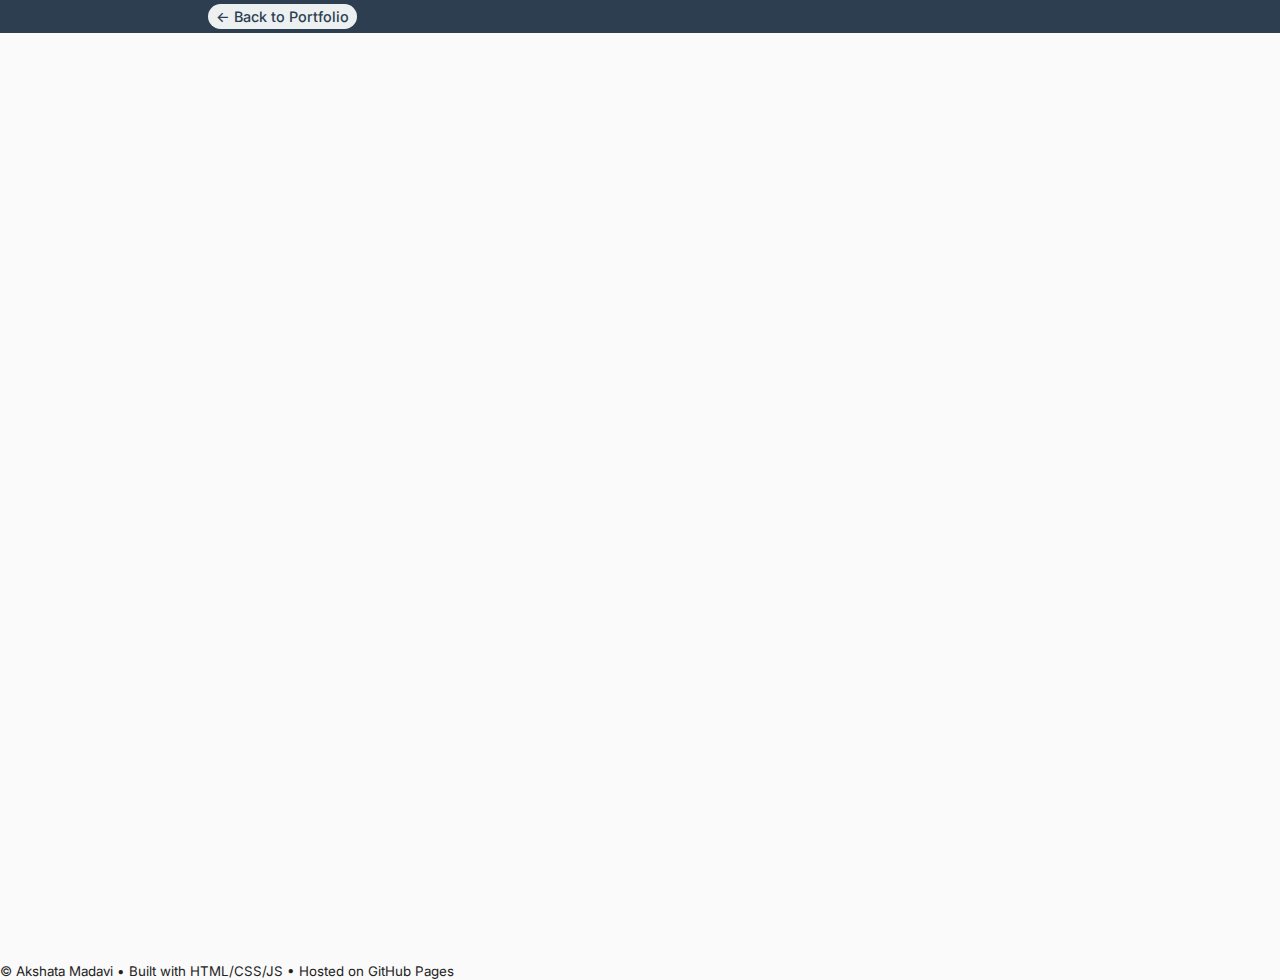
<file: resume/index.html>
<!DOCTYPE html>
<html lang="en">
<head>
  <meta charset="utf-8" />
  <meta name="viewport" content="width=device-width, initial-scale=1" />
  <title>Akshata Madavi • Resume</title>
  <meta name="description" content="Akshata Madavi – Data Engineer | ML Enthusiast | Resume" />
  <meta name="keywords" content="Akshata Madavi, Data Engineer, ML Enthusiast, Resume" />
  <meta name="author" content="Akshata Madavi" />
  <link rel="canonical" href="https://akshata4.github.io/resume" />
   <link rel="icon" href="../assets/akshata.jpeg" />
  <!-- Open Graph -->
  <meta property="og:title" content="Akshata Madavi • Resume" />
  <meta property="og:description" content="Data Engineer | ML Enthusiast | Resume" />
  <meta property="og:image" content="https://akshata4.github.io/assets/akshata.jpeg" />
  <meta property="og:url" content="https://akshata4.github.io/resume" />
  <meta property="og:type" content="website" />
  <!-- Twitter Card -->
  <meta name="twitter:card" content="summary_large_image" />
  <meta name="twitter:title" content="Akshata Madavi • Resume" />
  <meta name="twitter:description" content="Data Engineer | ML Enthusiast | Resume" />
  <meta name="twitter:image" content="https://akshata4.github.io/assets/akshata.jpeg" />
  <link rel="preconnect" href="https://fonts.googleapis.com">
  <link rel="preconnect" href="https://fonts.gstatic.com" crossorigin>
  <link href="https://fonts.googleapis.com/css2?family=Inter:wght@300;400;500;600;700&display=swap" rel="stylesheet">
   <link rel="stylesheet" href="../style.css" />
</head>
<body>
   <header class="site-header">
     <nav class="nav" role="tablist" aria-label="Portfolio sections">
       <a href="/" class="nav-link">← Back to Portfolio</a>
     </nav>
   </header>

  <main>
    <section id="resume" class="tab active" role="tabpanel" aria-labelledby="resume-tab">
      <h2>Resume</h2>
      <div class="resume-actions">
         <a class="btn" href="../assets/resume.pdf" download>Download PDF</a>
      </div>
      <div class="pdf-embed">
           <embed src="../assets/resume.pdf" type="application/pdf" />
      </div>
    </section>
  </main>

  <footer class="site-footer">
    <small>© <span id="year"></span> Akshata Madavi • Built with HTML/CSS/JS • Hosted on GitHub Pages</small>
  </footer>

   <script src="../script.js"></script>
</body>
</html>
</file>
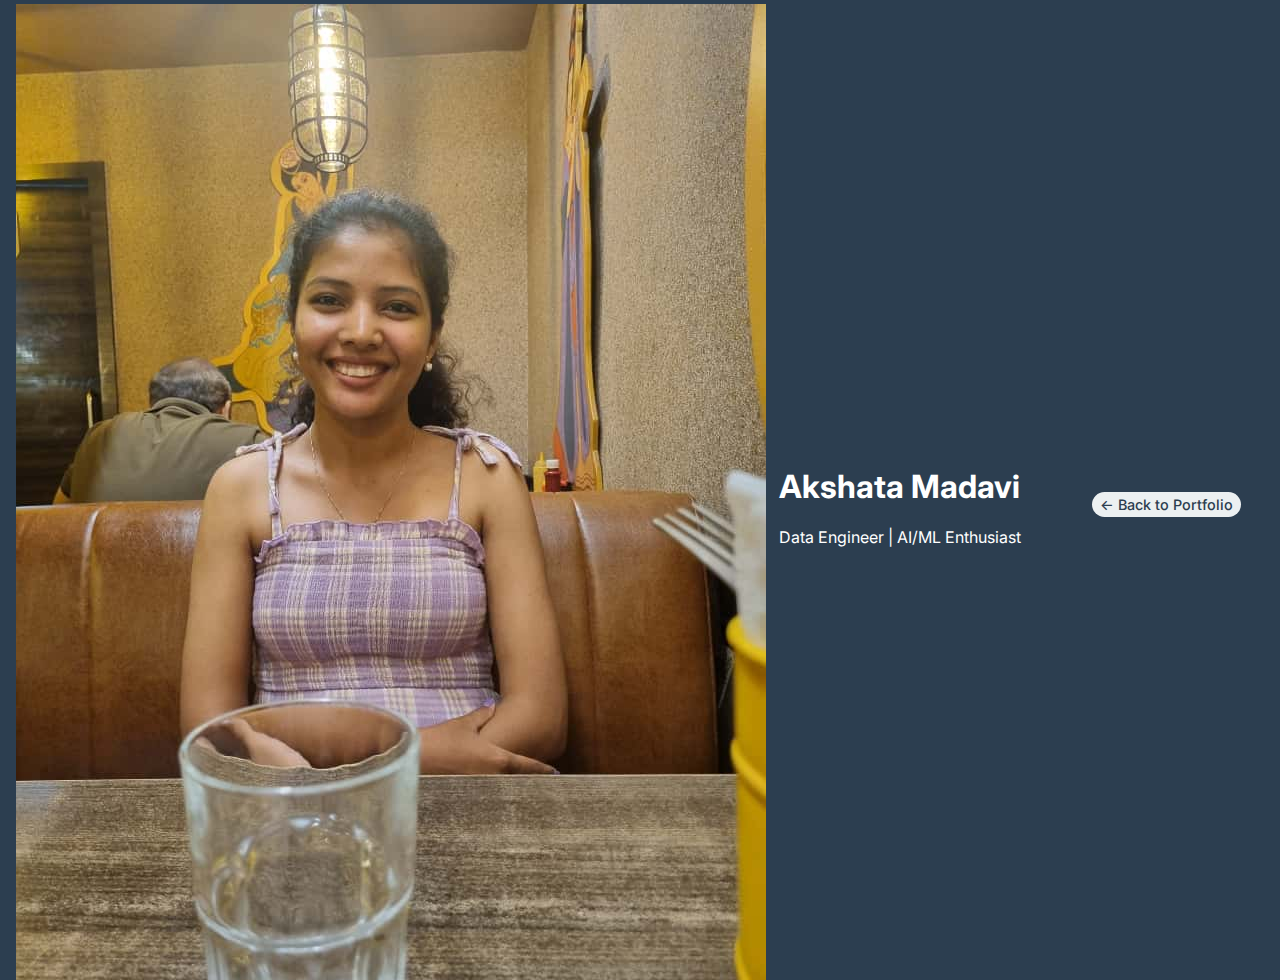
<file: resume.html>
<!DOCTYPE html>
<html lang="en">
<head>
  <meta charset="utf-8" />
  <meta name="viewport" content="width=device-width, initial-scale=1" />
  <title>Akshata Madavi • Resume</title>
  <meta name="description" content="Akshata Madavi – Data Engineer | ML Enthusiast | Resume" />
  <meta name="keywords" content="Akshata Madavi, Data Engineer, ML Enthusiast, Resume" />
  <meta name="author" content="Akshata Madavi" />
  <link rel="canonical" href="https://akshata4.github.io/resume" />
  <link rel="icon" href="assets/akshata.jpeg" />
  <!-- Open Graph -->
  <meta property="og:title" content="Akshata Madavi • Resume" />
  <meta property="og:description" content="Data Engineer | ML Enthusiast | Resume" />
  <meta property="og:image" content="https://akshata4.github.io/assets/akshata.jpeg" />
  <meta property="og:url" content="https://akshata4.github.io/resume" />
  <meta property="og:type" content="website" />
  <!-- Twitter Card -->
  <meta name="twitter:card" content="summary_large_image" />
  <meta name="twitter:title" content="Akshata Madavi • Resume" />
  <meta name="twitter:description" content="Data Engineer | ML Enthusiast | Resume" />
  <meta name="twitter:image" content="https://akshata4.github.io/assets/akshata.jpeg" />
  <link rel="preconnect" href="https://fonts.googleapis.com">
  <link rel="preconnect" href="https://fonts.gstatic.com" crossorigin>
  <link href="https://fonts.googleapis.com/css2?family=Inter:wght@300;400;500;600;700&display=swap" rel="stylesheet">
  <link rel="stylesheet" href="style.css" />
</head>
<body>
  <header class="site-header">
    <div class="brand">
      <img class="avatar" src="assets/akshata.jpeg" alt="Akshata headshot" />
      <div>
        <h1 class="name">Akshata Madavi</h1>
        <p class="tagline">Data Engineer | AI/ML Enthusiast</p>
      </div>
    </div>
    <nav class="nav" role="tablist" aria-label="Portfolio sections">
      <a href="/" class="nav-link">← Back to Portfolio</a>
    </nav>
  </header>

  <main>
    <section id="resume" class="tab active" role="tabpanel" aria-labelledby="resume-tab">
      <h2>Resume</h2>
      <div class="resume-actions">
        <a class="btn" href="assets/Resume_Akshata_Data_Engineer.pdf" download>Download PDF</a>
      </div>
      <div class="pdf-embed">
        <embed src="assets/Resume_Akshata_Data_Engineer.pdf" type="application/pdf" />
      </div>
    </section>
  </main>

  <footer class="site-footer">
    <small>© <span id="year"></span> Akshata Madavi • Built with HTML/CSS/JS • Hosted on GitHub Pages</small>
  </footer>

  <script src="script.js"></script>
</body>
</html>
</file>
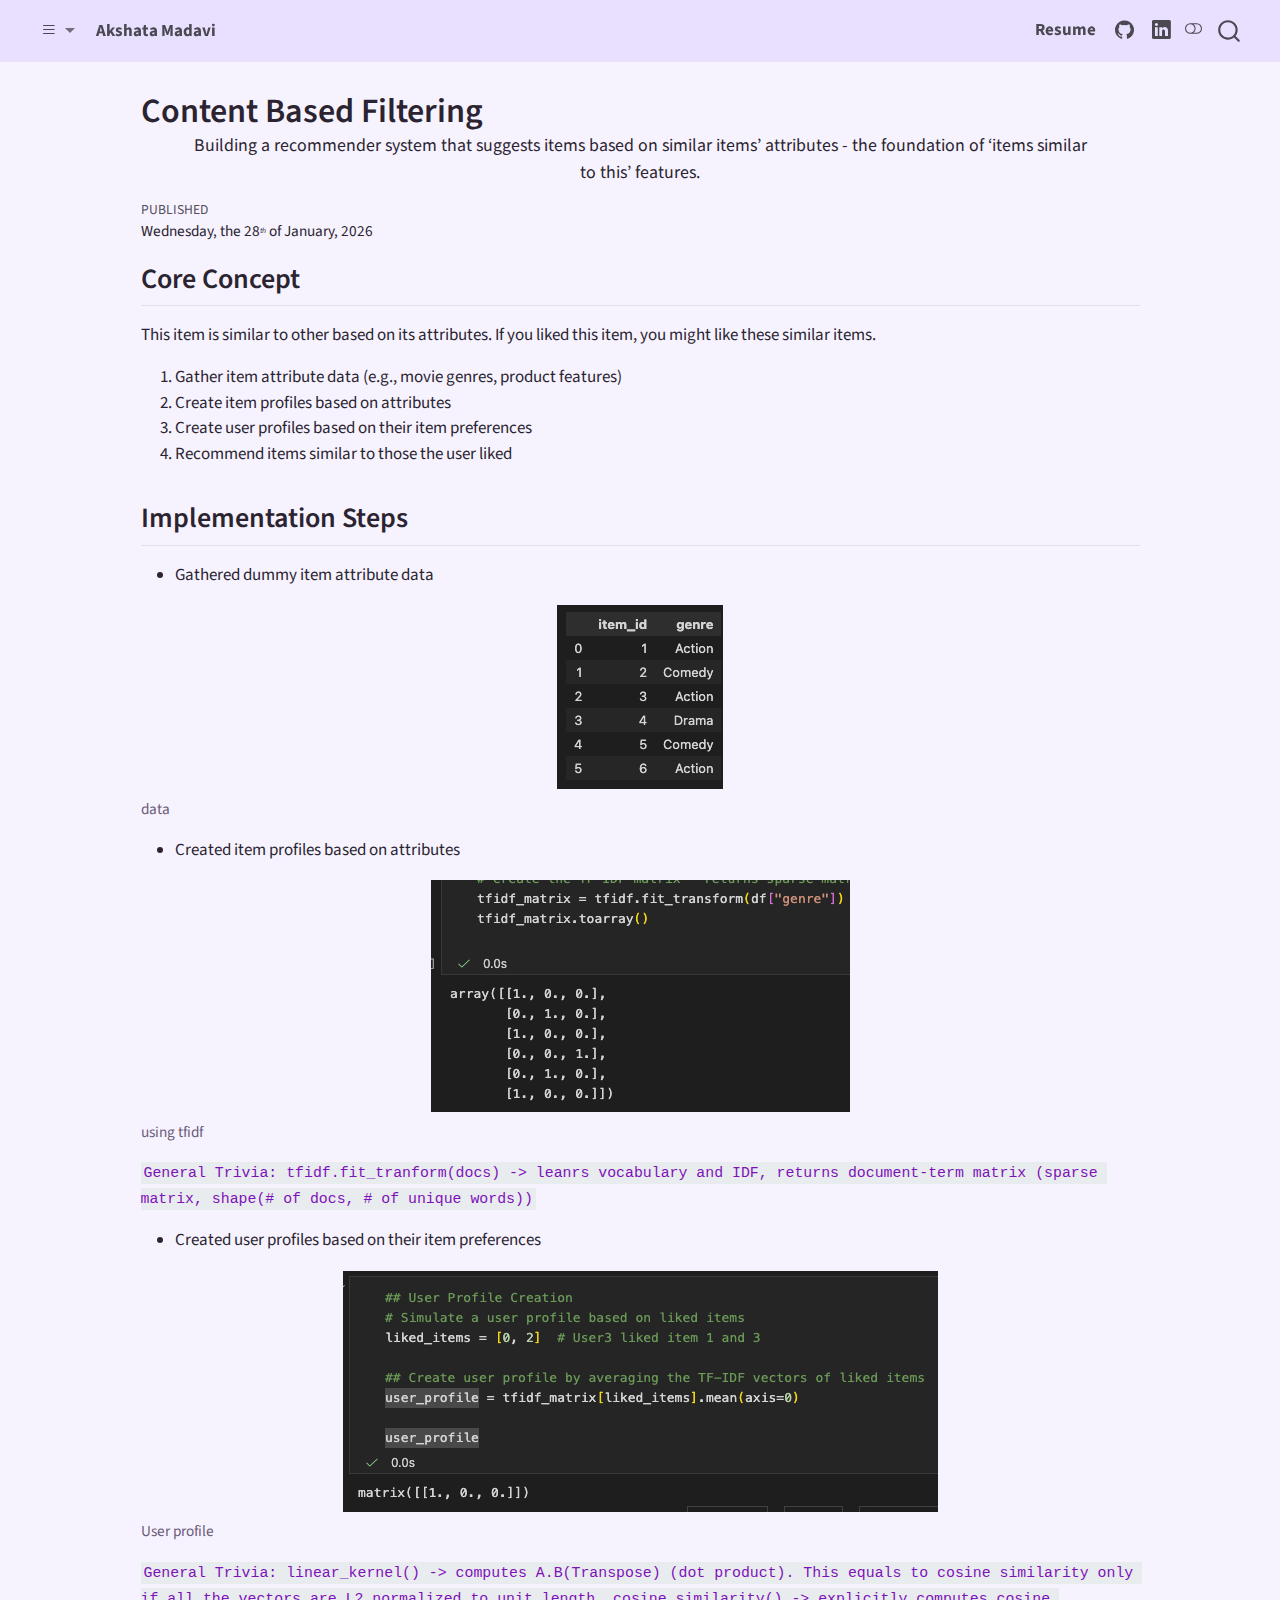
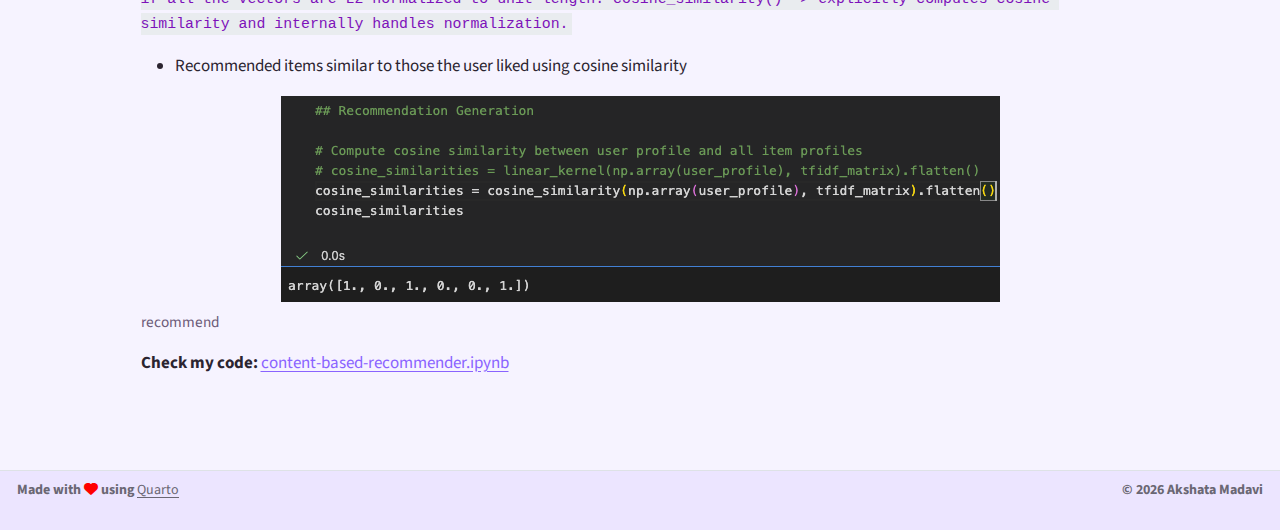
<file: study/content-based.html>
<!DOCTYPE html>
<html xmlns="http://www.w3.org/1999/xhtml" lang="en-GB" xml:lang="en-GB"><head>

<meta charset="utf-8">
<meta name="generator" content="quarto-1.8.27">

<meta name="viewport" content="width=device-width, initial-scale=1.0, user-scalable=yes">

<meta name="description" content="Building a recommender system that suggests items based on similar items’ attributes - the foundation of ‘items similar to this’ features.">

<title>Content Based Filtering</title>
<style>
code{white-space: pre-wrap;}
span.smallcaps{font-variant: small-caps;}
div.columns{display: flex; gap: min(4vw, 1.5em);}
div.column{flex: auto; overflow-x: auto;}
div.hanging-indent{margin-left: 1.5em; text-indent: -1.5em;}
ul.task-list{list-style: none;}
ul.task-list li input[type="checkbox"] {
  width: 0.8em;
  margin: 0 0.8em 0.2em -1em; /* quarto-specific, see https://github.com/quarto-dev/quarto-cli/issues/4556 */ 
  vertical-align: middle;
}
</style>


<script src="../site_libs/quarto-nav/quarto-nav.js"></script>
<script src="../site_libs/quarto-nav/headroom.min.js"></script>
<script src="../site_libs/clipboard/clipboard.min.js"></script>
<script src="../site_libs/quarto-search/autocomplete.umd.js"></script>
<script src="../site_libs/quarto-search/fuse.min.js"></script>
<script src="../site_libs/quarto-search/quarto-search.js"></script>
<meta name="quarto:offset" content="../">
<script src="../site_libs/quarto-html/quarto.js" type="module"></script>
<script src="../site_libs/quarto-html/tabsets/tabsets.js" type="module"></script>
<script src="../site_libs/quarto-html/axe/axe-check.js" type="module"></script>
<script src="../site_libs/quarto-html/popper.min.js"></script>
<script src="../site_libs/quarto-html/tippy.umd.min.js"></script>
<script src="../site_libs/quarto-html/anchor.min.js"></script>
<link href="../site_libs/quarto-html/tippy.css" rel="stylesheet">
<link href="../site_libs/quarto-html/quarto-syntax-highlighting-8b4baf804e461d9b72633f0de59a0cac.css" rel="stylesheet" class="quarto-color-scheme" id="quarto-text-highlighting-styles">
<link href="../site_libs/quarto-html/quarto-syntax-highlighting-dark-f1aadacce99040138bbb613f9330654f.css" rel="stylesheet" class="quarto-color-scheme quarto-color-alternate" id="quarto-text-highlighting-styles">
<link href="../site_libs/quarto-html/quarto-syntax-highlighting-8b4baf804e461d9b72633f0de59a0cac.css" rel="stylesheet" class="quarto-color-scheme-extra" id="quarto-text-highlighting-styles">
<script src="../site_libs/bootstrap/bootstrap.min.js"></script>
<link href="../site_libs/bootstrap/bootstrap-icons.css" rel="stylesheet">
<link href="../site_libs/bootstrap/bootstrap-158753d054d689b5571260288fdf650a.min.css" rel="stylesheet" append-hash="true" class="quarto-color-scheme" id="quarto-bootstrap" data-mode="light">
<link href="../site_libs/bootstrap/bootstrap-dark-8bb3cef3b392e5bcb8cb2bec3e978969.min.css" rel="stylesheet" append-hash="true" class="quarto-color-scheme quarto-color-alternate" id="quarto-bootstrap" data-mode="dark">
<link href="../site_libs/bootstrap/bootstrap-158753d054d689b5571260288fdf650a.min.css" rel="stylesheet" append-hash="true" class="quarto-color-scheme-extra" id="quarto-bootstrap" data-mode="light">
<script src="../site_libs/quarto-contrib/glightbox/glightbox.min.js"></script>
<link href="../site_libs/quarto-contrib/glightbox/glightbox.min.css" rel="stylesheet">
<link href="../site_libs/quarto-contrib/glightbox/lightbox.css" rel="stylesheet">
<script id="quarto-search-options" type="application/json">{
  "location": "navbar",
  "copy-button": false,
  "collapse-after": 3,
  "panel-placement": "end",
  "type": "overlay",
  "limit": 50,
  "keyboard-shortcut": [
    "f",
    "/",
    "s"
  ],
  "show-item-context": false,
  "language": {
    "search-no-results-text": "No results",
    "search-matching-documents-text": "matching documents",
    "search-copy-link-title": "Copy link to search",
    "search-hide-matches-text": "Hide additional matches",
    "search-more-match-text": "more match in this document",
    "search-more-matches-text": "more matches in this document",
    "search-clear-button-title": "Clear",
    "search-text-placeholder": "",
    "search-detached-cancel-button-title": "Cancel",
    "search-submit-button-title": "Submit",
    "search-label": "Search"
  }
}</script>
<link rel="stylesheet" href="https://cdnjs.cloudflare.com/ajax/libs/font-awesome/6.5.1/css/all.min.css">


</head>

<body class="nav-fixed fullcontent quarto-light"><script id="quarto-html-before-body" type="application/javascript">
    const toggleBodyColorMode = (bsSheetEl) => {
      const mode = bsSheetEl.getAttribute("data-mode");
      const bodyEl = window.document.querySelector("body");
      if (mode === "dark") {
        bodyEl.classList.add("quarto-dark");
        bodyEl.classList.remove("quarto-light");
      } else {
        bodyEl.classList.add("quarto-light");
        bodyEl.classList.remove("quarto-dark");
      }
    }
    const toggleBodyColorPrimary = () => {
      const bsSheetEl = window.document.querySelector("link#quarto-bootstrap:not([rel=disabled-stylesheet])");
      if (bsSheetEl) {
        toggleBodyColorMode(bsSheetEl);
      }
    }
    const setColorSchemeToggle = (alternate) => {
      const toggles = window.document.querySelectorAll('.quarto-color-scheme-toggle');
      for (let i=0; i < toggles.length; i++) {
        const toggle = toggles[i];
        if (toggle) {
          if (alternate) {
            toggle.classList.add("alternate");
          } else {
            toggle.classList.remove("alternate");
          }
        }
      }
    };
    const toggleColorMode = (alternate) => {
      // Switch the stylesheets
      const primaryStylesheets = window.document.querySelectorAll('link.quarto-color-scheme:not(.quarto-color-alternate)');
      const alternateStylesheets = window.document.querySelectorAll('link.quarto-color-scheme.quarto-color-alternate');
      manageTransitions('#quarto-margin-sidebar .nav-link', false);
      if (alternate) {
        // note: dark is layered on light, we don't disable primary!
        enableStylesheet(alternateStylesheets);
        for (const sheetNode of alternateStylesheets) {
          if (sheetNode.id === "quarto-bootstrap") {
            toggleBodyColorMode(sheetNode);
          }
        }
      } else {
        disableStylesheet(alternateStylesheets);
        enableStylesheet(primaryStylesheets)
        toggleBodyColorPrimary();
      }
      manageTransitions('#quarto-margin-sidebar .nav-link', true);
      // Switch the toggles
      setColorSchemeToggle(alternate)
      // Hack to workaround the fact that safari doesn't
      // properly recolor the scrollbar when toggling (#1455)
      if (navigator.userAgent.indexOf('Safari') > 0 && navigator.userAgent.indexOf('Chrome') == -1) {
        manageTransitions("body", false);
        window.scrollTo(0, 1);
        setTimeout(() => {
          window.scrollTo(0, 0);
          manageTransitions("body", true);
        }, 40);
      }
    }
    const disableStylesheet = (stylesheets) => {
      for (let i=0; i < stylesheets.length; i++) {
        const stylesheet = stylesheets[i];
        stylesheet.rel = 'disabled-stylesheet';
      }
    }
    const enableStylesheet = (stylesheets) => {
      for (let i=0; i < stylesheets.length; i++) {
        const stylesheet = stylesheets[i];
        if(stylesheet.rel !== 'stylesheet') { // for Chrome, which will still FOUC without this check
          stylesheet.rel = 'stylesheet';
        }
      }
    }
    const manageTransitions = (selector, allowTransitions) => {
      const els = window.document.querySelectorAll(selector);
      for (let i=0; i < els.length; i++) {
        const el = els[i];
        if (allowTransitions) {
          el.classList.remove('notransition');
        } else {
          el.classList.add('notransition');
        }
      }
    }
    const isFileUrl = () => {
      return window.location.protocol === 'file:';
    }
    const hasAlternateSentinel = () => {
      let styleSentinel = getColorSchemeSentinel();
      if (styleSentinel !== null) {
        return styleSentinel === "alternate";
      } else {
        return false;
      }
    }
    const setStyleSentinel = (alternate) => {
      const value = alternate ? "alternate" : "default";
      if (!isFileUrl()) {
        window.localStorage.setItem("quarto-color-scheme", value);
      } else {
        localAlternateSentinel = value;
      }
    }
    const getColorSchemeSentinel = () => {
      if (!isFileUrl()) {
        const storageValue = window.localStorage.getItem("quarto-color-scheme");
        return storageValue != null ? storageValue : localAlternateSentinel;
      } else {
        return localAlternateSentinel;
      }
    }
    const toggleGiscusIfUsed = (isAlternate, darkModeDefault) => {
      const baseTheme = document.querySelector('#giscus-base-theme')?.value ?? 'light';
      const alternateTheme = document.querySelector('#giscus-alt-theme')?.value ?? 'dark';
      let newTheme = '';
      if(authorPrefersDark) {
        newTheme = isAlternate ? baseTheme : alternateTheme;
      } else {
        newTheme = isAlternate ? alternateTheme : baseTheme;
      }
      const changeGiscusTheme = () => {
        // From: https://github.com/giscus/giscus/issues/336
        const sendMessage = (message) => {
          const iframe = document.querySelector('iframe.giscus-frame');
          if (!iframe) return;
          iframe.contentWindow.postMessage({ giscus: message }, 'https://giscus.app');
        }
        sendMessage({
          setConfig: {
            theme: newTheme
          }
        });
      }
      const isGiscussLoaded = window.document.querySelector('iframe.giscus-frame') !== null;
      if (isGiscussLoaded) {
        changeGiscusTheme();
      }
    };
    const authorPrefersDark = false;
    const darkModeDefault = authorPrefersDark;
      document.querySelector('link#quarto-text-highlighting-styles.quarto-color-scheme-extra').rel = 'disabled-stylesheet';
      document.querySelector('link#quarto-bootstrap.quarto-color-scheme-extra').rel = 'disabled-stylesheet';
    let localAlternateSentinel = darkModeDefault ? 'alternate' : 'default';
    // Dark / light mode switch
    window.quartoToggleColorScheme = () => {
      // Read the current dark / light value
      let toAlternate = !hasAlternateSentinel();
      toggleColorMode(toAlternate);
      setStyleSentinel(toAlternate);
      toggleGiscusIfUsed(toAlternate, darkModeDefault);
      window.dispatchEvent(new Event('resize'));
    };
    // Switch to dark mode if need be
    if (hasAlternateSentinel()) {
      toggleColorMode(true);
    } else {
      toggleColorMode(false);
    }
  </script>

<div id="quarto-search-results"></div>
  <header id="quarto-header" class="headroom fixed-top">
    <nav class="navbar navbar-expand-lg " data-bs-theme="dark">
      <div class="navbar-container container-fluid">
            <div id="quarto-search" class="" title="Search"></div>
          <button class="navbar-toggler" type="button" data-bs-toggle="collapse" data-bs-target="#navbarCollapse" aria-controls="navbarCollapse" role="menu" aria-expanded="false" aria-label="Toggle navigation" onclick="if (window.quartoToggleHeadroom) { window.quartoToggleHeadroom(); }">
  <span class="navbar-toggler-icon"></span>
</button>
          <div class="collapse navbar-collapse" id="navbarCollapse">
            <ul class="navbar-nav navbar-nav-scroll me-auto">
  <li class="nav-item dropdown ">
    <a class="nav-link dropdown-toggle" href="#" id="nav-menu-bi-list" role="link" data-bs-toggle="dropdown" aria-expanded="false">
      <i class="bi bi-list" role="img" aria-label="Sections">
</i> 
 <span class="menu-text"></span>
    </a>
    <ul class="dropdown-menu" aria-labelledby="nav-menu-bi-list">    
        <li>
    <a class="dropdown-item" href="../index.html#experience">
 <span class="dropdown-text">Experience</span></a>
  </li>  
        <li>
    <a class="dropdown-item" href="../index.html#education">
 <span class="dropdown-text">Education</span></a>
  </li>  
        <li>
    <a class="dropdown-item" href="../index.html#projects">
 <span class="dropdown-text">Projects</span></a>
  </li>  
        <li>
    <a class="dropdown-item" href="../index.html#blogs">
 <span class="dropdown-text">Blogs</span></a>
  </li>  
        <li>
    <a class="dropdown-item" href="../study/index.html">
 <span class="dropdown-text">What I Learned Today</span></a>
  </li>  
    </ul>
  </li>
  <li class="nav-item">
    <a class="nav-link" href="../index.html"> 
<span class="menu-text"><b>Akshata Madavi</b></span></a>
  </li>  
</ul>
            <ul class="navbar-nav navbar-nav-scroll ms-auto">
  <li class="nav-item">
    <a class="nav-link" href="../assets/resume.pdf"> 
<span class="menu-text"><b>Resume</b></span></a>
  </li>  
  <li class="nav-item compact">
    <a class="nav-link" href="https://github.com/akshata4"> <i class="bi bi-github" role="img" aria-label="GitHub">
</i> 
<span class="menu-text"></span></a>
  </li>  
  <li class="nav-item compact">
    <a class="nav-link" href="https://www.linkedin.com/in/akshata-madavi/"> <i class="bi bi-linkedin" role="img" aria-label="LinkedIn">
</i> 
<span class="menu-text"></span></a>
  </li>  
</ul>
          </div> <!-- /navcollapse -->
            <div class="quarto-navbar-tools">
  <a href="" class="quarto-color-scheme-toggle quarto-navigation-tool  px-1" onclick="window.quartoToggleColorScheme(); return false;" title="Toggle dark mode"><i class="bi"></i></a>
</div>
      </div> <!-- /container-fluid -->
    </nav>
</header>
<!-- content -->
<div id="quarto-content" class="quarto-container page-columns page-rows-contents page-layout-article page-navbar">
<!-- sidebar -->
<!-- margin-sidebar -->
    
<!-- main -->
<main class="content" id="quarto-document-content">


<header id="title-block-header" class="quarto-title-block default">
<div class="quarto-title">
<h1 class="title">Content Based Filtering</h1>
</div>

<div>
  <div class="description">
    Building a recommender system that suggests items based on similar items’ attributes - the foundation of ‘items similar to this’ features.
  </div>
</div>


<div class="quarto-title-meta">

    
    <div>
    <div class="quarto-title-meta-heading">Published</div>
    <div class="quarto-title-meta-contents">
      <p class="date">Wednesday, the 28th of January, 2026</p>
    </div>
  </div>
  
    
  </div>
  


</header>


<section id="core-concept" class="level2">
<h2 class="anchored" data-anchor-id="core-concept">Core Concept</h2>
<p>This item is similar to other based on its attributes. If you liked this item, you might like these similar items.</p>
<ol type="1">
<li>Gather item attribute data (e.g., movie genres, product features)</li>
<li>Create item profiles based on attributes</li>
<li>Create user profiles based on their item preferences</li>
<li>Recommend items similar to those the user liked</li>
</ol>
</section>
<section id="implementation-steps" class="level2">
<h2 class="anchored" data-anchor-id="implementation-steps">Implementation Steps</h2>
<ul>
<li>Gathered dummy item attribute data</li>
</ul>
<div class="quarto-figure quarto-figure-center">
<figure class="figure">
<p><a href="image-3.png" class="lightbox" data-gallery="quarto-lightbox-gallery-1" title="data"><img src="image-3.png" class="img-fluid figure-img" alt="data"></a></p>
<figcaption>data</figcaption>
</figure>
</div>
<ul>
<li>Created item profiles based on attributes</li>
</ul>
<div class="quarto-figure quarto-figure-center">
<figure class="figure">
<p><a href="image-4.png" class="lightbox" data-gallery="quarto-lightbox-gallery-2" title="using tfidf"><img src="image-4.png" class="img-fluid figure-img" alt="using tfidf"></a></p>
<figcaption>using tfidf</figcaption>
</figure>
</div>
<p><code>General Trivia: tfidf.fit_tranform(docs) -&gt; leanrs vocabulary and IDF, returns document-term matrix (sparse matrix, shape(# of docs, # of unique words))</code></p>
<ul>
<li>Created user profiles based on their item preferences</li>
</ul>
<div class="quarto-figure quarto-figure-center">
<figure class="figure">
<p><a href="image-5.png" class="lightbox" data-gallery="quarto-lightbox-gallery-3" title="User profile"><img src="image-5.png" class="img-fluid figure-img" alt="User profile"></a></p>
<figcaption>User profile</figcaption>
</figure>
</div>
<p><code>General Trivia: linear_kernel() -&gt; computes A.B(Transpose) (dot product). This equals to cosine similarity only if all the vectors are L2 normalized to unit length. cosine_similarity() -&gt; explicitly computes cosine similarity and internally handles normalization.</code></p>
<ul>
<li>Recommended items similar to those the user liked using cosine similarity</li>
</ul>
<div class="quarto-figure quarto-figure-center">
<figure class="figure">
<p><a href="image-6.png" class="lightbox" data-gallery="quarto-lightbox-gallery-4" title="recommend"><img src="image-6.png" class="img-fluid figure-img" alt="recommend"></a></p>
<figcaption>recommend</figcaption>
</figure>
</div>
<p><strong>Check my code:</strong> <a href="https://github.com/Akshata4/how-recommenders-work/blob/main/content-based.ipynb">content-based-recommender.ipynb</a></p>


</section>

</main> <!-- /main -->
<script id="quarto-html-after-body" type="application/javascript">
  window.document.addEventListener("DOMContentLoaded", function (event) {
    // Ensure there is a toggle, if there isn't float one in the top right
    if (window.document.querySelector('.quarto-color-scheme-toggle') === null) {
      const a = window.document.createElement('a');
      a.classList.add('top-right');
      a.classList.add('quarto-color-scheme-toggle');
      a.href = "";
      a.onclick = function() { try { window.quartoToggleColorScheme(); } catch {} return false; };
      const i = window.document.createElement("i");
      i.classList.add('bi');
      a.appendChild(i);
      window.document.body.appendChild(a);
    }
    setColorSchemeToggle(hasAlternateSentinel())
    const icon = "";
    const anchorJS = new window.AnchorJS();
    anchorJS.options = {
      placement: 'right',
      icon: icon
    };
    anchorJS.add('.anchored');
    const isCodeAnnotation = (el) => {
      for (const clz of el.classList) {
        if (clz.startsWith('code-annotation-')) {                     
          return true;
        }
      }
      return false;
    }
    const onCopySuccess = function(e) {
      // button target
      const button = e.trigger;
      // don't keep focus
      button.blur();
      // flash "checked"
      button.classList.add('code-copy-button-checked');
      var currentTitle = button.getAttribute("title");
      button.setAttribute("title", "Copied!");
      let tooltip;
      if (window.bootstrap) {
        button.setAttribute("data-bs-toggle", "tooltip");
        button.setAttribute("data-bs-placement", "left");
        button.setAttribute("data-bs-title", "Copied!");
        tooltip = new bootstrap.Tooltip(button, 
          { trigger: "manual", 
            customClass: "code-copy-button-tooltip",
            offset: [0, -8]});
        tooltip.show();    
      }
      setTimeout(function() {
        if (tooltip) {
          tooltip.hide();
          button.removeAttribute("data-bs-title");
          button.removeAttribute("data-bs-toggle");
          button.removeAttribute("data-bs-placement");
        }
        button.setAttribute("title", currentTitle);
        button.classList.remove('code-copy-button-checked');
      }, 1000);
      // clear code selection
      e.clearSelection();
    }
    const getTextToCopy = function(trigger) {
      const outerScaffold = trigger.parentElement.cloneNode(true);
      const codeEl = outerScaffold.querySelector('code');
      for (const childEl of codeEl.children) {
        if (isCodeAnnotation(childEl)) {
          childEl.remove();
        }
      }
      return codeEl.innerText;
    }
    const clipboard = new window.ClipboardJS('.code-copy-button:not([data-in-quarto-modal])', {
      text: getTextToCopy
    });
    clipboard.on('success', onCopySuccess);
    if (window.document.getElementById('quarto-embedded-source-code-modal')) {
      const clipboardModal = new window.ClipboardJS('.code-copy-button[data-in-quarto-modal]', {
        text: getTextToCopy,
        container: window.document.getElementById('quarto-embedded-source-code-modal')
      });
      clipboardModal.on('success', onCopySuccess);
    }
    const viewSource = window.document.getElementById('quarto-view-source') ||
                       window.document.getElementById('quarto-code-tools-source');
    if (viewSource) {
      const sourceUrl = viewSource.getAttribute("data-quarto-source-url");
      viewSource.addEventListener("click", function(e) {
        if (sourceUrl) {
          // rstudio viewer pane
          if (/\bcapabilities=\b/.test(window.location)) {
            window.open(sourceUrl);
          } else {
            window.location.href = sourceUrl;
          }
        } else {
          const modal = new bootstrap.Modal(document.getElementById('quarto-embedded-source-code-modal'));
          modal.show();
        }
        return false;
      });
    }
    function toggleCodeHandler(show) {
      return function(e) {
        const detailsSrc = window.document.querySelectorAll(".cell > details > .sourceCode");
        for (let i=0; i<detailsSrc.length; i++) {
          const details = detailsSrc[i].parentElement;
          if (show) {
            details.open = true;
          } else {
            details.removeAttribute("open");
          }
        }
        const cellCodeDivs = window.document.querySelectorAll(".cell > .sourceCode");
        const fromCls = show ? "hidden" : "unhidden";
        const toCls = show ? "unhidden" : "hidden";
        for (let i=0; i<cellCodeDivs.length; i++) {
          const codeDiv = cellCodeDivs[i];
          if (codeDiv.classList.contains(fromCls)) {
            codeDiv.classList.remove(fromCls);
            codeDiv.classList.add(toCls);
          } 
        }
        return false;
      }
    }
    const hideAllCode = window.document.getElementById("quarto-hide-all-code");
    if (hideAllCode) {
      hideAllCode.addEventListener("click", toggleCodeHandler(false));
    }
    const showAllCode = window.document.getElementById("quarto-show-all-code");
    if (showAllCode) {
      showAllCode.addEventListener("click", toggleCodeHandler(true));
    }
      var localhostRegex = new RegExp(/^(?:http|https):\/\/localhost\:?[0-9]*\//);
      var mailtoRegex = new RegExp(/^mailto:/);
        var filterRegex = new RegExp("https:\/\/Akshata4\.github\.io\/akshata4\.github\.io\/");
      var isInternal = (href) => {
          return filterRegex.test(href) || localhostRegex.test(href) || mailtoRegex.test(href);
      }
      // Inspect non-navigation links and adorn them if external
     var links = window.document.querySelectorAll('a[href]:not(.nav-link):not(.navbar-brand):not(.toc-action):not(.sidebar-link):not(.sidebar-item-toggle):not(.pagination-link):not(.no-external):not([aria-hidden]):not(.dropdown-item):not(.quarto-navigation-tool):not(.about-link)');
      for (var i=0; i<links.length; i++) {
        const link = links[i];
        if (!isInternal(link.href)) {
          // undo the damage that might have been done by quarto-nav.js in the case of
          // links that we want to consider external
          if (link.dataset.originalHref !== undefined) {
            link.href = link.dataset.originalHref;
          }
            // target, if specified
            link.setAttribute("target", "_blank");
            if (link.getAttribute("rel") === null) {
              link.setAttribute("rel", "noopener");
            }
        }
      }
    function tippyHover(el, contentFn, onTriggerFn, onUntriggerFn) {
      const config = {
        allowHTML: true,
        maxWidth: 500,
        delay: 100,
        arrow: false,
        appendTo: function(el) {
            return el.parentElement;
        },
        interactive: true,
        interactiveBorder: 10,
        theme: 'quarto',
        placement: 'bottom-start',
      };
      if (contentFn) {
        config.content = contentFn;
      }
      if (onTriggerFn) {
        config.onTrigger = onTriggerFn;
      }
      if (onUntriggerFn) {
        config.onUntrigger = onUntriggerFn;
      }
      window.tippy(el, config); 
    }
    const noterefs = window.document.querySelectorAll('a[role="doc-noteref"]');
    for (var i=0; i<noterefs.length; i++) {
      const ref = noterefs[i];
      tippyHover(ref, function() {
        // use id or data attribute instead here
        let href = ref.getAttribute('data-footnote-href') || ref.getAttribute('href');
        try { href = new URL(href).hash; } catch {}
        const id = href.replace(/^#\/?/, "");
        const note = window.document.getElementById(id);
        if (note) {
          return note.innerHTML;
        } else {
          return "";
        }
      });
    }
    const xrefs = window.document.querySelectorAll('a.quarto-xref');
    const processXRef = (id, note) => {
      // Strip column container classes
      const stripColumnClz = (el) => {
        el.classList.remove("page-full", "page-columns");
        if (el.children) {
          for (const child of el.children) {
            stripColumnClz(child);
          }
        }
      }
      stripColumnClz(note)
      if (id === null || id.startsWith('sec-')) {
        // Special case sections, only their first couple elements
        const container = document.createElement("div");
        if (note.children && note.children.length > 2) {
          container.appendChild(note.children[0].cloneNode(true));
          for (let i = 1; i < note.children.length; i++) {
            const child = note.children[i];
            if (child.tagName === "P" && child.innerText === "") {
              continue;
            } else {
              container.appendChild(child.cloneNode(true));
              break;
            }
          }
          if (window.Quarto?.typesetMath) {
            window.Quarto.typesetMath(container);
          }
          return container.innerHTML
        } else {
          if (window.Quarto?.typesetMath) {
            window.Quarto.typesetMath(note);
          }
          return note.innerHTML;
        }
      } else {
        // Remove any anchor links if they are present
        const anchorLink = note.querySelector('a.anchorjs-link');
        if (anchorLink) {
          anchorLink.remove();
        }
        if (window.Quarto?.typesetMath) {
          window.Quarto.typesetMath(note);
        }
        if (note.classList.contains("callout")) {
          return note.outerHTML;
        } else {
          return note.innerHTML;
        }
      }
    }
    for (var i=0; i<xrefs.length; i++) {
      const xref = xrefs[i];
      tippyHover(xref, undefined, function(instance) {
        instance.disable();
        let url = xref.getAttribute('href');
        let hash = undefined; 
        if (url.startsWith('#')) {
          hash = url;
        } else {
          try { hash = new URL(url).hash; } catch {}
        }
        if (hash) {
          const id = hash.replace(/^#\/?/, "");
          const note = window.document.getElementById(id);
          if (note !== null) {
            try {
              const html = processXRef(id, note.cloneNode(true));
              instance.setContent(html);
            } finally {
              instance.enable();
              instance.show();
            }
          } else {
            // See if we can fetch this
            fetch(url.split('#')[0])
            .then(res => res.text())
            .then(html => {
              const parser = new DOMParser();
              const htmlDoc = parser.parseFromString(html, "text/html");
              const note = htmlDoc.getElementById(id);
              if (note !== null) {
                const html = processXRef(id, note);
                instance.setContent(html);
              } 
            }).finally(() => {
              instance.enable();
              instance.show();
            });
          }
        } else {
          // See if we can fetch a full url (with no hash to target)
          // This is a special case and we should probably do some content thinning / targeting
          fetch(url)
          .then(res => res.text())
          .then(html => {
            const parser = new DOMParser();
            const htmlDoc = parser.parseFromString(html, "text/html");
            const note = htmlDoc.querySelector('main.content');
            if (note !== null) {
              // This should only happen for chapter cross references
              // (since there is no id in the URL)
              // remove the first header
              if (note.children.length > 0 && note.children[0].tagName === "HEADER") {
                note.children[0].remove();
              }
              const html = processXRef(null, note);
              instance.setContent(html);
            } 
          }).finally(() => {
            instance.enable();
            instance.show();
          });
        }
      }, function(instance) {
      });
    }
        let selectedAnnoteEl;
        const selectorForAnnotation = ( cell, annotation) => {
          let cellAttr = 'data-code-cell="' + cell + '"';
          let lineAttr = 'data-code-annotation="' +  annotation + '"';
          const selector = 'span[' + cellAttr + '][' + lineAttr + ']';
          return selector;
        }
        const selectCodeLines = (annoteEl) => {
          const doc = window.document;
          const targetCell = annoteEl.getAttribute("data-target-cell");
          const targetAnnotation = annoteEl.getAttribute("data-target-annotation");
          const annoteSpan = window.document.querySelector(selectorForAnnotation(targetCell, targetAnnotation));
          const lines = annoteSpan.getAttribute("data-code-lines").split(",");
          const lineIds = lines.map((line) => {
            return targetCell + "-" + line;
          })
          let top = null;
          let height = null;
          let parent = null;
          if (lineIds.length > 0) {
              //compute the position of the single el (top and bottom and make a div)
              const el = window.document.getElementById(lineIds[0]);
              top = el.offsetTop;
              height = el.offsetHeight;
              parent = el.parentElement.parentElement;
            if (lineIds.length > 1) {
              const lastEl = window.document.getElementById(lineIds[lineIds.length - 1]);
              const bottom = lastEl.offsetTop + lastEl.offsetHeight;
              height = bottom - top;
            }
            if (top !== null && height !== null && parent !== null) {
              // cook up a div (if necessary) and position it 
              let div = window.document.getElementById("code-annotation-line-highlight");
              if (div === null) {
                div = window.document.createElement("div");
                div.setAttribute("id", "code-annotation-line-highlight");
                div.style.position = 'absolute';
                parent.appendChild(div);
              }
              div.style.top = top - 2 + "px";
              div.style.height = height + 4 + "px";
              div.style.left = 0;
              let gutterDiv = window.document.getElementById("code-annotation-line-highlight-gutter");
              if (gutterDiv === null) {
                gutterDiv = window.document.createElement("div");
                gutterDiv.setAttribute("id", "code-annotation-line-highlight-gutter");
                gutterDiv.style.position = 'absolute';
                const codeCell = window.document.getElementById(targetCell);
                const gutter = codeCell.querySelector('.code-annotation-gutter');
                gutter.appendChild(gutterDiv);
              }
              gutterDiv.style.top = top - 2 + "px";
              gutterDiv.style.height = height + 4 + "px";
            }
            selectedAnnoteEl = annoteEl;
          }
        };
        const unselectCodeLines = () => {
          const elementsIds = ["code-annotation-line-highlight", "code-annotation-line-highlight-gutter"];
          elementsIds.forEach((elId) => {
            const div = window.document.getElementById(elId);
            if (div) {
              div.remove();
            }
          });
          selectedAnnoteEl = undefined;
        };
          // Handle positioning of the toggle
      window.addEventListener(
        "resize",
        throttle(() => {
          elRect = undefined;
          if (selectedAnnoteEl) {
            selectCodeLines(selectedAnnoteEl);
          }
        }, 10)
      );
      function throttle(fn, ms) {
      let throttle = false;
      let timer;
        return (...args) => {
          if(!throttle) { // first call gets through
              fn.apply(this, args);
              throttle = true;
          } else { // all the others get throttled
              if(timer) clearTimeout(timer); // cancel #2
              timer = setTimeout(() => {
                fn.apply(this, args);
                timer = throttle = false;
              }, ms);
          }
        };
      }
        // Attach click handler to the DT
        const annoteDls = window.document.querySelectorAll('dt[data-target-cell]');
        for (const annoteDlNode of annoteDls) {
          annoteDlNode.addEventListener('click', (event) => {
            const clickedEl = event.target;
            if (clickedEl !== selectedAnnoteEl) {
              unselectCodeLines();
              const activeEl = window.document.querySelector('dt[data-target-cell].code-annotation-active');
              if (activeEl) {
                activeEl.classList.remove('code-annotation-active');
              }
              selectCodeLines(clickedEl);
              clickedEl.classList.add('code-annotation-active');
            } else {
              // Unselect the line
              unselectCodeLines();
              clickedEl.classList.remove('code-annotation-active');
            }
          });
        }
    const findCites = (el) => {
      const parentEl = el.parentElement;
      if (parentEl) {
        const cites = parentEl.dataset.cites;
        if (cites) {
          return {
            el,
            cites: cites.split(' ')
          };
        } else {
          return findCites(el.parentElement)
        }
      } else {
        return undefined;
      }
    };
    var bibliorefs = window.document.querySelectorAll('a[role="doc-biblioref"]');
    for (var i=0; i<bibliorefs.length; i++) {
      const ref = bibliorefs[i];
      const citeInfo = findCites(ref);
      if (citeInfo) {
        tippyHover(citeInfo.el, function() {
          var popup = window.document.createElement('div');
          citeInfo.cites.forEach(function(cite) {
            var citeDiv = window.document.createElement('div');
            citeDiv.classList.add('hanging-indent');
            citeDiv.classList.add('csl-entry');
            var biblioDiv = window.document.getElementById('ref-' + cite);
            if (biblioDiv) {
              citeDiv.innerHTML = biblioDiv.innerHTML;
            }
            popup.appendChild(citeDiv);
          });
          return popup.innerHTML;
        });
      }
    }
  });
  </script>
</div> <!-- /content -->
<footer class="footer">
  <div class="nav-footer">
    <div class="nav-footer-left">
<p><b>Made with <i class="fa-solid fa-heart" style="color:red;"></i> using <a href="https://quarto.org">Quarto</a></b></p>
</div>   
    <div class="nav-footer-center">
      &nbsp;
    </div>
    <div class="nav-footer-right">
<p><b>© <span id="current-year"></span> Akshata Madavi</b></p>
</div>
  </div>
</footer>
<script type="text/javascript">
  const dateElements = document.querySelectorAll("p.date, p.date-modified, div.listing-date, div.listing-file-modified");
  dateElements.forEach((el) => {
    el.innerHTML = el.innerHTML.replace(
      /(\d+)(st|nd|rd|th)/g,
      "$1<sup style='font-size:0.5em;font-style:italic;'>$2</sup>"
    );
  });
</script>
<script type="text/javascript">
  document.addEventListener("DOMContentLoaded", function() {
    const currentYear = new Date().getFullYear();
    document.getElementById('current-year').textContent = currentYear;
  });
</script>
<script>
  document.querySelectorAll('header#title-block-header div, header#title-block-header p').forEach(function(el) {
    if (!el.textContent.trim()) {
      el.style.display = 'none';
      el.textContent = "";
    }
  });
</script>
<script>var lightboxQuarto = GLightbox({"closeEffect":"zoom","descPosition":"bottom","loop":false,"openEffect":"zoom","selector":".lightbox"});
(function() {
  let previousOnload = window.onload;
  window.onload = () => {
    if (previousOnload) {
      previousOnload();
    }
    lightboxQuarto.on('slide_before_load', (data) => {
      const { slideIndex, slideNode, slideConfig, player, trigger } = data;
      const href = trigger.getAttribute('href');
      if (href !== null) {
        const imgEl = window.document.querySelector(`a[href="${href}"] img`);
        if (imgEl !== null) {
          const srcAttr = imgEl.getAttribute("src");
          if (srcAttr && srcAttr.startsWith("data:")) {
            slideConfig.href = srcAttr;
          }
        }
      } 
    });
  
    lightboxQuarto.on('slide_after_load', (data) => {
      const { slideIndex, slideNode, slideConfig, player, trigger } = data;
      if (window.Quarto?.typesetMath) {
        window.Quarto.typesetMath(slideNode);
      }
    });
  
  };
  
})();
          </script>




</body></html>
</file>
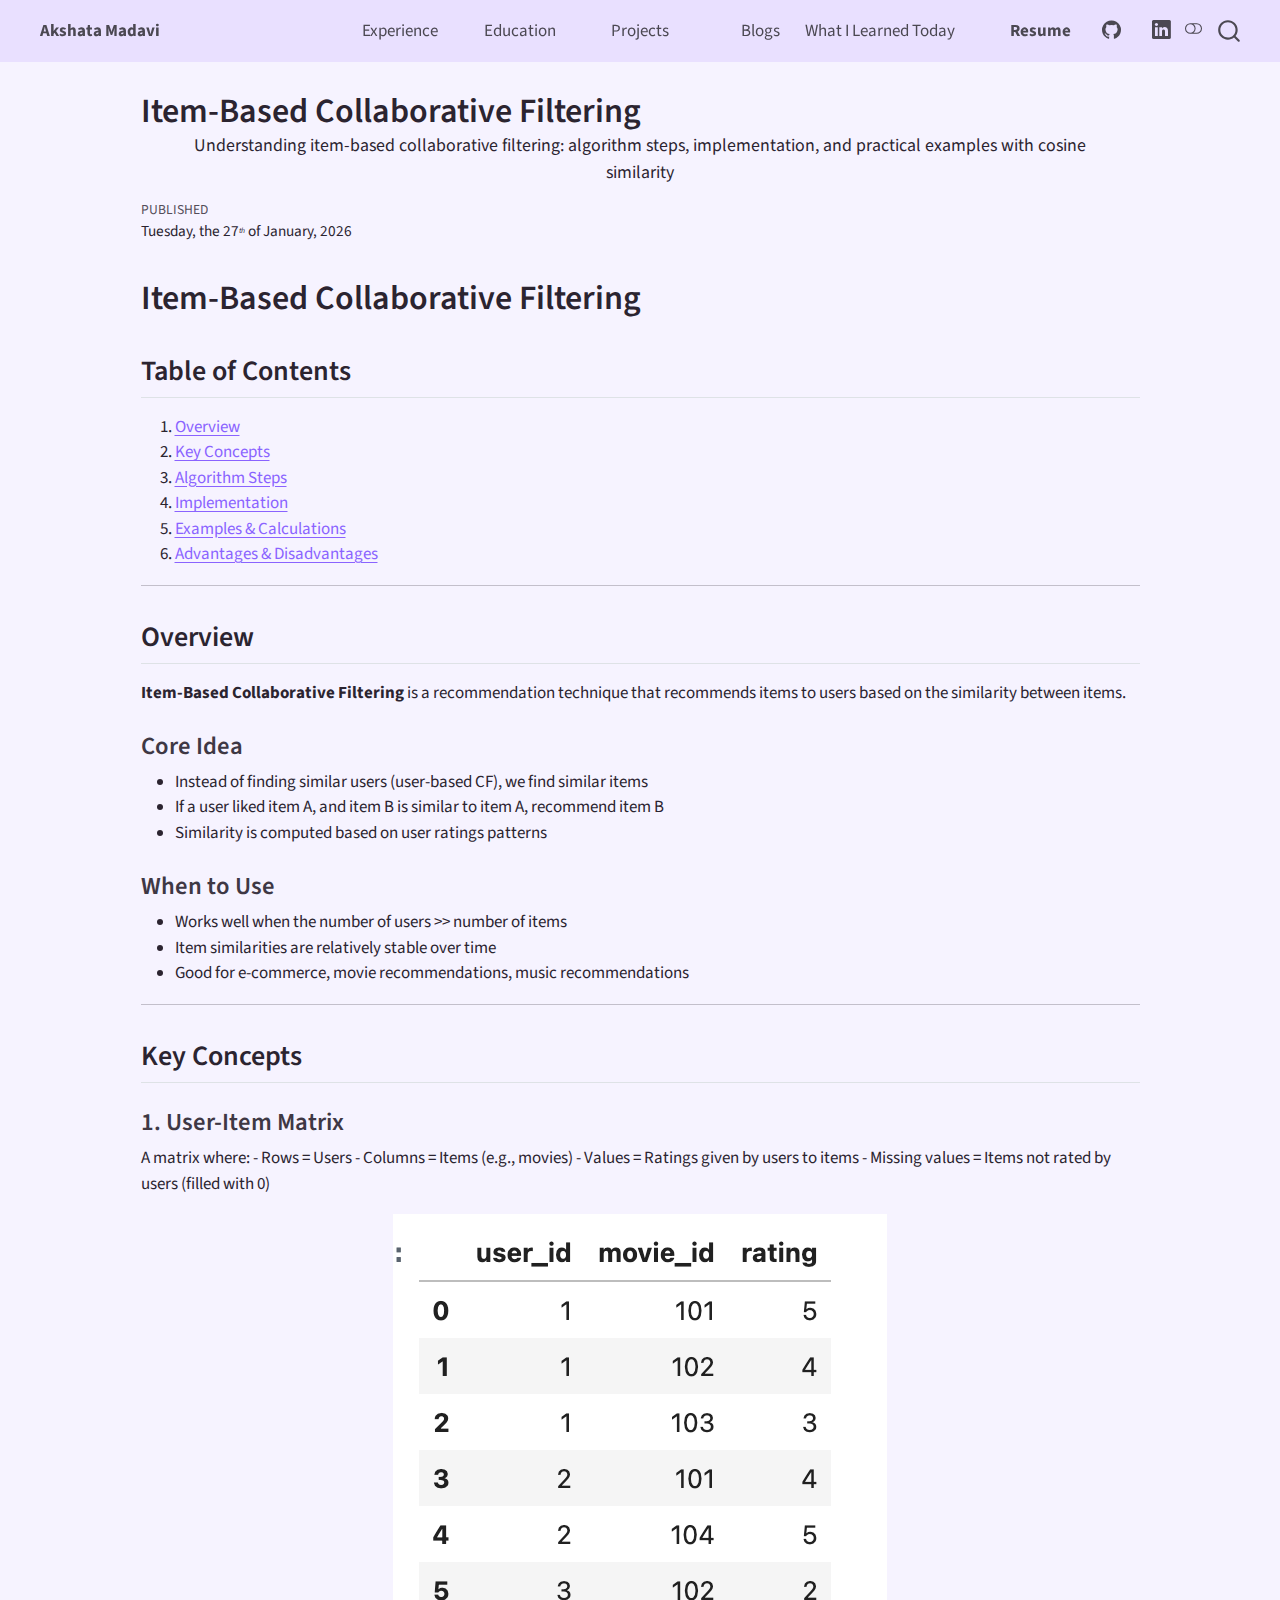
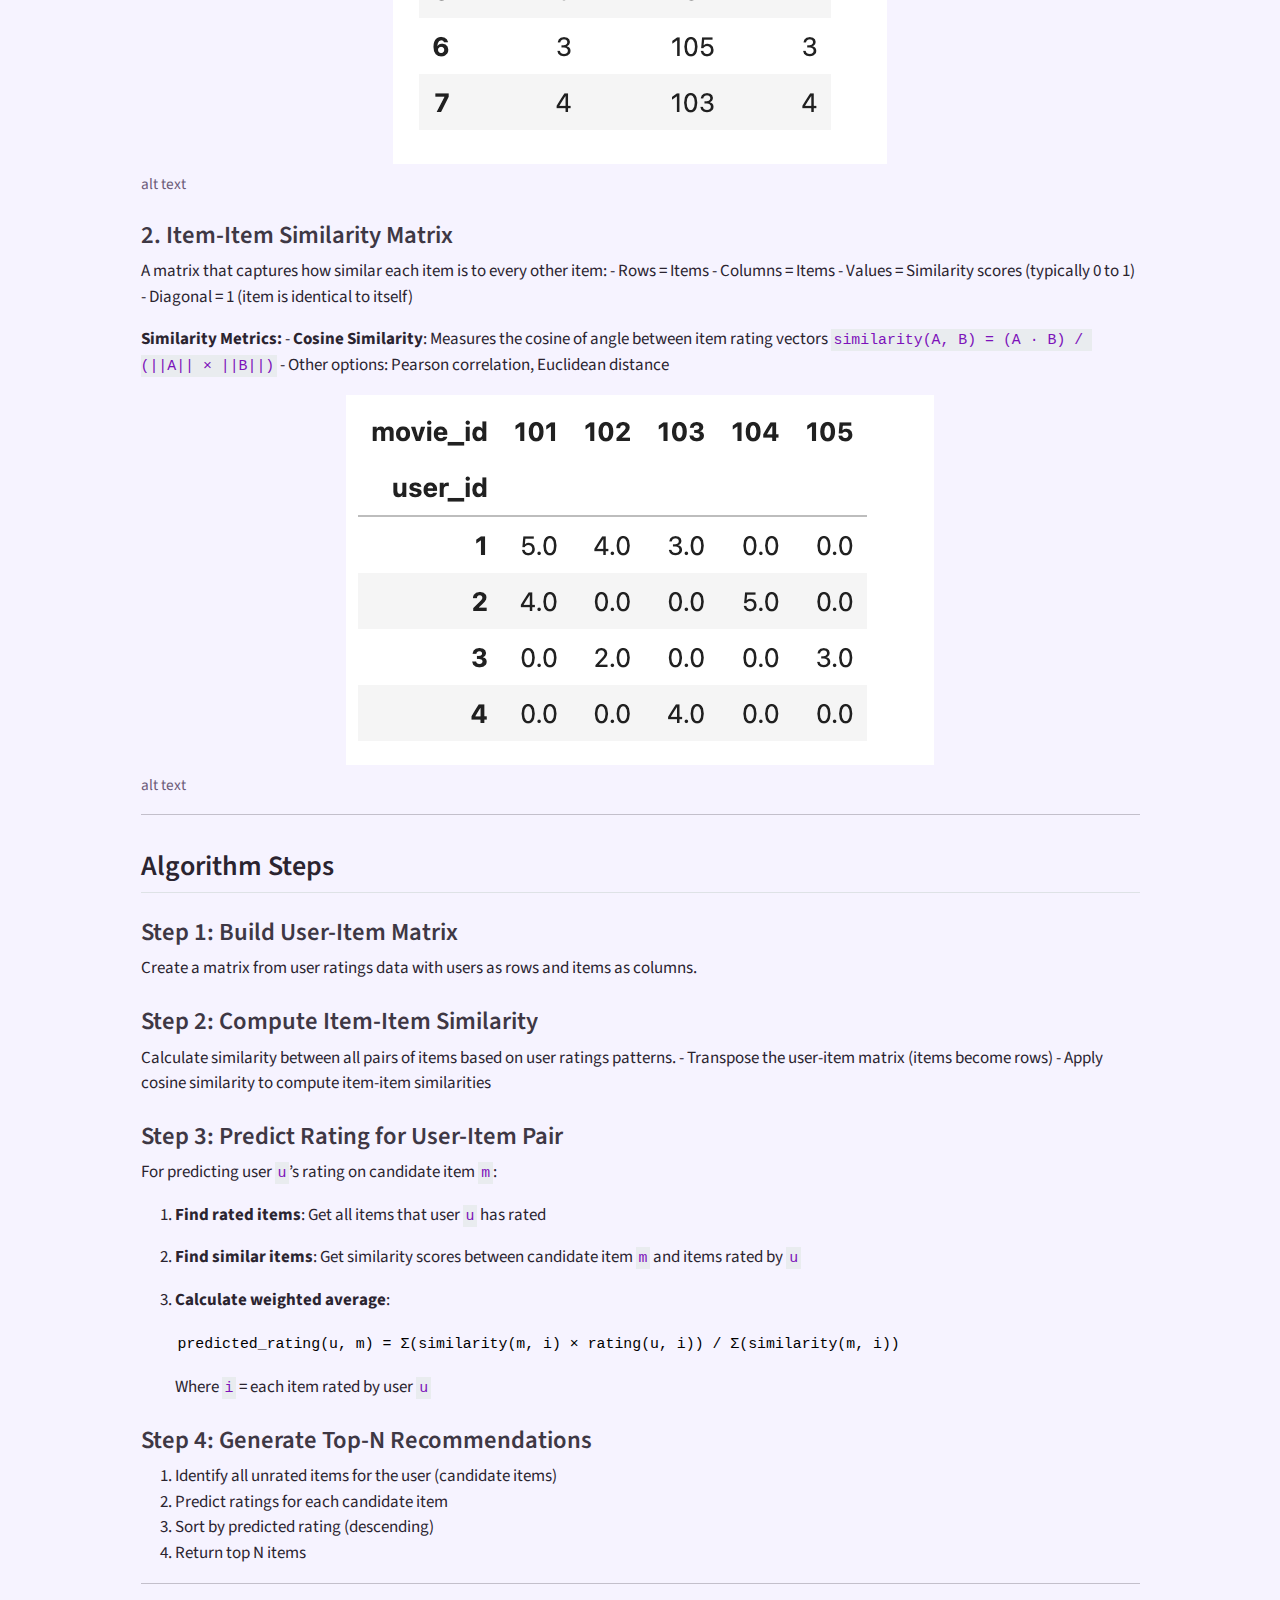
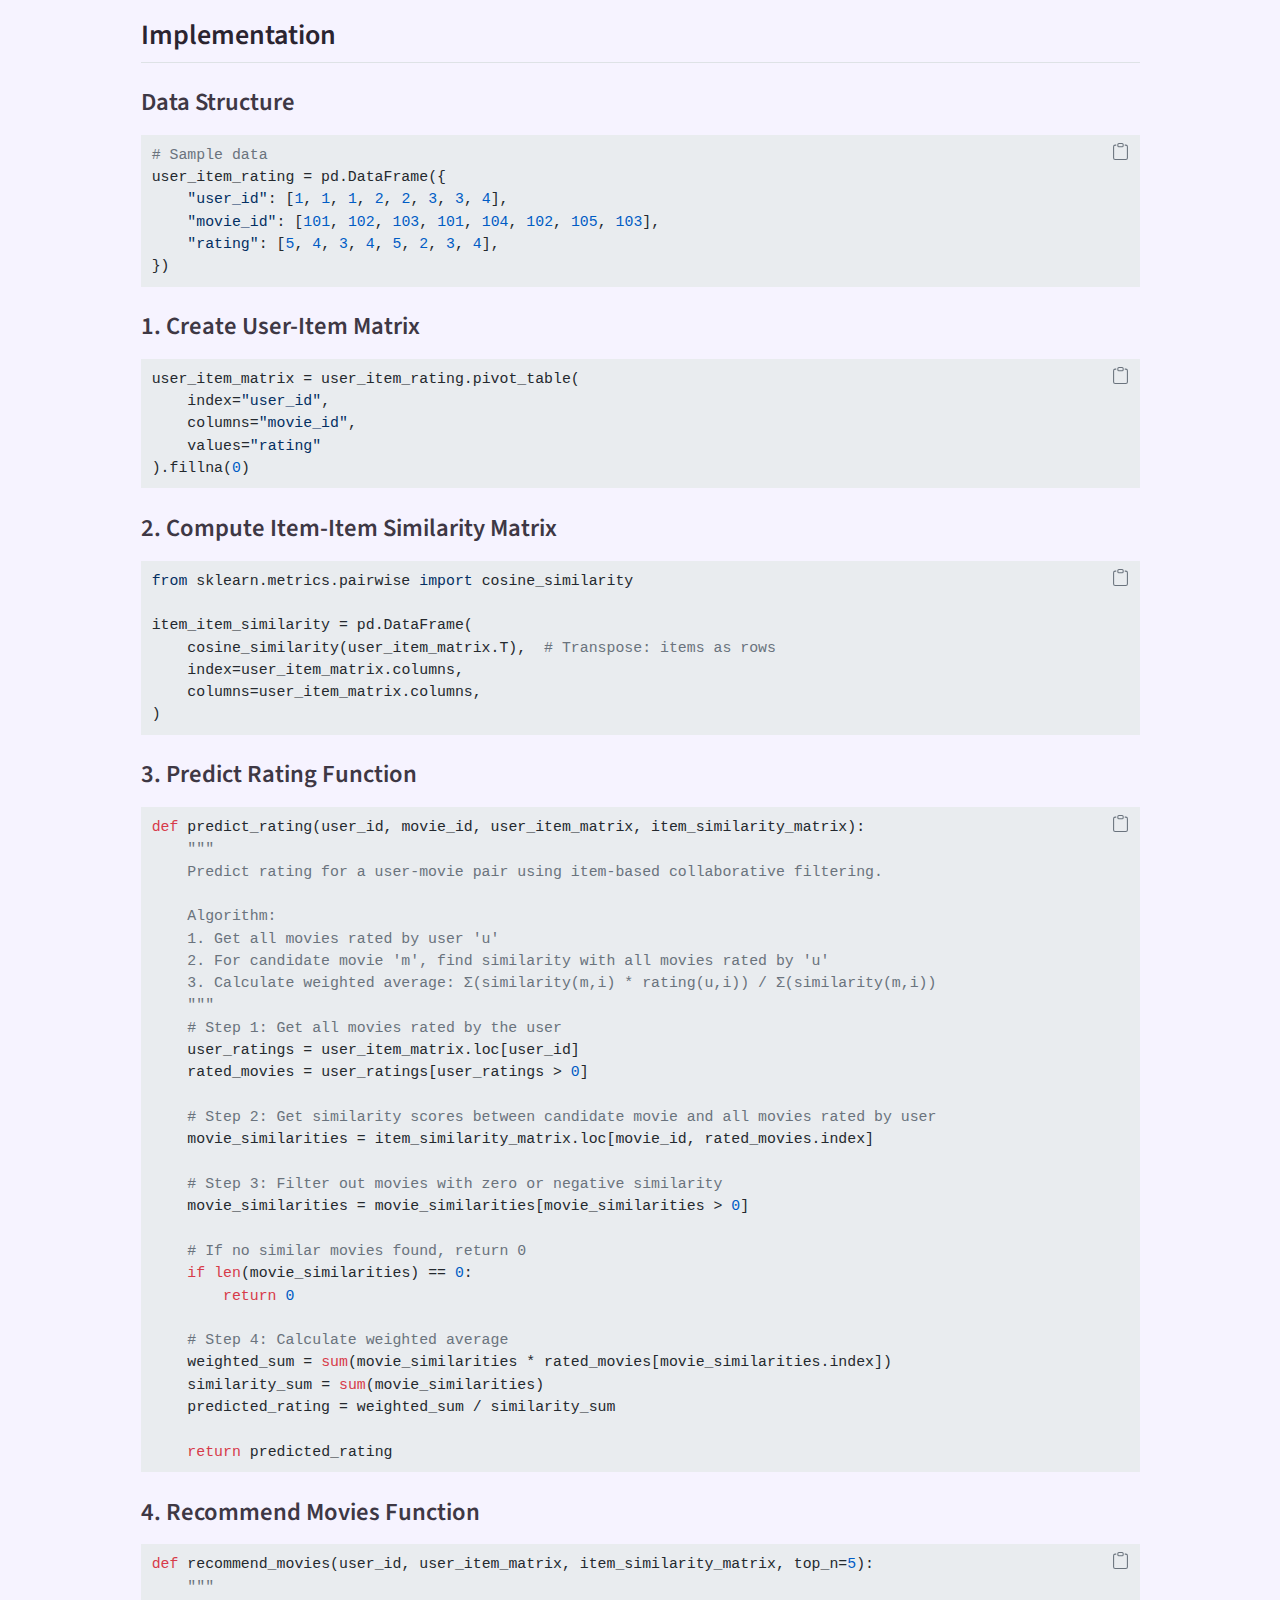
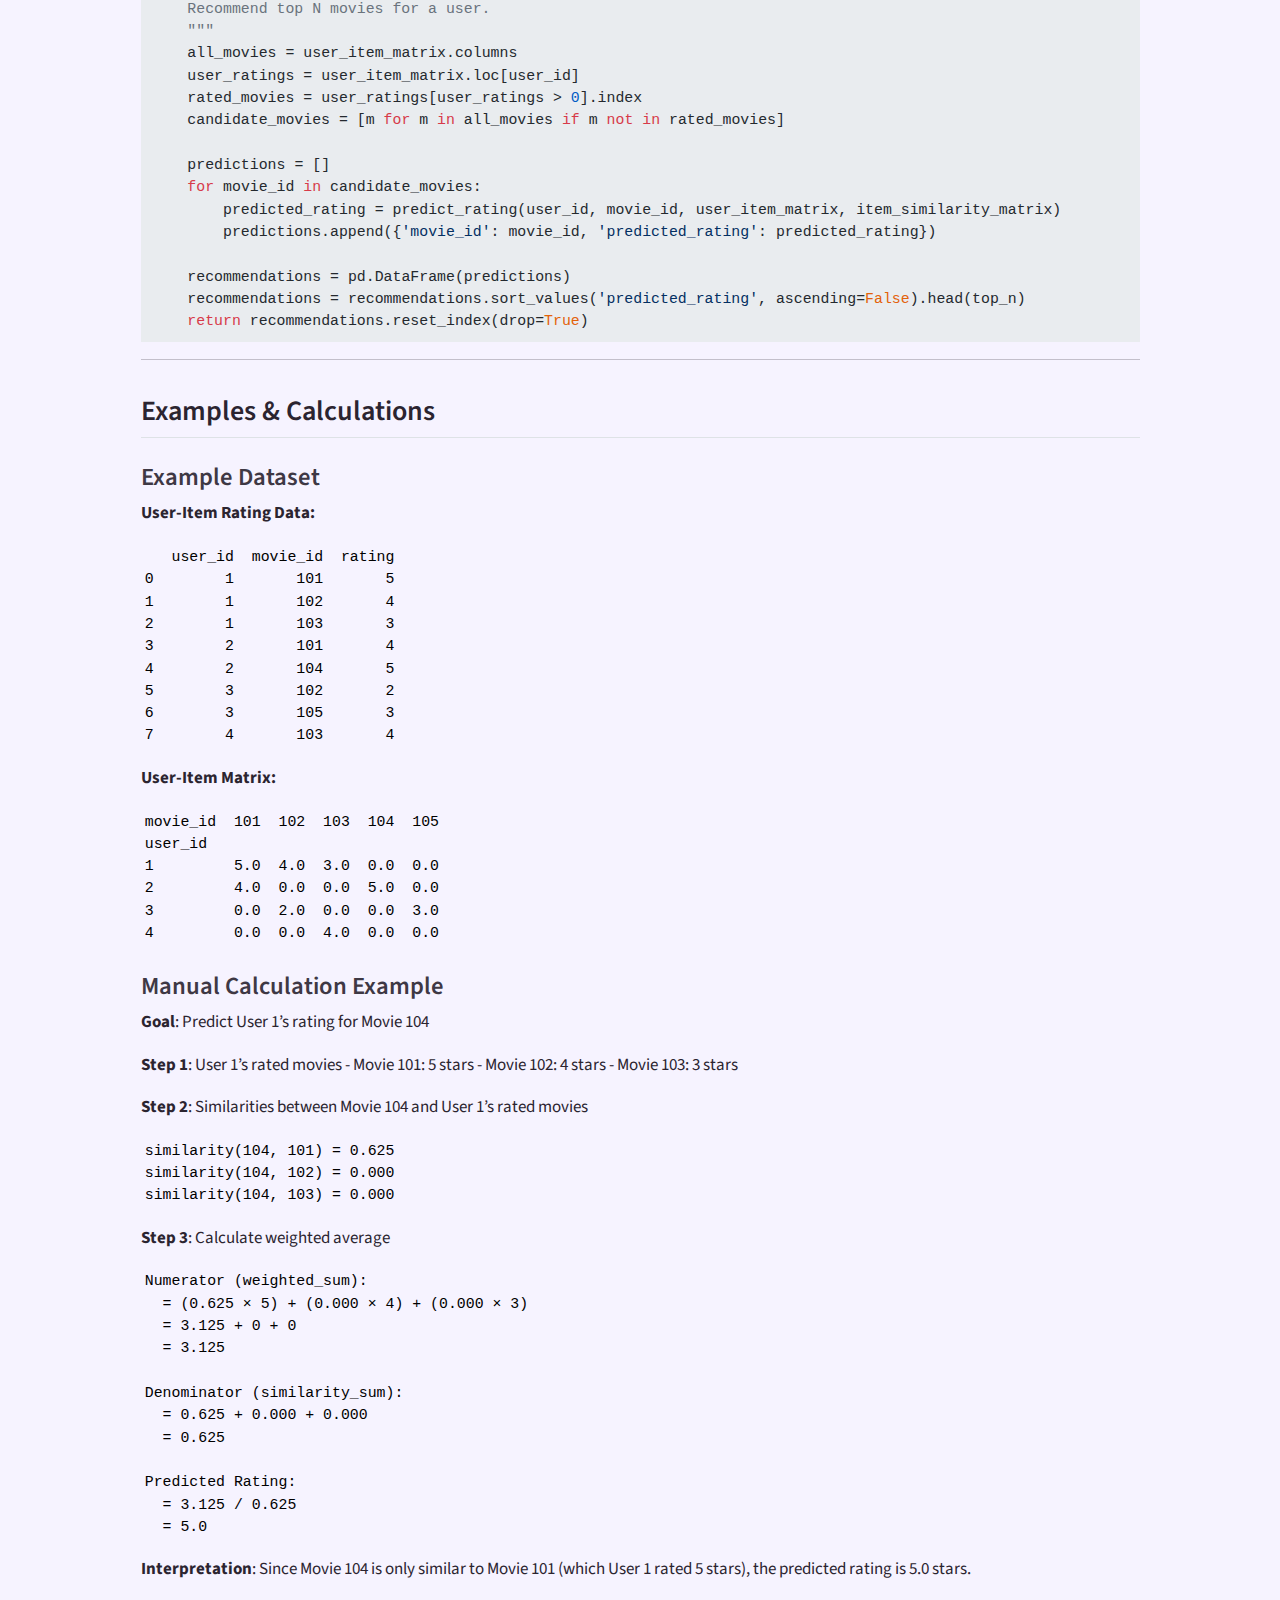
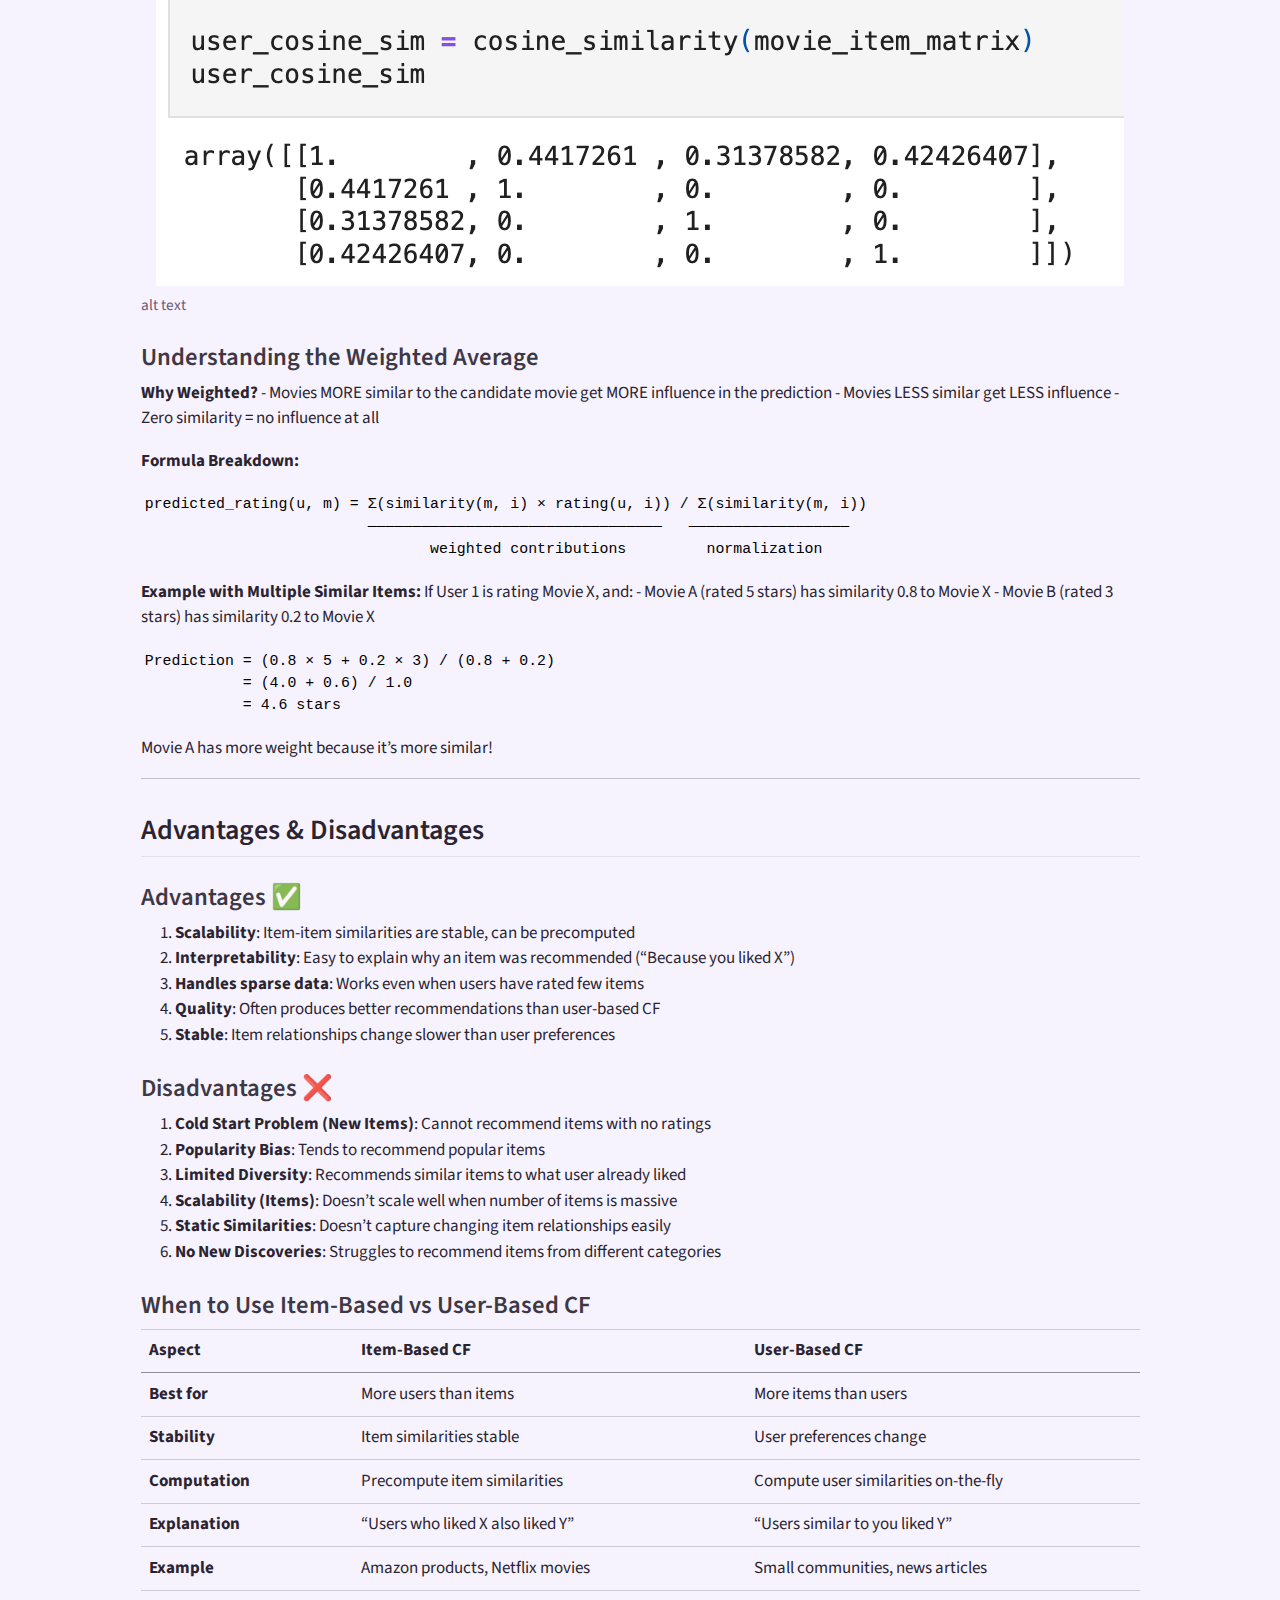
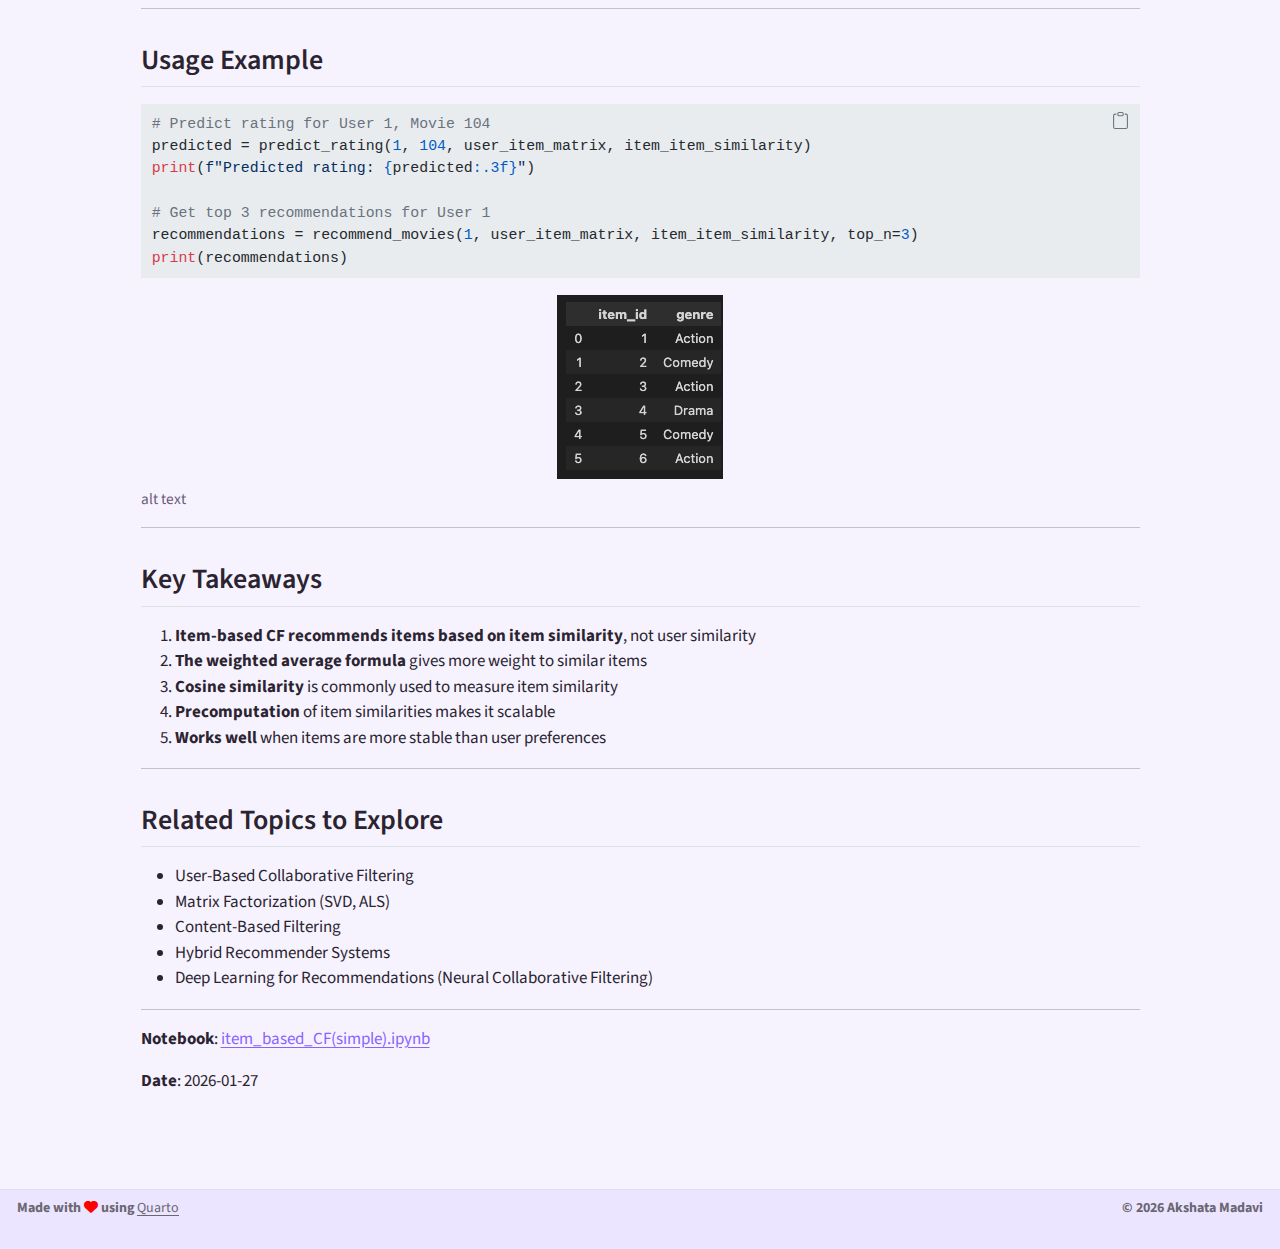
<file: study/item-based-cf.html>
<!DOCTYPE html>
<html xmlns="http://www.w3.org/1999/xhtml" lang="en-GB" xml:lang="en-GB"><head>

<meta charset="utf-8">
<meta name="generator" content="quarto-1.8.27">

<meta name="viewport" content="width=device-width, initial-scale=1.0, user-scalable=yes">

<meta name="description" content="Understanding item-based collaborative filtering: algorithm steps, implementation, and practical examples with cosine similarity">

<title>Item-Based Collaborative Filtering</title>
<style>
code{white-space: pre-wrap;}
span.smallcaps{font-variant: small-caps;}
div.columns{display: flex; gap: min(4vw, 1.5em);}
div.column{flex: auto; overflow-x: auto;}
div.hanging-indent{margin-left: 1.5em; text-indent: -1.5em;}
ul.task-list{list-style: none;}
ul.task-list li input[type="checkbox"] {
  width: 0.8em;
  margin: 0 0.8em 0.2em -1em; /* quarto-specific, see https://github.com/quarto-dev/quarto-cli/issues/4556 */ 
  vertical-align: middle;
}
/* CSS for syntax highlighting */
html { -webkit-text-size-adjust: 100%; }
pre > code.sourceCode { white-space: pre; position: relative; }
pre > code.sourceCode > span { display: inline-block; line-height: 1.25; }
pre > code.sourceCode > span:empty { height: 1.2em; }
.sourceCode { overflow: visible; }
code.sourceCode > span { color: inherit; text-decoration: inherit; }
div.sourceCode { margin: 1em 0; }
pre.sourceCode { margin: 0; }
@media screen {
div.sourceCode { overflow: auto; }
}
@media print {
pre > code.sourceCode { white-space: pre-wrap; }
pre > code.sourceCode > span { text-indent: -5em; padding-left: 5em; }
}
pre.numberSource code
  { counter-reset: source-line 0; }
pre.numberSource code > span
  { position: relative; left: -4em; counter-increment: source-line; }
pre.numberSource code > span > a:first-child::before
  { content: counter(source-line);
    position: relative; left: -1em; text-align: right; vertical-align: baseline;
    border: none; display: inline-block;
    -webkit-touch-callout: none; -webkit-user-select: none;
    -khtml-user-select: none; -moz-user-select: none;
    -ms-user-select: none; user-select: none;
    padding: 0 4px; width: 4em;
  }
pre.numberSource { margin-left: 3em;  padding-left: 4px; }
div.sourceCode
  {   }
@media screen {
pre > code.sourceCode > span > a:first-child::before { text-decoration: underline; }
}
</style>


<script src="../site_libs/quarto-nav/quarto-nav.js"></script>
<script src="../site_libs/quarto-nav/headroom.min.js"></script>
<script src="../site_libs/clipboard/clipboard.min.js"></script>
<script src="../site_libs/quarto-search/autocomplete.umd.js"></script>
<script src="../site_libs/quarto-search/fuse.min.js"></script>
<script src="../site_libs/quarto-search/quarto-search.js"></script>
<meta name="quarto:offset" content="../">
<script src="../site_libs/quarto-html/quarto.js" type="module"></script>
<script src="../site_libs/quarto-html/tabsets/tabsets.js" type="module"></script>
<script src="../site_libs/quarto-html/axe/axe-check.js" type="module"></script>
<script src="../site_libs/quarto-html/popper.min.js"></script>
<script src="../site_libs/quarto-html/tippy.umd.min.js"></script>
<script src="../site_libs/quarto-html/anchor.min.js"></script>
<link href="../site_libs/quarto-html/tippy.css" rel="stylesheet">
<link href="../site_libs/quarto-html/quarto-syntax-highlighting-8b4baf804e461d9b72633f0de59a0cac.css" rel="stylesheet" class="quarto-color-scheme" id="quarto-text-highlighting-styles">
<link href="../site_libs/quarto-html/quarto-syntax-highlighting-dark-f1aadacce99040138bbb613f9330654f.css" rel="stylesheet" class="quarto-color-scheme quarto-color-alternate" id="quarto-text-highlighting-styles">
<link href="../site_libs/quarto-html/quarto-syntax-highlighting-8b4baf804e461d9b72633f0de59a0cac.css" rel="stylesheet" class="quarto-color-scheme-extra" id="quarto-text-highlighting-styles">
<script src="../site_libs/bootstrap/bootstrap.min.js"></script>
<link href="../site_libs/bootstrap/bootstrap-icons.css" rel="stylesheet">
<link href="../site_libs/bootstrap/bootstrap-8f08ab61f21c92790a80ef80d34f03fb.min.css" rel="stylesheet" append-hash="true" class="quarto-color-scheme" id="quarto-bootstrap" data-mode="light">
<link href="../site_libs/bootstrap/bootstrap-dark-98a4e6c65d0f3fee6482130c03734f4c.min.css" rel="stylesheet" append-hash="true" class="quarto-color-scheme quarto-color-alternate" id="quarto-bootstrap" data-mode="dark">
<link href="../site_libs/bootstrap/bootstrap-8f08ab61f21c92790a80ef80d34f03fb.min.css" rel="stylesheet" append-hash="true" class="quarto-color-scheme-extra" id="quarto-bootstrap" data-mode="light">
<script src="../site_libs/quarto-contrib/glightbox/glightbox.min.js"></script>
<link href="../site_libs/quarto-contrib/glightbox/glightbox.min.css" rel="stylesheet">
<link href="../site_libs/quarto-contrib/glightbox/lightbox.css" rel="stylesheet">
<script id="quarto-search-options" type="application/json">{
  "location": "navbar",
  "copy-button": false,
  "collapse-after": 3,
  "panel-placement": "end",
  "type": "overlay",
  "limit": 50,
  "keyboard-shortcut": [
    "f",
    "/",
    "s"
  ],
  "show-item-context": false,
  "language": {
    "search-no-results-text": "No results",
    "search-matching-documents-text": "matching documents",
    "search-copy-link-title": "Copy link to search",
    "search-hide-matches-text": "Hide additional matches",
    "search-more-match-text": "more match in this document",
    "search-more-matches-text": "more matches in this document",
    "search-clear-button-title": "Clear",
    "search-text-placeholder": "",
    "search-detached-cancel-button-title": "Cancel",
    "search-submit-button-title": "Submit",
    "search-label": "Search"
  }
}</script>
<link rel="stylesheet" href="https://cdnjs.cloudflare.com/ajax/libs/font-awesome/6.5.1/css/all.min.css">


</head>

<body class="nav-fixed fullcontent quarto-light"><script id="quarto-html-before-body" type="application/javascript">
    const toggleBodyColorMode = (bsSheetEl) => {
      const mode = bsSheetEl.getAttribute("data-mode");
      const bodyEl = window.document.querySelector("body");
      if (mode === "dark") {
        bodyEl.classList.add("quarto-dark");
        bodyEl.classList.remove("quarto-light");
      } else {
        bodyEl.classList.add("quarto-light");
        bodyEl.classList.remove("quarto-dark");
      }
    }
    const toggleBodyColorPrimary = () => {
      const bsSheetEl = window.document.querySelector("link#quarto-bootstrap:not([rel=disabled-stylesheet])");
      if (bsSheetEl) {
        toggleBodyColorMode(bsSheetEl);
      }
    }
    const setColorSchemeToggle = (alternate) => {
      const toggles = window.document.querySelectorAll('.quarto-color-scheme-toggle');
      for (let i=0; i < toggles.length; i++) {
        const toggle = toggles[i];
        if (toggle) {
          if (alternate) {
            toggle.classList.add("alternate");
          } else {
            toggle.classList.remove("alternate");
          }
        }
      }
    };
    const toggleColorMode = (alternate) => {
      // Switch the stylesheets
      const primaryStylesheets = window.document.querySelectorAll('link.quarto-color-scheme:not(.quarto-color-alternate)');
      const alternateStylesheets = window.document.querySelectorAll('link.quarto-color-scheme.quarto-color-alternate');
      manageTransitions('#quarto-margin-sidebar .nav-link', false);
      if (alternate) {
        // note: dark is layered on light, we don't disable primary!
        enableStylesheet(alternateStylesheets);
        for (const sheetNode of alternateStylesheets) {
          if (sheetNode.id === "quarto-bootstrap") {
            toggleBodyColorMode(sheetNode);
          }
        }
      } else {
        disableStylesheet(alternateStylesheets);
        enableStylesheet(primaryStylesheets)
        toggleBodyColorPrimary();
      }
      manageTransitions('#quarto-margin-sidebar .nav-link', true);
      // Switch the toggles
      setColorSchemeToggle(alternate)
      // Hack to workaround the fact that safari doesn't
      // properly recolor the scrollbar when toggling (#1455)
      if (navigator.userAgent.indexOf('Safari') > 0 && navigator.userAgent.indexOf('Chrome') == -1) {
        manageTransitions("body", false);
        window.scrollTo(0, 1);
        setTimeout(() => {
          window.scrollTo(0, 0);
          manageTransitions("body", true);
        }, 40);
      }
    }
    const disableStylesheet = (stylesheets) => {
      for (let i=0; i < stylesheets.length; i++) {
        const stylesheet = stylesheets[i];
        stylesheet.rel = 'disabled-stylesheet';
      }
    }
    const enableStylesheet = (stylesheets) => {
      for (let i=0; i < stylesheets.length; i++) {
        const stylesheet = stylesheets[i];
        if(stylesheet.rel !== 'stylesheet') { // for Chrome, which will still FOUC without this check
          stylesheet.rel = 'stylesheet';
        }
      }
    }
    const manageTransitions = (selector, allowTransitions) => {
      const els = window.document.querySelectorAll(selector);
      for (let i=0; i < els.length; i++) {
        const el = els[i];
        if (allowTransitions) {
          el.classList.remove('notransition');
        } else {
          el.classList.add('notransition');
        }
      }
    }
    const isFileUrl = () => {
      return window.location.protocol === 'file:';
    }
    const hasAlternateSentinel = () => {
      let styleSentinel = getColorSchemeSentinel();
      if (styleSentinel !== null) {
        return styleSentinel === "alternate";
      } else {
        return false;
      }
    }
    const setStyleSentinel = (alternate) => {
      const value = alternate ? "alternate" : "default";
      if (!isFileUrl()) {
        window.localStorage.setItem("quarto-color-scheme", value);
      } else {
        localAlternateSentinel = value;
      }
    }
    const getColorSchemeSentinel = () => {
      if (!isFileUrl()) {
        const storageValue = window.localStorage.getItem("quarto-color-scheme");
        return storageValue != null ? storageValue : localAlternateSentinel;
      } else {
        return localAlternateSentinel;
      }
    }
    const toggleGiscusIfUsed = (isAlternate, darkModeDefault) => {
      const baseTheme = document.querySelector('#giscus-base-theme')?.value ?? 'light';
      const alternateTheme = document.querySelector('#giscus-alt-theme')?.value ?? 'dark';
      let newTheme = '';
      if(authorPrefersDark) {
        newTheme = isAlternate ? baseTheme : alternateTheme;
      } else {
        newTheme = isAlternate ? alternateTheme : baseTheme;
      }
      const changeGiscusTheme = () => {
        // From: https://github.com/giscus/giscus/issues/336
        const sendMessage = (message) => {
          const iframe = document.querySelector('iframe.giscus-frame');
          if (!iframe) return;
          iframe.contentWindow.postMessage({ giscus: message }, 'https://giscus.app');
        }
        sendMessage({
          setConfig: {
            theme: newTheme
          }
        });
      }
      const isGiscussLoaded = window.document.querySelector('iframe.giscus-frame') !== null;
      if (isGiscussLoaded) {
        changeGiscusTheme();
      }
    };
    const authorPrefersDark = false;
    const darkModeDefault = authorPrefersDark;
      document.querySelector('link#quarto-text-highlighting-styles.quarto-color-scheme-extra').rel = 'disabled-stylesheet';
      document.querySelector('link#quarto-bootstrap.quarto-color-scheme-extra').rel = 'disabled-stylesheet';
    let localAlternateSentinel = darkModeDefault ? 'alternate' : 'default';
    // Dark / light mode switch
    window.quartoToggleColorScheme = () => {
      // Read the current dark / light value
      let toAlternate = !hasAlternateSentinel();
      toggleColorMode(toAlternate);
      setStyleSentinel(toAlternate);
      toggleGiscusIfUsed(toAlternate, darkModeDefault);
      window.dispatchEvent(new Event('resize'));
    };
    // Switch to dark mode if need be
    if (hasAlternateSentinel()) {
      toggleColorMode(true);
    } else {
      toggleColorMode(false);
    }
  </script>

<div id="quarto-search-results"></div>
  <header id="quarto-header" class="headroom fixed-top">
    <nav class="navbar navbar-expand-lg " data-bs-theme="dark">
      <div class="navbar-container container-fluid">
            <div id="quarto-search" class="" title="Search"></div>
          <button class="navbar-toggler" type="button" data-bs-toggle="collapse" data-bs-target="#navbarCollapse" aria-controls="navbarCollapse" role="menu" aria-expanded="false" aria-label="Toggle navigation" onclick="if (window.quartoToggleHeadroom) { window.quartoToggleHeadroom(); }">
  <span class="navbar-toggler-icon"></span>
</button>
          <div class="collapse navbar-collapse" id="navbarCollapse">
            <ul class="navbar-nav navbar-nav-scroll me-auto">
  <li class="nav-item">
    <a class="nav-link" href="../index.html"> 
<span class="menu-text"><b>Akshata Madavi</b></span></a>
  </li>  
  <li class="nav-item">
    <a class="nav-link" href="../index.html#experience"> 
<span class="menu-text">Experience</span></a>
  </li>  
  <li class="nav-item">
    <a class="nav-link" href="../index.html#education"> 
<span class="menu-text">Education</span></a>
  </li>  
  <li class="nav-item">
    <a class="nav-link" href="../index.html#projects"> 
<span class="menu-text">Projects</span></a>
  </li>  
  <li class="nav-item">
    <a class="nav-link" href="../index.html#blogs"> 
<span class="menu-text">Blogs</span></a>
  </li>  
  <li class="nav-item">
    <a class="nav-link" href="../study/index.html"> 
<span class="menu-text">What I Learned Today</span></a>
  </li>  
</ul>
            <ul class="navbar-nav navbar-nav-scroll ms-auto">
  <li class="nav-item">
    <a class="nav-link" href="../assets/resume.pdf"> 
<span class="menu-text"><b>Resume</b></span></a>
  </li>  
  <li class="nav-item compact">
    <a class="nav-link" href="https://github.com/akshata4"> <i class="bi bi-github" role="img" aria-label="GitHub">
</i> 
<span class="menu-text"></span></a>
  </li>  
  <li class="nav-item compact">
    <a class="nav-link" href="https://www.linkedin.com/in/akshata-madavi/"> <i class="bi bi-linkedin" role="img" aria-label="LinkedIn">
</i> 
<span class="menu-text"></span></a>
  </li>  
</ul>
          </div> <!-- /navcollapse -->
            <div class="quarto-navbar-tools">
  <a href="" class="quarto-color-scheme-toggle quarto-navigation-tool  px-1" onclick="window.quartoToggleColorScheme(); return false;" title="Toggle dark mode"><i class="bi"></i></a>
</div>
      </div> <!-- /container-fluid -->
    </nav>
</header>
<!-- content -->
<div id="quarto-content" class="quarto-container page-columns page-rows-contents page-layout-article page-navbar">
<!-- sidebar -->
<!-- margin-sidebar -->
    
<!-- main -->
<main class="content" id="quarto-document-content">


<header id="title-block-header" class="quarto-title-block default">
<div class="quarto-title">
<h1 class="title">Item-Based Collaborative Filtering</h1>
</div>

<div>
  <div class="description">
    Understanding item-based collaborative filtering: algorithm steps, implementation, and practical examples with cosine similarity
  </div>
</div>


<div class="quarto-title-meta">

    
    <div>
    <div class="quarto-title-meta-heading">Published</div>
    <div class="quarto-title-meta-contents">
      <p class="date">Tuesday, the 27th of January, 2026</p>
    </div>
  </div>
  
    
  </div>
  


</header>


<section id="item-based-collaborative-filtering" class="level1">
<h1>Item-Based Collaborative Filtering</h1>
<section id="table-of-contents" class="level2">
<h2 class="anchored" data-anchor-id="table-of-contents">Table of Contents</h2>
<ol type="1">
<li><a href="#overview">Overview</a></li>
<li><a href="#key-concepts">Key Concepts</a></li>
<li><a href="#algorithm-steps">Algorithm Steps</a></li>
<li><a href="#implementation">Implementation</a></li>
<li><a href="#examples--calculations">Examples &amp; Calculations</a></li>
<li><a href="#advantages--disadvantages">Advantages &amp; Disadvantages</a></li>
</ol>
<hr>
</section>
<section id="overview" class="level2">
<h2 class="anchored" data-anchor-id="overview">Overview</h2>
<p><strong>Item-Based Collaborative Filtering</strong> is a recommendation technique that recommends items to users based on the similarity between items.</p>
<section id="core-idea" class="level3">
<h3 class="anchored" data-anchor-id="core-idea">Core Idea</h3>
<ul>
<li>Instead of finding similar users (user-based CF), we find similar items</li>
<li>If a user liked item A, and item B is similar to item A, recommend item B</li>
<li>Similarity is computed based on user ratings patterns</li>
</ul>
</section>
<section id="when-to-use" class="level3">
<h3 class="anchored" data-anchor-id="when-to-use">When to Use</h3>
<ul>
<li>Works well when the number of users &gt;&gt; number of items</li>
<li>Item similarities are relatively stable over time</li>
<li>Good for e-commerce, movie recommendations, music recommendations</li>
</ul>
<hr>
</section>
</section>
<section id="key-concepts" class="level2">
<h2 class="anchored" data-anchor-id="key-concepts">Key Concepts</h2>
<section id="user-item-matrix" class="level3">
<h3 class="anchored" data-anchor-id="user-item-matrix">1. User-Item Matrix</h3>
<p>A matrix where: - Rows = Users - Columns = Items (e.g., movies) - Values = Ratings given by users to items - Missing values = Items not rated by users (filled with 0)</p>
<div class="quarto-figure quarto-figure-center">
<figure class="figure">
<p><a href="image.png" class="lightbox" data-gallery="quarto-lightbox-gallery-1" title="alt text"><img src="image.png" class="img-fluid figure-img" alt="alt text"></a></p>
<figcaption>alt text</figcaption>
</figure>
</div>
</section>
<section id="item-item-similarity-matrix" class="level3">
<h3 class="anchored" data-anchor-id="item-item-similarity-matrix">2. Item-Item Similarity Matrix</h3>
<p>A matrix that captures how similar each item is to every other item: - Rows = Items - Columns = Items - Values = Similarity scores (typically 0 to 1) - Diagonal = 1 (item is identical to itself)</p>
<p><strong>Similarity Metrics:</strong> - <strong>Cosine Similarity</strong>: Measures the cosine of angle between item rating vectors <code>similarity(A, B) = (A · B) / (||A|| × ||B||)</code> - Other options: Pearson correlation, Euclidean distance</p>
<div class="quarto-figure quarto-figure-center">
<figure class="figure">
<p><a href="image-1.png" class="lightbox" data-gallery="quarto-lightbox-gallery-2" title="alt text"><img src="image-1.png" class="img-fluid figure-img" alt="alt text"></a></p>
<figcaption>alt text</figcaption>
</figure>
</div>
<hr>
</section>
</section>
<section id="algorithm-steps" class="level2">
<h2 class="anchored" data-anchor-id="algorithm-steps">Algorithm Steps</h2>
<section id="step-1-build-user-item-matrix" class="level3">
<h3 class="anchored" data-anchor-id="step-1-build-user-item-matrix">Step 1: Build User-Item Matrix</h3>
<p>Create a matrix from user ratings data with users as rows and items as columns.</p>
</section>
<section id="step-2-compute-item-item-similarity" class="level3">
<h3 class="anchored" data-anchor-id="step-2-compute-item-item-similarity">Step 2: Compute Item-Item Similarity</h3>
<p>Calculate similarity between all pairs of items based on user ratings patterns. - Transpose the user-item matrix (items become rows) - Apply cosine similarity to compute item-item similarities</p>
</section>
<section id="step-3-predict-rating-for-user-item-pair" class="level3">
<h3 class="anchored" data-anchor-id="step-3-predict-rating-for-user-item-pair">Step 3: Predict Rating for User-Item Pair</h3>
<p>For predicting user <code>u</code>’s rating on candidate item <code>m</code>:</p>
<ol type="1">
<li><p><strong>Find rated items</strong>: Get all items that user <code>u</code> has rated</p></li>
<li><p><strong>Find similar items</strong>: Get similarity scores between candidate item <code>m</code> and items rated by <code>u</code></p></li>
<li><p><strong>Calculate weighted average</strong>:</p>
<pre><code>predicted_rating(u, m) = Σ(similarity(m, i) × rating(u, i)) / Σ(similarity(m, i))</code></pre>
<p>Where <code>i</code> = each item rated by user <code>u</code></p></li>
</ol>
</section>
<section id="step-4-generate-top-n-recommendations" class="level3">
<h3 class="anchored" data-anchor-id="step-4-generate-top-n-recommendations">Step 4: Generate Top-N Recommendations</h3>
<ol type="1">
<li>Identify all unrated items for the user (candidate items)</li>
<li>Predict ratings for each candidate item</li>
<li>Sort by predicted rating (descending)</li>
<li>Return top N items</li>
</ol>
<hr>
</section>
</section>
<section id="implementation" class="level2">
<h2 class="anchored" data-anchor-id="implementation">Implementation</h2>
<section id="data-structure" class="level3">
<h3 class="anchored" data-anchor-id="data-structure">Data Structure</h3>
<div class="code-copy-outer-scaffold"><div class="sourceCode" id="cb2"><pre class="sourceCode python code-with-copy"><code class="sourceCode python"><span id="cb2-1"><a href="#cb2-1" aria-hidden="true" tabindex="-1"></a><span class="co"># Sample data</span></span>
<span id="cb2-2"><a href="#cb2-2" aria-hidden="true" tabindex="-1"></a>user_item_rating <span class="op">=</span> pd.DataFrame({</span>
<span id="cb2-3"><a href="#cb2-3" aria-hidden="true" tabindex="-1"></a>    <span class="st">"user_id"</span>: [<span class="dv">1</span>, <span class="dv">1</span>, <span class="dv">1</span>, <span class="dv">2</span>, <span class="dv">2</span>, <span class="dv">3</span>, <span class="dv">3</span>, <span class="dv">4</span>],</span>
<span id="cb2-4"><a href="#cb2-4" aria-hidden="true" tabindex="-1"></a>    <span class="st">"movie_id"</span>: [<span class="dv">101</span>, <span class="dv">102</span>, <span class="dv">103</span>, <span class="dv">101</span>, <span class="dv">104</span>, <span class="dv">102</span>, <span class="dv">105</span>, <span class="dv">103</span>],</span>
<span id="cb2-5"><a href="#cb2-5" aria-hidden="true" tabindex="-1"></a>    <span class="st">"rating"</span>: [<span class="dv">5</span>, <span class="dv">4</span>, <span class="dv">3</span>, <span class="dv">4</span>, <span class="dv">5</span>, <span class="dv">2</span>, <span class="dv">3</span>, <span class="dv">4</span>],</span>
<span id="cb2-6"><a href="#cb2-6" aria-hidden="true" tabindex="-1"></a>})</span></code></pre></div><button title="Copy to Clipboard" class="code-copy-button"><i class="bi"></i></button></div>
</section>
<section id="create-user-item-matrix" class="level3">
<h3 class="anchored" data-anchor-id="create-user-item-matrix">1. Create User-Item Matrix</h3>
<div class="code-copy-outer-scaffold"><div class="sourceCode" id="cb3"><pre class="sourceCode python code-with-copy"><code class="sourceCode python"><span id="cb3-1"><a href="#cb3-1" aria-hidden="true" tabindex="-1"></a>user_item_matrix <span class="op">=</span> user_item_rating.pivot_table(</span>
<span id="cb3-2"><a href="#cb3-2" aria-hidden="true" tabindex="-1"></a>    index<span class="op">=</span><span class="st">"user_id"</span>,</span>
<span id="cb3-3"><a href="#cb3-3" aria-hidden="true" tabindex="-1"></a>    columns<span class="op">=</span><span class="st">"movie_id"</span>,</span>
<span id="cb3-4"><a href="#cb3-4" aria-hidden="true" tabindex="-1"></a>    values<span class="op">=</span><span class="st">"rating"</span></span>
<span id="cb3-5"><a href="#cb3-5" aria-hidden="true" tabindex="-1"></a>).fillna(<span class="dv">0</span>)</span></code></pre></div><button title="Copy to Clipboard" class="code-copy-button"><i class="bi"></i></button></div>
</section>
<section id="compute-item-item-similarity-matrix" class="level3">
<h3 class="anchored" data-anchor-id="compute-item-item-similarity-matrix">2. Compute Item-Item Similarity Matrix</h3>
<div class="code-copy-outer-scaffold"><div class="sourceCode" id="cb4"><pre class="sourceCode python code-with-copy"><code class="sourceCode python"><span id="cb4-1"><a href="#cb4-1" aria-hidden="true" tabindex="-1"></a><span class="im">from</span> sklearn.metrics.pairwise <span class="im">import</span> cosine_similarity</span>
<span id="cb4-2"><a href="#cb4-2" aria-hidden="true" tabindex="-1"></a></span>
<span id="cb4-3"><a href="#cb4-3" aria-hidden="true" tabindex="-1"></a>item_item_similarity <span class="op">=</span> pd.DataFrame(</span>
<span id="cb4-4"><a href="#cb4-4" aria-hidden="true" tabindex="-1"></a>    cosine_similarity(user_item_matrix.T),  <span class="co"># Transpose: items as rows</span></span>
<span id="cb4-5"><a href="#cb4-5" aria-hidden="true" tabindex="-1"></a>    index<span class="op">=</span>user_item_matrix.columns,</span>
<span id="cb4-6"><a href="#cb4-6" aria-hidden="true" tabindex="-1"></a>    columns<span class="op">=</span>user_item_matrix.columns,</span>
<span id="cb4-7"><a href="#cb4-7" aria-hidden="true" tabindex="-1"></a>)</span></code></pre></div><button title="Copy to Clipboard" class="code-copy-button"><i class="bi"></i></button></div>
</section>
<section id="predict-rating-function" class="level3">
<h3 class="anchored" data-anchor-id="predict-rating-function">3. Predict Rating Function</h3>
<div class="code-copy-outer-scaffold"><div class="sourceCode" id="cb5"><pre class="sourceCode python code-with-copy"><code class="sourceCode python"><span id="cb5-1"><a href="#cb5-1" aria-hidden="true" tabindex="-1"></a><span class="kw">def</span> predict_rating(user_id, movie_id, user_item_matrix, item_similarity_matrix):</span>
<span id="cb5-2"><a href="#cb5-2" aria-hidden="true" tabindex="-1"></a>    <span class="co">"""</span></span>
<span id="cb5-3"><a href="#cb5-3" aria-hidden="true" tabindex="-1"></a><span class="co">    Predict rating for a user-movie pair using item-based collaborative filtering.</span></span>
<span id="cb5-4"><a href="#cb5-4" aria-hidden="true" tabindex="-1"></a></span>
<span id="cb5-5"><a href="#cb5-5" aria-hidden="true" tabindex="-1"></a><span class="co">    Algorithm:</span></span>
<span id="cb5-6"><a href="#cb5-6" aria-hidden="true" tabindex="-1"></a><span class="co">    1. Get all movies rated by user 'u'</span></span>
<span id="cb5-7"><a href="#cb5-7" aria-hidden="true" tabindex="-1"></a><span class="co">    2. For candidate movie 'm', find similarity with all movies rated by 'u'</span></span>
<span id="cb5-8"><a href="#cb5-8" aria-hidden="true" tabindex="-1"></a><span class="co">    3. Calculate weighted average: Σ(similarity(m,i) * rating(u,i)) / Σ(similarity(m,i))</span></span>
<span id="cb5-9"><a href="#cb5-9" aria-hidden="true" tabindex="-1"></a><span class="co">    """</span></span>
<span id="cb5-10"><a href="#cb5-10" aria-hidden="true" tabindex="-1"></a>    <span class="co"># Step 1: Get all movies rated by the user</span></span>
<span id="cb5-11"><a href="#cb5-11" aria-hidden="true" tabindex="-1"></a>    user_ratings <span class="op">=</span> user_item_matrix.loc[user_id]</span>
<span id="cb5-12"><a href="#cb5-12" aria-hidden="true" tabindex="-1"></a>    rated_movies <span class="op">=</span> user_ratings[user_ratings <span class="op">&gt;</span> <span class="dv">0</span>]</span>
<span id="cb5-13"><a href="#cb5-13" aria-hidden="true" tabindex="-1"></a></span>
<span id="cb5-14"><a href="#cb5-14" aria-hidden="true" tabindex="-1"></a>    <span class="co"># Step 2: Get similarity scores between candidate movie and all movies rated by user</span></span>
<span id="cb5-15"><a href="#cb5-15" aria-hidden="true" tabindex="-1"></a>    movie_similarities <span class="op">=</span> item_similarity_matrix.loc[movie_id, rated_movies.index]</span>
<span id="cb5-16"><a href="#cb5-16" aria-hidden="true" tabindex="-1"></a></span>
<span id="cb5-17"><a href="#cb5-17" aria-hidden="true" tabindex="-1"></a>    <span class="co"># Step 3: Filter out movies with zero or negative similarity</span></span>
<span id="cb5-18"><a href="#cb5-18" aria-hidden="true" tabindex="-1"></a>    movie_similarities <span class="op">=</span> movie_similarities[movie_similarities <span class="op">&gt;</span> <span class="dv">0</span>]</span>
<span id="cb5-19"><a href="#cb5-19" aria-hidden="true" tabindex="-1"></a></span>
<span id="cb5-20"><a href="#cb5-20" aria-hidden="true" tabindex="-1"></a>    <span class="co"># If no similar movies found, return 0</span></span>
<span id="cb5-21"><a href="#cb5-21" aria-hidden="true" tabindex="-1"></a>    <span class="cf">if</span> <span class="bu">len</span>(movie_similarities) <span class="op">==</span> <span class="dv">0</span>:</span>
<span id="cb5-22"><a href="#cb5-22" aria-hidden="true" tabindex="-1"></a>        <span class="cf">return</span> <span class="dv">0</span></span>
<span id="cb5-23"><a href="#cb5-23" aria-hidden="true" tabindex="-1"></a></span>
<span id="cb5-24"><a href="#cb5-24" aria-hidden="true" tabindex="-1"></a>    <span class="co"># Step 4: Calculate weighted average</span></span>
<span id="cb5-25"><a href="#cb5-25" aria-hidden="true" tabindex="-1"></a>    weighted_sum <span class="op">=</span> <span class="bu">sum</span>(movie_similarities <span class="op">*</span> rated_movies[movie_similarities.index])</span>
<span id="cb5-26"><a href="#cb5-26" aria-hidden="true" tabindex="-1"></a>    similarity_sum <span class="op">=</span> <span class="bu">sum</span>(movie_similarities)</span>
<span id="cb5-27"><a href="#cb5-27" aria-hidden="true" tabindex="-1"></a>    predicted_rating <span class="op">=</span> weighted_sum <span class="op">/</span> similarity_sum</span>
<span id="cb5-28"><a href="#cb5-28" aria-hidden="true" tabindex="-1"></a></span>
<span id="cb5-29"><a href="#cb5-29" aria-hidden="true" tabindex="-1"></a>    <span class="cf">return</span> predicted_rating</span></code></pre></div><button title="Copy to Clipboard" class="code-copy-button"><i class="bi"></i></button></div>
</section>
<section id="recommend-movies-function" class="level3">
<h3 class="anchored" data-anchor-id="recommend-movies-function">4. Recommend Movies Function</h3>
<div class="code-copy-outer-scaffold"><div class="sourceCode" id="cb6"><pre class="sourceCode python code-with-copy"><code class="sourceCode python"><span id="cb6-1"><a href="#cb6-1" aria-hidden="true" tabindex="-1"></a><span class="kw">def</span> recommend_movies(user_id, user_item_matrix, item_similarity_matrix, top_n<span class="op">=</span><span class="dv">5</span>):</span>
<span id="cb6-2"><a href="#cb6-2" aria-hidden="true" tabindex="-1"></a>    <span class="co">"""</span></span>
<span id="cb6-3"><a href="#cb6-3" aria-hidden="true" tabindex="-1"></a><span class="co">    Recommend top N movies for a user.</span></span>
<span id="cb6-4"><a href="#cb6-4" aria-hidden="true" tabindex="-1"></a><span class="co">    """</span></span>
<span id="cb6-5"><a href="#cb6-5" aria-hidden="true" tabindex="-1"></a>    all_movies <span class="op">=</span> user_item_matrix.columns</span>
<span id="cb6-6"><a href="#cb6-6" aria-hidden="true" tabindex="-1"></a>    user_ratings <span class="op">=</span> user_item_matrix.loc[user_id]</span>
<span id="cb6-7"><a href="#cb6-7" aria-hidden="true" tabindex="-1"></a>    rated_movies <span class="op">=</span> user_ratings[user_ratings <span class="op">&gt;</span> <span class="dv">0</span>].index</span>
<span id="cb6-8"><a href="#cb6-8" aria-hidden="true" tabindex="-1"></a>    candidate_movies <span class="op">=</span> [m <span class="cf">for</span> m <span class="kw">in</span> all_movies <span class="cf">if</span> m <span class="kw">not</span> <span class="kw">in</span> rated_movies]</span>
<span id="cb6-9"><a href="#cb6-9" aria-hidden="true" tabindex="-1"></a></span>
<span id="cb6-10"><a href="#cb6-10" aria-hidden="true" tabindex="-1"></a>    predictions <span class="op">=</span> []</span>
<span id="cb6-11"><a href="#cb6-11" aria-hidden="true" tabindex="-1"></a>    <span class="cf">for</span> movie_id <span class="kw">in</span> candidate_movies:</span>
<span id="cb6-12"><a href="#cb6-12" aria-hidden="true" tabindex="-1"></a>        predicted_rating <span class="op">=</span> predict_rating(user_id, movie_id, user_item_matrix, item_similarity_matrix)</span>
<span id="cb6-13"><a href="#cb6-13" aria-hidden="true" tabindex="-1"></a>        predictions.append({<span class="st">'movie_id'</span>: movie_id, <span class="st">'predicted_rating'</span>: predicted_rating})</span>
<span id="cb6-14"><a href="#cb6-14" aria-hidden="true" tabindex="-1"></a></span>
<span id="cb6-15"><a href="#cb6-15" aria-hidden="true" tabindex="-1"></a>    recommendations <span class="op">=</span> pd.DataFrame(predictions)</span>
<span id="cb6-16"><a href="#cb6-16" aria-hidden="true" tabindex="-1"></a>    recommendations <span class="op">=</span> recommendations.sort_values(<span class="st">'predicted_rating'</span>, ascending<span class="op">=</span><span class="va">False</span>).head(top_n)</span>
<span id="cb6-17"><a href="#cb6-17" aria-hidden="true" tabindex="-1"></a>    <span class="cf">return</span> recommendations.reset_index(drop<span class="op">=</span><span class="va">True</span>)</span></code></pre></div><button title="Copy to Clipboard" class="code-copy-button"><i class="bi"></i></button></div>
<hr>
</section>
</section>
<section id="examples-calculations" class="level2">
<h2 class="anchored" data-anchor-id="examples-calculations">Examples &amp; Calculations</h2>
<section id="example-dataset" class="level3">
<h3 class="anchored" data-anchor-id="example-dataset">Example Dataset</h3>
<p><strong>User-Item Rating Data:</strong></p>
<pre><code>   user_id  movie_id  rating
0        1       101       5
1        1       102       4
2        1       103       3
3        2       101       4
4        2       104       5
5        3       102       2
6        3       105       3
7        4       103       4</code></pre>
<p><strong>User-Item Matrix:</strong></p>
<pre><code>movie_id  101  102  103  104  105
user_id
1         5.0  4.0  3.0  0.0  0.0
2         4.0  0.0  0.0  5.0  0.0
3         0.0  2.0  0.0  0.0  3.0
4         0.0  0.0  4.0  0.0  0.0</code></pre>
</section>
<section id="manual-calculation-example" class="level3">
<h3 class="anchored" data-anchor-id="manual-calculation-example">Manual Calculation Example</h3>
<p><strong>Goal</strong>: Predict User 1’s rating for Movie 104</p>
<p><strong>Step 1</strong>: User 1’s rated movies - Movie 101: 5 stars - Movie 102: 4 stars - Movie 103: 3 stars</p>
<p><strong>Step 2</strong>: Similarities between Movie 104 and User 1’s rated movies</p>
<pre><code>similarity(104, 101) = 0.625
similarity(104, 102) = 0.000
similarity(104, 103) = 0.000</code></pre>
<p><strong>Step 3</strong>: Calculate weighted average</p>
<pre><code>Numerator (weighted_sum):
  = (0.625 × 5) + (0.000 × 4) + (0.000 × 3)
  = 3.125 + 0 + 0
  = 3.125

Denominator (similarity_sum):
  = 0.625 + 0.000 + 0.000
  = 0.625

Predicted Rating:
  = 3.125 / 0.625
  = 5.0</code></pre>
<p><strong>Interpretation</strong>: Since Movie 104 is only similar to Movie 101 (which User 1 rated 5 stars), the predicted rating is 5.0 stars.</p>
<div class="quarto-figure quarto-figure-center">
<figure class="figure">
<p><a href="image-2.png" class="lightbox" data-gallery="quarto-lightbox-gallery-3" title="alt text"><img src="image-2.png" class="img-fluid figure-img" alt="alt text"></a></p>
<figcaption>alt text</figcaption>
</figure>
</div>
</section>
<section id="understanding-the-weighted-average" class="level3">
<h3 class="anchored" data-anchor-id="understanding-the-weighted-average">Understanding the Weighted Average</h3>
<p><strong>Why Weighted?</strong> - Movies MORE similar to the candidate movie get MORE influence in the prediction - Movies LESS similar get LESS influence - Zero similarity = no influence at all</p>
<p><strong>Formula Breakdown:</strong></p>
<pre><code>predicted_rating(u, m) = Σ(similarity(m, i) × rating(u, i)) / Σ(similarity(m, i))
                         ─────────────────────────────────   ──────────────────
                                weighted contributions         normalization</code></pre>
<p><strong>Example with Multiple Similar Items:</strong> If User 1 is rating Movie X, and: - Movie A (rated 5 stars) has similarity 0.8 to Movie X - Movie B (rated 3 stars) has similarity 0.2 to Movie X</p>
<pre><code>Prediction = (0.8 × 5 + 0.2 × 3) / (0.8 + 0.2)
           = (4.0 + 0.6) / 1.0
           = 4.6 stars</code></pre>
<p>Movie A has more weight because it’s more similar!</p>
<hr>
</section>
</section>
<section id="advantages-disadvantages" class="level2">
<h2 class="anchored" data-anchor-id="advantages-disadvantages">Advantages &amp; Disadvantages</h2>
<section id="advantages" class="level3">
<h3 class="anchored" data-anchor-id="advantages">Advantages ✅</h3>
<ol type="1">
<li><strong>Scalability</strong>: Item-item similarities are stable, can be precomputed</li>
<li><strong>Interpretability</strong>: Easy to explain why an item was recommended (“Because you liked X”)</li>
<li><strong>Handles sparse data</strong>: Works even when users have rated few items</li>
<li><strong>Quality</strong>: Often produces better recommendations than user-based CF</li>
<li><strong>Stable</strong>: Item relationships change slower than user preferences</li>
</ol>
</section>
<section id="disadvantages" class="level3">
<h3 class="anchored" data-anchor-id="disadvantages">Disadvantages ❌</h3>
<ol type="1">
<li><strong>Cold Start Problem (New Items)</strong>: Cannot recommend items with no ratings</li>
<li><strong>Popularity Bias</strong>: Tends to recommend popular items</li>
<li><strong>Limited Diversity</strong>: Recommends similar items to what user already liked</li>
<li><strong>Scalability (Items)</strong>: Doesn’t scale well when number of items is massive</li>
<li><strong>Static Similarities</strong>: Doesn’t capture changing item relationships easily</li>
<li><strong>No New Discoveries</strong>: Struggles to recommend items from different categories</li>
</ol>
</section>
<section id="when-to-use-item-based-vs-user-based-cf" class="level3">
<h3 class="anchored" data-anchor-id="when-to-use-item-based-vs-user-based-cf">When to Use Item-Based vs User-Based CF</h3>
<table class="caption-top table">
<colgroup>
<col style="width: 21%">
<col style="width: 39%">
<col style="width: 39%">
</colgroup>
<thead>
<tr class="header">
<th>Aspect</th>
<th>Item-Based CF</th>
<th>User-Based CF</th>
</tr>
</thead>
<tbody>
<tr class="odd">
<td><strong>Best for</strong></td>
<td>More users than items</td>
<td>More items than users</td>
</tr>
<tr class="even">
<td><strong>Stability</strong></td>
<td>Item similarities stable</td>
<td>User preferences change</td>
</tr>
<tr class="odd">
<td><strong>Computation</strong></td>
<td>Precompute item similarities</td>
<td>Compute user similarities on-the-fly</td>
</tr>
<tr class="even">
<td><strong>Explanation</strong></td>
<td>“Users who liked X also liked Y”</td>
<td>“Users similar to you liked Y”</td>
</tr>
<tr class="odd">
<td><strong>Example</strong></td>
<td>Amazon products, Netflix movies</td>
<td>Small communities, news articles</td>
</tr>
</tbody>
</table>
<hr>
</section>
</section>
<section id="usage-example" class="level2">
<h2 class="anchored" data-anchor-id="usage-example">Usage Example</h2>
<div class="code-copy-outer-scaffold"><div class="sourceCode" id="cb13"><pre class="sourceCode python code-with-copy"><code class="sourceCode python"><span id="cb13-1"><a href="#cb13-1" aria-hidden="true" tabindex="-1"></a><span class="co"># Predict rating for User 1, Movie 104</span></span>
<span id="cb13-2"><a href="#cb13-2" aria-hidden="true" tabindex="-1"></a>predicted <span class="op">=</span> predict_rating(<span class="dv">1</span>, <span class="dv">104</span>, user_item_matrix, item_item_similarity)</span>
<span id="cb13-3"><a href="#cb13-3" aria-hidden="true" tabindex="-1"></a><span class="bu">print</span>(<span class="ss">f"Predicted rating: </span><span class="sc">{</span>predicted<span class="sc">:.3f}</span><span class="ss">"</span>)</span>
<span id="cb13-4"><a href="#cb13-4" aria-hidden="true" tabindex="-1"></a></span>
<span id="cb13-5"><a href="#cb13-5" aria-hidden="true" tabindex="-1"></a><span class="co"># Get top 3 recommendations for User 1</span></span>
<span id="cb13-6"><a href="#cb13-6" aria-hidden="true" tabindex="-1"></a>recommendations <span class="op">=</span> recommend_movies(<span class="dv">1</span>, user_item_matrix, item_item_similarity, top_n<span class="op">=</span><span class="dv">3</span>)</span>
<span id="cb13-7"><a href="#cb13-7" aria-hidden="true" tabindex="-1"></a><span class="bu">print</span>(recommendations)</span></code></pre></div><button title="Copy to Clipboard" class="code-copy-button"><i class="bi"></i></button></div>
<div class="quarto-figure quarto-figure-center">
<figure class="figure">
<p><a href="image-3.png" class="lightbox" data-gallery="quarto-lightbox-gallery-4" title="alt text"><img src="image-3.png" class="img-fluid figure-img" alt="alt text"></a></p>
<figcaption>alt text</figcaption>
</figure>
</div>
<hr>
</section>
<section id="key-takeaways" class="level2">
<h2 class="anchored" data-anchor-id="key-takeaways">Key Takeaways</h2>
<ol type="1">
<li><strong>Item-based CF recommends items based on item similarity</strong>, not user similarity</li>
<li><strong>The weighted average formula</strong> gives more weight to similar items</li>
<li><strong>Cosine similarity</strong> is commonly used to measure item similarity</li>
<li><strong>Precomputation</strong> of item similarities makes it scalable</li>
<li><strong>Works well</strong> when items are more stable than user preferences</li>
</ol>
<hr>
</section>
<section id="related-topics-to-explore" class="level2">
<h2 class="anchored" data-anchor-id="related-topics-to-explore">Related Topics to Explore</h2>
<ul>
<li>User-Based Collaborative Filtering</li>
<li>Matrix Factorization (SVD, ALS)</li>
<li>Content-Based Filtering</li>
<li>Hybrid Recommender Systems</li>
<li>Deep Learning for Recommendations (Neural Collaborative Filtering)</li>
</ul>
<hr>
<p><strong>Notebook</strong>: <a href="https://github.com/Akshata4/how-recommenders-work/blob/main/item_based_CF(simple).ipynb">item_based_CF(simple).ipynb</a></p>
<p><strong>Date</strong>: 2026-01-27</p>


</section>
</section>

</main> <!-- /main -->
<script id="quarto-html-after-body" type="application/javascript">
  window.document.addEventListener("DOMContentLoaded", function (event) {
    // Ensure there is a toggle, if there isn't float one in the top right
    if (window.document.querySelector('.quarto-color-scheme-toggle') === null) {
      const a = window.document.createElement('a');
      a.classList.add('top-right');
      a.classList.add('quarto-color-scheme-toggle');
      a.href = "";
      a.onclick = function() { try { window.quartoToggleColorScheme(); } catch {} return false; };
      const i = window.document.createElement("i");
      i.classList.add('bi');
      a.appendChild(i);
      window.document.body.appendChild(a);
    }
    setColorSchemeToggle(hasAlternateSentinel())
    const icon = "";
    const anchorJS = new window.AnchorJS();
    anchorJS.options = {
      placement: 'right',
      icon: icon
    };
    anchorJS.add('.anchored');
    const isCodeAnnotation = (el) => {
      for (const clz of el.classList) {
        if (clz.startsWith('code-annotation-')) {                     
          return true;
        }
      }
      return false;
    }
    const onCopySuccess = function(e) {
      // button target
      const button = e.trigger;
      // don't keep focus
      button.blur();
      // flash "checked"
      button.classList.add('code-copy-button-checked');
      var currentTitle = button.getAttribute("title");
      button.setAttribute("title", "Copied!");
      let tooltip;
      if (window.bootstrap) {
        button.setAttribute("data-bs-toggle", "tooltip");
        button.setAttribute("data-bs-placement", "left");
        button.setAttribute("data-bs-title", "Copied!");
        tooltip = new bootstrap.Tooltip(button, 
          { trigger: "manual", 
            customClass: "code-copy-button-tooltip",
            offset: [0, -8]});
        tooltip.show();    
      }
      setTimeout(function() {
        if (tooltip) {
          tooltip.hide();
          button.removeAttribute("data-bs-title");
          button.removeAttribute("data-bs-toggle");
          button.removeAttribute("data-bs-placement");
        }
        button.setAttribute("title", currentTitle);
        button.classList.remove('code-copy-button-checked');
      }, 1000);
      // clear code selection
      e.clearSelection();
    }
    const getTextToCopy = function(trigger) {
      const outerScaffold = trigger.parentElement.cloneNode(true);
      const codeEl = outerScaffold.querySelector('code');
      for (const childEl of codeEl.children) {
        if (isCodeAnnotation(childEl)) {
          childEl.remove();
        }
      }
      return codeEl.innerText;
    }
    const clipboard = new window.ClipboardJS('.code-copy-button:not([data-in-quarto-modal])', {
      text: getTextToCopy
    });
    clipboard.on('success', onCopySuccess);
    if (window.document.getElementById('quarto-embedded-source-code-modal')) {
      const clipboardModal = new window.ClipboardJS('.code-copy-button[data-in-quarto-modal]', {
        text: getTextToCopy,
        container: window.document.getElementById('quarto-embedded-source-code-modal')
      });
      clipboardModal.on('success', onCopySuccess);
    }
    const viewSource = window.document.getElementById('quarto-view-source') ||
                       window.document.getElementById('quarto-code-tools-source');
    if (viewSource) {
      const sourceUrl = viewSource.getAttribute("data-quarto-source-url");
      viewSource.addEventListener("click", function(e) {
        if (sourceUrl) {
          // rstudio viewer pane
          if (/\bcapabilities=\b/.test(window.location)) {
            window.open(sourceUrl);
          } else {
            window.location.href = sourceUrl;
          }
        } else {
          const modal = new bootstrap.Modal(document.getElementById('quarto-embedded-source-code-modal'));
          modal.show();
        }
        return false;
      });
    }
    function toggleCodeHandler(show) {
      return function(e) {
        const detailsSrc = window.document.querySelectorAll(".cell > details > .sourceCode");
        for (let i=0; i<detailsSrc.length; i++) {
          const details = detailsSrc[i].parentElement;
          if (show) {
            details.open = true;
          } else {
            details.removeAttribute("open");
          }
        }
        const cellCodeDivs = window.document.querySelectorAll(".cell > .sourceCode");
        const fromCls = show ? "hidden" : "unhidden";
        const toCls = show ? "unhidden" : "hidden";
        for (let i=0; i<cellCodeDivs.length; i++) {
          const codeDiv = cellCodeDivs[i];
          if (codeDiv.classList.contains(fromCls)) {
            codeDiv.classList.remove(fromCls);
            codeDiv.classList.add(toCls);
          } 
        }
        return false;
      }
    }
    const hideAllCode = window.document.getElementById("quarto-hide-all-code");
    if (hideAllCode) {
      hideAllCode.addEventListener("click", toggleCodeHandler(false));
    }
    const showAllCode = window.document.getElementById("quarto-show-all-code");
    if (showAllCode) {
      showAllCode.addEventListener("click", toggleCodeHandler(true));
    }
      var localhostRegex = new RegExp(/^(?:http|https):\/\/localhost\:?[0-9]*\//);
      var mailtoRegex = new RegExp(/^mailto:/);
        var filterRegex = new RegExp("https:\/\/Akshata4\.github\.io\/akshata4\.github\.io\/");
      var isInternal = (href) => {
          return filterRegex.test(href) || localhostRegex.test(href) || mailtoRegex.test(href);
      }
      // Inspect non-navigation links and adorn them if external
     var links = window.document.querySelectorAll('a[href]:not(.nav-link):not(.navbar-brand):not(.toc-action):not(.sidebar-link):not(.sidebar-item-toggle):not(.pagination-link):not(.no-external):not([aria-hidden]):not(.dropdown-item):not(.quarto-navigation-tool):not(.about-link)');
      for (var i=0; i<links.length; i++) {
        const link = links[i];
        if (!isInternal(link.href)) {
          // undo the damage that might have been done by quarto-nav.js in the case of
          // links that we want to consider external
          if (link.dataset.originalHref !== undefined) {
            link.href = link.dataset.originalHref;
          }
            // target, if specified
            link.setAttribute("target", "_blank");
            if (link.getAttribute("rel") === null) {
              link.setAttribute("rel", "noopener");
            }
        }
      }
    function tippyHover(el, contentFn, onTriggerFn, onUntriggerFn) {
      const config = {
        allowHTML: true,
        maxWidth: 500,
        delay: 100,
        arrow: false,
        appendTo: function(el) {
            return el.parentElement;
        },
        interactive: true,
        interactiveBorder: 10,
        theme: 'quarto',
        placement: 'bottom-start',
      };
      if (contentFn) {
        config.content = contentFn;
      }
      if (onTriggerFn) {
        config.onTrigger = onTriggerFn;
      }
      if (onUntriggerFn) {
        config.onUntrigger = onUntriggerFn;
      }
      window.tippy(el, config); 
    }
    const noterefs = window.document.querySelectorAll('a[role="doc-noteref"]');
    for (var i=0; i<noterefs.length; i++) {
      const ref = noterefs[i];
      tippyHover(ref, function() {
        // use id or data attribute instead here
        let href = ref.getAttribute('data-footnote-href') || ref.getAttribute('href');
        try { href = new URL(href).hash; } catch {}
        const id = href.replace(/^#\/?/, "");
        const note = window.document.getElementById(id);
        if (note) {
          return note.innerHTML;
        } else {
          return "";
        }
      });
    }
    const xrefs = window.document.querySelectorAll('a.quarto-xref');
    const processXRef = (id, note) => {
      // Strip column container classes
      const stripColumnClz = (el) => {
        el.classList.remove("page-full", "page-columns");
        if (el.children) {
          for (const child of el.children) {
            stripColumnClz(child);
          }
        }
      }
      stripColumnClz(note)
      if (id === null || id.startsWith('sec-')) {
        // Special case sections, only their first couple elements
        const container = document.createElement("div");
        if (note.children && note.children.length > 2) {
          container.appendChild(note.children[0].cloneNode(true));
          for (let i = 1; i < note.children.length; i++) {
            const child = note.children[i];
            if (child.tagName === "P" && child.innerText === "") {
              continue;
            } else {
              container.appendChild(child.cloneNode(true));
              break;
            }
          }
          if (window.Quarto?.typesetMath) {
            window.Quarto.typesetMath(container);
          }
          return container.innerHTML
        } else {
          if (window.Quarto?.typesetMath) {
            window.Quarto.typesetMath(note);
          }
          return note.innerHTML;
        }
      } else {
        // Remove any anchor links if they are present
        const anchorLink = note.querySelector('a.anchorjs-link');
        if (anchorLink) {
          anchorLink.remove();
        }
        if (window.Quarto?.typesetMath) {
          window.Quarto.typesetMath(note);
        }
        if (note.classList.contains("callout")) {
          return note.outerHTML;
        } else {
          return note.innerHTML;
        }
      }
    }
    for (var i=0; i<xrefs.length; i++) {
      const xref = xrefs[i];
      tippyHover(xref, undefined, function(instance) {
        instance.disable();
        let url = xref.getAttribute('href');
        let hash = undefined; 
        if (url.startsWith('#')) {
          hash = url;
        } else {
          try { hash = new URL(url).hash; } catch {}
        }
        if (hash) {
          const id = hash.replace(/^#\/?/, "");
          const note = window.document.getElementById(id);
          if (note !== null) {
            try {
              const html = processXRef(id, note.cloneNode(true));
              instance.setContent(html);
            } finally {
              instance.enable();
              instance.show();
            }
          } else {
            // See if we can fetch this
            fetch(url.split('#')[0])
            .then(res => res.text())
            .then(html => {
              const parser = new DOMParser();
              const htmlDoc = parser.parseFromString(html, "text/html");
              const note = htmlDoc.getElementById(id);
              if (note !== null) {
                const html = processXRef(id, note);
                instance.setContent(html);
              } 
            }).finally(() => {
              instance.enable();
              instance.show();
            });
          }
        } else {
          // See if we can fetch a full url (with no hash to target)
          // This is a special case and we should probably do some content thinning / targeting
          fetch(url)
          .then(res => res.text())
          .then(html => {
            const parser = new DOMParser();
            const htmlDoc = parser.parseFromString(html, "text/html");
            const note = htmlDoc.querySelector('main.content');
            if (note !== null) {
              // This should only happen for chapter cross references
              // (since there is no id in the URL)
              // remove the first header
              if (note.children.length > 0 && note.children[0].tagName === "HEADER") {
                note.children[0].remove();
              }
              const html = processXRef(null, note);
              instance.setContent(html);
            } 
          }).finally(() => {
            instance.enable();
            instance.show();
          });
        }
      }, function(instance) {
      });
    }
        let selectedAnnoteEl;
        const selectorForAnnotation = ( cell, annotation) => {
          let cellAttr = 'data-code-cell="' + cell + '"';
          let lineAttr = 'data-code-annotation="' +  annotation + '"';
          const selector = 'span[' + cellAttr + '][' + lineAttr + ']';
          return selector;
        }
        const selectCodeLines = (annoteEl) => {
          const doc = window.document;
          const targetCell = annoteEl.getAttribute("data-target-cell");
          const targetAnnotation = annoteEl.getAttribute("data-target-annotation");
          const annoteSpan = window.document.querySelector(selectorForAnnotation(targetCell, targetAnnotation));
          const lines = annoteSpan.getAttribute("data-code-lines").split(",");
          const lineIds = lines.map((line) => {
            return targetCell + "-" + line;
          })
          let top = null;
          let height = null;
          let parent = null;
          if (lineIds.length > 0) {
              //compute the position of the single el (top and bottom and make a div)
              const el = window.document.getElementById(lineIds[0]);
              top = el.offsetTop;
              height = el.offsetHeight;
              parent = el.parentElement.parentElement;
            if (lineIds.length > 1) {
              const lastEl = window.document.getElementById(lineIds[lineIds.length - 1]);
              const bottom = lastEl.offsetTop + lastEl.offsetHeight;
              height = bottom - top;
            }
            if (top !== null && height !== null && parent !== null) {
              // cook up a div (if necessary) and position it 
              let div = window.document.getElementById("code-annotation-line-highlight");
              if (div === null) {
                div = window.document.createElement("div");
                div.setAttribute("id", "code-annotation-line-highlight");
                div.style.position = 'absolute';
                parent.appendChild(div);
              }
              div.style.top = top - 2 + "px";
              div.style.height = height + 4 + "px";
              div.style.left = 0;
              let gutterDiv = window.document.getElementById("code-annotation-line-highlight-gutter");
              if (gutterDiv === null) {
                gutterDiv = window.document.createElement("div");
                gutterDiv.setAttribute("id", "code-annotation-line-highlight-gutter");
                gutterDiv.style.position = 'absolute';
                const codeCell = window.document.getElementById(targetCell);
                const gutter = codeCell.querySelector('.code-annotation-gutter');
                gutter.appendChild(gutterDiv);
              }
              gutterDiv.style.top = top - 2 + "px";
              gutterDiv.style.height = height + 4 + "px";
            }
            selectedAnnoteEl = annoteEl;
          }
        };
        const unselectCodeLines = () => {
          const elementsIds = ["code-annotation-line-highlight", "code-annotation-line-highlight-gutter"];
          elementsIds.forEach((elId) => {
            const div = window.document.getElementById(elId);
            if (div) {
              div.remove();
            }
          });
          selectedAnnoteEl = undefined;
        };
          // Handle positioning of the toggle
      window.addEventListener(
        "resize",
        throttle(() => {
          elRect = undefined;
          if (selectedAnnoteEl) {
            selectCodeLines(selectedAnnoteEl);
          }
        }, 10)
      );
      function throttle(fn, ms) {
      let throttle = false;
      let timer;
        return (...args) => {
          if(!throttle) { // first call gets through
              fn.apply(this, args);
              throttle = true;
          } else { // all the others get throttled
              if(timer) clearTimeout(timer); // cancel #2
              timer = setTimeout(() => {
                fn.apply(this, args);
                timer = throttle = false;
              }, ms);
          }
        };
      }
        // Attach click handler to the DT
        const annoteDls = window.document.querySelectorAll('dt[data-target-cell]');
        for (const annoteDlNode of annoteDls) {
          annoteDlNode.addEventListener('click', (event) => {
            const clickedEl = event.target;
            if (clickedEl !== selectedAnnoteEl) {
              unselectCodeLines();
              const activeEl = window.document.querySelector('dt[data-target-cell].code-annotation-active');
              if (activeEl) {
                activeEl.classList.remove('code-annotation-active');
              }
              selectCodeLines(clickedEl);
              clickedEl.classList.add('code-annotation-active');
            } else {
              // Unselect the line
              unselectCodeLines();
              clickedEl.classList.remove('code-annotation-active');
            }
          });
        }
    const findCites = (el) => {
      const parentEl = el.parentElement;
      if (parentEl) {
        const cites = parentEl.dataset.cites;
        if (cites) {
          return {
            el,
            cites: cites.split(' ')
          };
        } else {
          return findCites(el.parentElement)
        }
      } else {
        return undefined;
      }
    };
    var bibliorefs = window.document.querySelectorAll('a[role="doc-biblioref"]');
    for (var i=0; i<bibliorefs.length; i++) {
      const ref = bibliorefs[i];
      const citeInfo = findCites(ref);
      if (citeInfo) {
        tippyHover(citeInfo.el, function() {
          var popup = window.document.createElement('div');
          citeInfo.cites.forEach(function(cite) {
            var citeDiv = window.document.createElement('div');
            citeDiv.classList.add('hanging-indent');
            citeDiv.classList.add('csl-entry');
            var biblioDiv = window.document.getElementById('ref-' + cite);
            if (biblioDiv) {
              citeDiv.innerHTML = biblioDiv.innerHTML;
            }
            popup.appendChild(citeDiv);
          });
          return popup.innerHTML;
        });
      }
    }
  });
  </script>
</div> <!-- /content -->
<footer class="footer">
  <div class="nav-footer">
    <div class="nav-footer-left">
<p><b>Made with <i class="fa-solid fa-heart" style="color:red;"></i> using <a href="https://quarto.org">Quarto</a></b></p>
</div>   
    <div class="nav-footer-center">
      &nbsp;
    </div>
    <div class="nav-footer-right">
<p><b>© <span id="current-year"></span> Akshata Madavi</b></p>
</div>
  </div>
</footer>
<script type="text/javascript">
  const dateElements = document.querySelectorAll("p.date, p.date-modified, div.listing-date, div.listing-file-modified");
  dateElements.forEach((el) => {
    el.innerHTML = el.innerHTML.replace(
      /(\d+)(st|nd|rd|th)/g,
      "$1<sup style='font-size:0.5em;font-style:italic;'>$2</sup>"
    );
  });
</script>
<script type="text/javascript">
  document.addEventListener("DOMContentLoaded", function() {
    const currentYear = new Date().getFullYear();
    document.getElementById('current-year').textContent = currentYear;
  });
</script>
<script>
  document.querySelectorAll('header#title-block-header div, header#title-block-header p').forEach(function(el) {
    if (!el.textContent.trim()) {
      el.style.display = 'none';
      el.textContent = "";
    }
  });
</script>
<script>var lightboxQuarto = GLightbox({"closeEffect":"zoom","descPosition":"bottom","loop":false,"openEffect":"zoom","selector":".lightbox"});
(function() {
  let previousOnload = window.onload;
  window.onload = () => {
    if (previousOnload) {
      previousOnload();
    }
    lightboxQuarto.on('slide_before_load', (data) => {
      const { slideIndex, slideNode, slideConfig, player, trigger } = data;
      const href = trigger.getAttribute('href');
      if (href !== null) {
        const imgEl = window.document.querySelector(`a[href="${href}"] img`);
        if (imgEl !== null) {
          const srcAttr = imgEl.getAttribute("src");
          if (srcAttr && srcAttr.startsWith("data:")) {
            slideConfig.href = srcAttr;
          }
        }
      } 
    });
  
    lightboxQuarto.on('slide_after_load', (data) => {
      const { slideIndex, slideNode, slideConfig, player, trigger } = data;
      if (window.Quarto?.typesetMath) {
        window.Quarto.typesetMath(slideNode);
      }
    });
  
  };
  
})();
          </script>




</body></html>
</file>
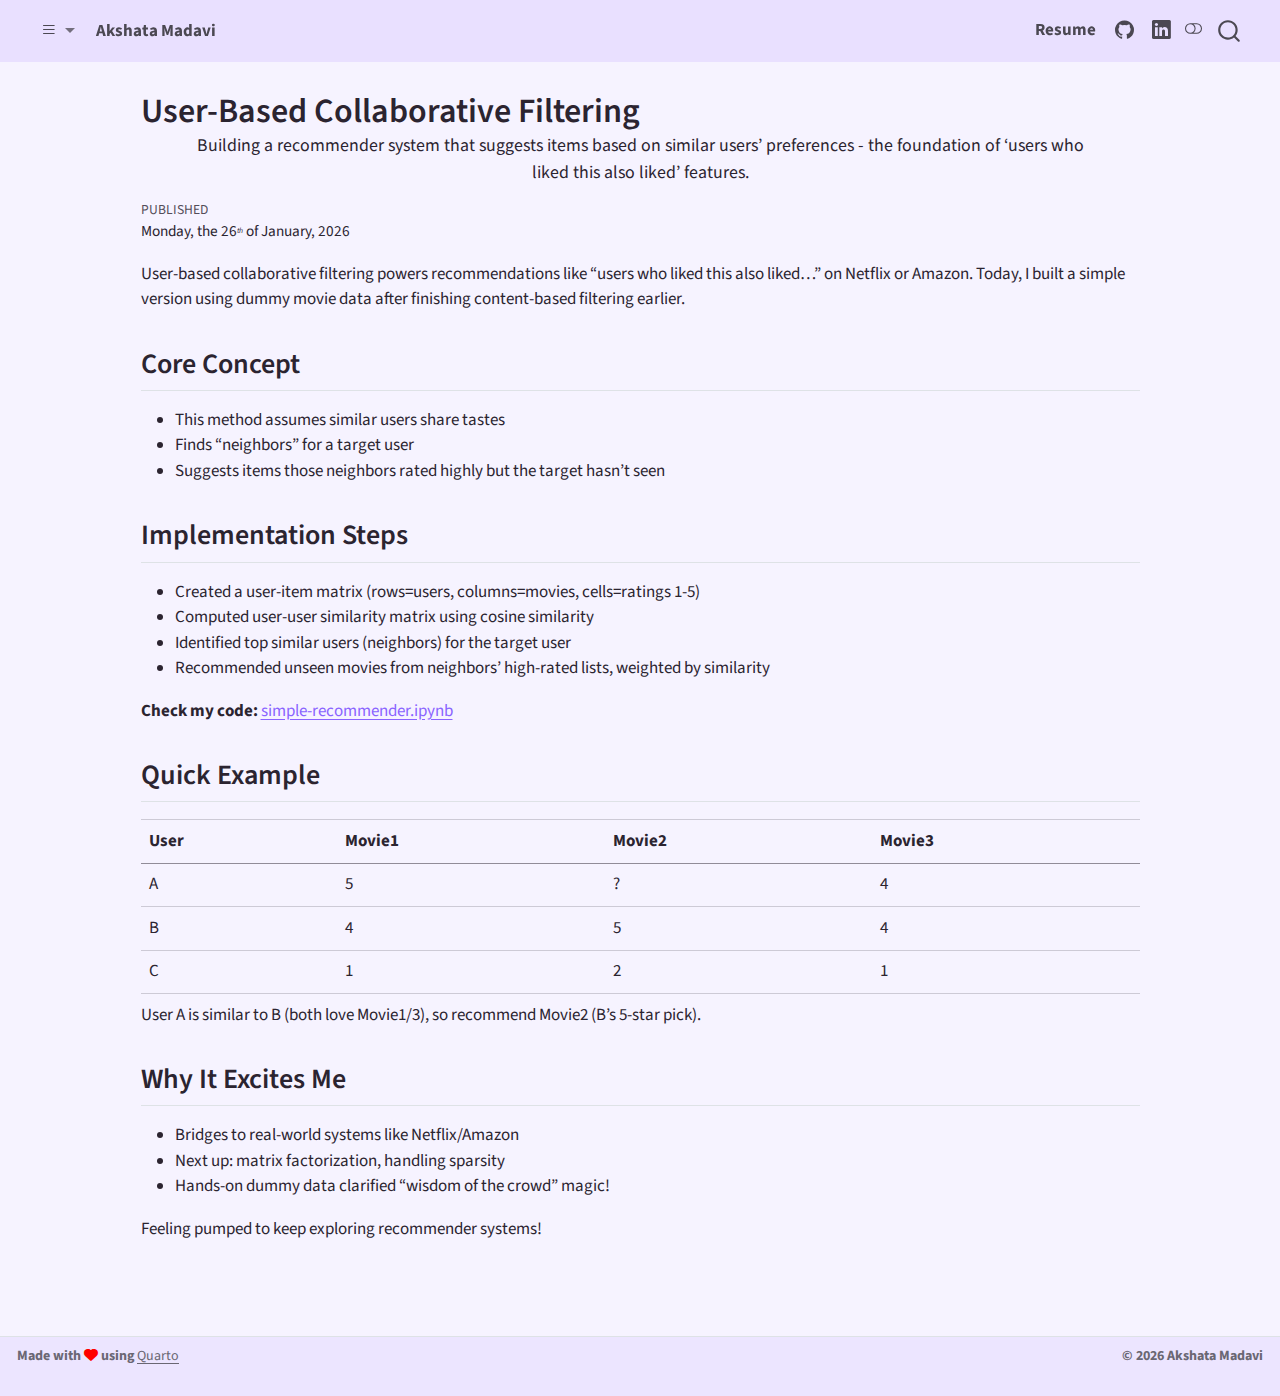
<file: study/user-based-cf.html>
<!DOCTYPE html>
<html xmlns="http://www.w3.org/1999/xhtml" lang="en-GB" xml:lang="en-GB"><head>

<meta charset="utf-8">
<meta name="generator" content="quarto-1.8.27">

<meta name="viewport" content="width=device-width, initial-scale=1.0, user-scalable=yes">

<meta name="description" content="Building a recommender system that suggests items based on similar users’ preferences - the foundation of ‘users who liked this also liked’ features.">

<title>User-Based Collaborative Filtering</title>
<style>
code{white-space: pre-wrap;}
span.smallcaps{font-variant: small-caps;}
div.columns{display: flex; gap: min(4vw, 1.5em);}
div.column{flex: auto; overflow-x: auto;}
div.hanging-indent{margin-left: 1.5em; text-indent: -1.5em;}
ul.task-list{list-style: none;}
ul.task-list li input[type="checkbox"] {
  width: 0.8em;
  margin: 0 0.8em 0.2em -1em; /* quarto-specific, see https://github.com/quarto-dev/quarto-cli/issues/4556 */ 
  vertical-align: middle;
}
</style>


<script src="../site_libs/quarto-nav/quarto-nav.js"></script>
<script src="../site_libs/quarto-nav/headroom.min.js"></script>
<script src="../site_libs/clipboard/clipboard.min.js"></script>
<script src="../site_libs/quarto-search/autocomplete.umd.js"></script>
<script src="../site_libs/quarto-search/fuse.min.js"></script>
<script src="../site_libs/quarto-search/quarto-search.js"></script>
<meta name="quarto:offset" content="../">
<script src="../site_libs/quarto-html/quarto.js" type="module"></script>
<script src="../site_libs/quarto-html/tabsets/tabsets.js" type="module"></script>
<script src="../site_libs/quarto-html/axe/axe-check.js" type="module"></script>
<script src="../site_libs/quarto-html/popper.min.js"></script>
<script src="../site_libs/quarto-html/tippy.umd.min.js"></script>
<script src="../site_libs/quarto-html/anchor.min.js"></script>
<link href="../site_libs/quarto-html/tippy.css" rel="stylesheet">
<link href="../site_libs/quarto-html/quarto-syntax-highlighting-8b4baf804e461d9b72633f0de59a0cac.css" rel="stylesheet" class="quarto-color-scheme" id="quarto-text-highlighting-styles">
<link href="../site_libs/quarto-html/quarto-syntax-highlighting-dark-f1aadacce99040138bbb613f9330654f.css" rel="stylesheet" class="quarto-color-scheme quarto-color-alternate" id="quarto-text-highlighting-styles">
<link href="../site_libs/quarto-html/quarto-syntax-highlighting-8b4baf804e461d9b72633f0de59a0cac.css" rel="stylesheet" class="quarto-color-scheme-extra" id="quarto-text-highlighting-styles">
<script src="../site_libs/bootstrap/bootstrap.min.js"></script>
<link href="../site_libs/bootstrap/bootstrap-icons.css" rel="stylesheet">
<link href="../site_libs/bootstrap/bootstrap-158753d054d689b5571260288fdf650a.min.css" rel="stylesheet" append-hash="true" class="quarto-color-scheme" id="quarto-bootstrap" data-mode="light">
<link href="../site_libs/bootstrap/bootstrap-dark-8bb3cef3b392e5bcb8cb2bec3e978969.min.css" rel="stylesheet" append-hash="true" class="quarto-color-scheme quarto-color-alternate" id="quarto-bootstrap" data-mode="dark">
<link href="../site_libs/bootstrap/bootstrap-158753d054d689b5571260288fdf650a.min.css" rel="stylesheet" append-hash="true" class="quarto-color-scheme-extra" id="quarto-bootstrap" data-mode="light">
<script id="quarto-search-options" type="application/json">{
  "location": "navbar",
  "copy-button": false,
  "collapse-after": 3,
  "panel-placement": "end",
  "type": "overlay",
  "limit": 50,
  "keyboard-shortcut": [
    "f",
    "/",
    "s"
  ],
  "show-item-context": false,
  "language": {
    "search-no-results-text": "No results",
    "search-matching-documents-text": "matching documents",
    "search-copy-link-title": "Copy link to search",
    "search-hide-matches-text": "Hide additional matches",
    "search-more-match-text": "more match in this document",
    "search-more-matches-text": "more matches in this document",
    "search-clear-button-title": "Clear",
    "search-text-placeholder": "",
    "search-detached-cancel-button-title": "Cancel",
    "search-submit-button-title": "Submit",
    "search-label": "Search"
  }
}</script>
<link rel="stylesheet" href="https://cdnjs.cloudflare.com/ajax/libs/font-awesome/6.5.1/css/all.min.css">


</head>

<body class="nav-fixed fullcontent quarto-light"><script id="quarto-html-before-body" type="application/javascript">
    const toggleBodyColorMode = (bsSheetEl) => {
      const mode = bsSheetEl.getAttribute("data-mode");
      const bodyEl = window.document.querySelector("body");
      if (mode === "dark") {
        bodyEl.classList.add("quarto-dark");
        bodyEl.classList.remove("quarto-light");
      } else {
        bodyEl.classList.add("quarto-light");
        bodyEl.classList.remove("quarto-dark");
      }
    }
    const toggleBodyColorPrimary = () => {
      const bsSheetEl = window.document.querySelector("link#quarto-bootstrap:not([rel=disabled-stylesheet])");
      if (bsSheetEl) {
        toggleBodyColorMode(bsSheetEl);
      }
    }
    const setColorSchemeToggle = (alternate) => {
      const toggles = window.document.querySelectorAll('.quarto-color-scheme-toggle');
      for (let i=0; i < toggles.length; i++) {
        const toggle = toggles[i];
        if (toggle) {
          if (alternate) {
            toggle.classList.add("alternate");
          } else {
            toggle.classList.remove("alternate");
          }
        }
      }
    };
    const toggleColorMode = (alternate) => {
      // Switch the stylesheets
      const primaryStylesheets = window.document.querySelectorAll('link.quarto-color-scheme:not(.quarto-color-alternate)');
      const alternateStylesheets = window.document.querySelectorAll('link.quarto-color-scheme.quarto-color-alternate');
      manageTransitions('#quarto-margin-sidebar .nav-link', false);
      if (alternate) {
        // note: dark is layered on light, we don't disable primary!
        enableStylesheet(alternateStylesheets);
        for (const sheetNode of alternateStylesheets) {
          if (sheetNode.id === "quarto-bootstrap") {
            toggleBodyColorMode(sheetNode);
          }
        }
      } else {
        disableStylesheet(alternateStylesheets);
        enableStylesheet(primaryStylesheets)
        toggleBodyColorPrimary();
      }
      manageTransitions('#quarto-margin-sidebar .nav-link', true);
      // Switch the toggles
      setColorSchemeToggle(alternate)
      // Hack to workaround the fact that safari doesn't
      // properly recolor the scrollbar when toggling (#1455)
      if (navigator.userAgent.indexOf('Safari') > 0 && navigator.userAgent.indexOf('Chrome') == -1) {
        manageTransitions("body", false);
        window.scrollTo(0, 1);
        setTimeout(() => {
          window.scrollTo(0, 0);
          manageTransitions("body", true);
        }, 40);
      }
    }
    const disableStylesheet = (stylesheets) => {
      for (let i=0; i < stylesheets.length; i++) {
        const stylesheet = stylesheets[i];
        stylesheet.rel = 'disabled-stylesheet';
      }
    }
    const enableStylesheet = (stylesheets) => {
      for (let i=0; i < stylesheets.length; i++) {
        const stylesheet = stylesheets[i];
        if(stylesheet.rel !== 'stylesheet') { // for Chrome, which will still FOUC without this check
          stylesheet.rel = 'stylesheet';
        }
      }
    }
    const manageTransitions = (selector, allowTransitions) => {
      const els = window.document.querySelectorAll(selector);
      for (let i=0; i < els.length; i++) {
        const el = els[i];
        if (allowTransitions) {
          el.classList.remove('notransition');
        } else {
          el.classList.add('notransition');
        }
      }
    }
    const isFileUrl = () => {
      return window.location.protocol === 'file:';
    }
    const hasAlternateSentinel = () => {
      let styleSentinel = getColorSchemeSentinel();
      if (styleSentinel !== null) {
        return styleSentinel === "alternate";
      } else {
        return false;
      }
    }
    const setStyleSentinel = (alternate) => {
      const value = alternate ? "alternate" : "default";
      if (!isFileUrl()) {
        window.localStorage.setItem("quarto-color-scheme", value);
      } else {
        localAlternateSentinel = value;
      }
    }
    const getColorSchemeSentinel = () => {
      if (!isFileUrl()) {
        const storageValue = window.localStorage.getItem("quarto-color-scheme");
        return storageValue != null ? storageValue : localAlternateSentinel;
      } else {
        return localAlternateSentinel;
      }
    }
    const toggleGiscusIfUsed = (isAlternate, darkModeDefault) => {
      const baseTheme = document.querySelector('#giscus-base-theme')?.value ?? 'light';
      const alternateTheme = document.querySelector('#giscus-alt-theme')?.value ?? 'dark';
      let newTheme = '';
      if(authorPrefersDark) {
        newTheme = isAlternate ? baseTheme : alternateTheme;
      } else {
        newTheme = isAlternate ? alternateTheme : baseTheme;
      }
      const changeGiscusTheme = () => {
        // From: https://github.com/giscus/giscus/issues/336
        const sendMessage = (message) => {
          const iframe = document.querySelector('iframe.giscus-frame');
          if (!iframe) return;
          iframe.contentWindow.postMessage({ giscus: message }, 'https://giscus.app');
        }
        sendMessage({
          setConfig: {
            theme: newTheme
          }
        });
      }
      const isGiscussLoaded = window.document.querySelector('iframe.giscus-frame') !== null;
      if (isGiscussLoaded) {
        changeGiscusTheme();
      }
    };
    const authorPrefersDark = false;
    const darkModeDefault = authorPrefersDark;
      document.querySelector('link#quarto-text-highlighting-styles.quarto-color-scheme-extra').rel = 'disabled-stylesheet';
      document.querySelector('link#quarto-bootstrap.quarto-color-scheme-extra').rel = 'disabled-stylesheet';
    let localAlternateSentinel = darkModeDefault ? 'alternate' : 'default';
    // Dark / light mode switch
    window.quartoToggleColorScheme = () => {
      // Read the current dark / light value
      let toAlternate = !hasAlternateSentinel();
      toggleColorMode(toAlternate);
      setStyleSentinel(toAlternate);
      toggleGiscusIfUsed(toAlternate, darkModeDefault);
      window.dispatchEvent(new Event('resize'));
    };
    // Switch to dark mode if need be
    if (hasAlternateSentinel()) {
      toggleColorMode(true);
    } else {
      toggleColorMode(false);
    }
  </script>

<div id="quarto-search-results"></div>
  <header id="quarto-header" class="headroom fixed-top">
    <nav class="navbar navbar-expand-lg " data-bs-theme="dark">
      <div class="navbar-container container-fluid">
            <div id="quarto-search" class="" title="Search"></div>
          <button class="navbar-toggler" type="button" data-bs-toggle="collapse" data-bs-target="#navbarCollapse" aria-controls="navbarCollapse" role="menu" aria-expanded="false" aria-label="Toggle navigation" onclick="if (window.quartoToggleHeadroom) { window.quartoToggleHeadroom(); }">
  <span class="navbar-toggler-icon"></span>
</button>
          <div class="collapse navbar-collapse" id="navbarCollapse">
            <ul class="navbar-nav navbar-nav-scroll me-auto">
  <li class="nav-item dropdown ">
    <a class="nav-link dropdown-toggle" href="#" id="nav-menu-bi-list" role="link" data-bs-toggle="dropdown" aria-expanded="false">
      <i class="bi bi-list" role="img" aria-label="Sections">
</i> 
 <span class="menu-text"></span>
    </a>
    <ul class="dropdown-menu" aria-labelledby="nav-menu-bi-list">    
        <li>
    <a class="dropdown-item" href="../index.html#experience">
 <span class="dropdown-text">Experience</span></a>
  </li>  
        <li>
    <a class="dropdown-item" href="../index.html#education">
 <span class="dropdown-text">Education</span></a>
  </li>  
        <li>
    <a class="dropdown-item" href="../index.html#projects">
 <span class="dropdown-text">Projects</span></a>
  </li>  
        <li>
    <a class="dropdown-item" href="../index.html#blogs">
 <span class="dropdown-text">Blogs</span></a>
  </li>  
        <li>
    <a class="dropdown-item" href="../study/index.html">
 <span class="dropdown-text">What I Learned Today</span></a>
  </li>  
    </ul>
  </li>
  <li class="nav-item">
    <a class="nav-link" href="../index.html"> 
<span class="menu-text"><b>Akshata Madavi</b></span></a>
  </li>  
</ul>
            <ul class="navbar-nav navbar-nav-scroll ms-auto">
  <li class="nav-item">
    <a class="nav-link" href="../assets/resume.pdf"> 
<span class="menu-text"><b>Resume</b></span></a>
  </li>  
  <li class="nav-item compact">
    <a class="nav-link" href="https://github.com/akshatamadavi"> <i class="bi bi-github" role="img" aria-label="GitHub">
</i> 
<span class="menu-text"></span></a>
  </li>  
  <li class="nav-item compact">
    <a class="nav-link" href="https://www.linkedin.com/in/akshatamadavi/"> <i class="bi bi-linkedin" role="img" aria-label="LinkedIn">
</i> 
<span class="menu-text"></span></a>
  </li>  
</ul>
          </div> <!-- /navcollapse -->
            <div class="quarto-navbar-tools">
  <a href="" class="quarto-color-scheme-toggle quarto-navigation-tool  px-1" onclick="window.quartoToggleColorScheme(); return false;" title="Toggle dark mode"><i class="bi"></i></a>
</div>
      </div> <!-- /container-fluid -->
    </nav>
</header>
<!-- content -->
<div id="quarto-content" class="quarto-container page-columns page-rows-contents page-layout-article page-navbar">
<!-- sidebar -->
<!-- margin-sidebar -->
    
<!-- main -->
<main class="content" id="quarto-document-content">


<header id="title-block-header" class="quarto-title-block default">
<div class="quarto-title">
<h1 class="title">User-Based Collaborative Filtering</h1>
</div>

<div>
  <div class="description">
    Building a recommender system that suggests items based on similar users’ preferences - the foundation of ‘users who liked this also liked’ features.
  </div>
</div>


<div class="quarto-title-meta">

    
    <div>
    <div class="quarto-title-meta-heading">Published</div>
    <div class="quarto-title-meta-contents">
      <p class="date">Monday, the 26th of January, 2026</p>
    </div>
  </div>
  
    
  </div>
  


</header>


<p>User-based collaborative filtering powers recommendations like “users who liked this also liked…” on Netflix or Amazon. Today, I built a simple version using dummy movie data after finishing content-based filtering earlier.</p>
<section id="core-concept" class="level2">
<h2 class="anchored" data-anchor-id="core-concept">Core Concept</h2>
<ul>
<li>This method assumes similar users share tastes</li>
<li>Finds “neighbors” for a target user</li>
<li>Suggests items those neighbors rated highly but the target hasn’t seen</li>
</ul>
</section>
<section id="implementation-steps" class="level2">
<h2 class="anchored" data-anchor-id="implementation-steps">Implementation Steps</h2>
<ul>
<li>Created a user-item matrix (rows=users, columns=movies, cells=ratings 1-5)</li>
<li>Computed user-user similarity matrix using cosine similarity</li>
<li>Identified top similar users (neighbors) for the target user</li>
<li>Recommended unseen movies from neighbors’ high-rated lists, weighted by similarity</li>
</ul>
<p><strong>Check my code:</strong> <a href="https://github.com/Akshata4/how-recommenders-work/blob/main/simple-recommender.ipynb">simple-recommender.ipynb</a></p>
</section>
<section id="quick-example" class="level2">
<h2 class="anchored" data-anchor-id="quick-example">Quick Example</h2>
<table class="caption-top table">
<thead>
<tr class="header">
<th>User</th>
<th>Movie1</th>
<th>Movie2</th>
<th>Movie3</th>
</tr>
</thead>
<tbody>
<tr class="odd">
<td>A</td>
<td>5</td>
<td>?</td>
<td>4</td>
</tr>
<tr class="even">
<td>B</td>
<td>4</td>
<td>5</td>
<td>4</td>
</tr>
<tr class="odd">
<td>C</td>
<td>1</td>
<td>2</td>
<td>1</td>
</tr>
</tbody>
</table>
<p>User A is similar to B (both love Movie1/3), so recommend Movie2 (B’s 5-star pick).</p>
</section>
<section id="why-it-excites-me" class="level2">
<h2 class="anchored" data-anchor-id="why-it-excites-me">Why It Excites Me</h2>
<ul>
<li>Bridges to real-world systems like Netflix/Amazon</li>
<li>Next up: matrix factorization, handling sparsity</li>
<li>Hands-on dummy data clarified “wisdom of the crowd” magic!</li>
</ul>
<p>Feeling pumped to keep exploring recommender systems!</p>


</section>

</main> <!-- /main -->
<script id="quarto-html-after-body" type="application/javascript">
  window.document.addEventListener("DOMContentLoaded", function (event) {
    // Ensure there is a toggle, if there isn't float one in the top right
    if (window.document.querySelector('.quarto-color-scheme-toggle') === null) {
      const a = window.document.createElement('a');
      a.classList.add('top-right');
      a.classList.add('quarto-color-scheme-toggle');
      a.href = "";
      a.onclick = function() { try { window.quartoToggleColorScheme(); } catch {} return false; };
      const i = window.document.createElement("i");
      i.classList.add('bi');
      a.appendChild(i);
      window.document.body.appendChild(a);
    }
    setColorSchemeToggle(hasAlternateSentinel())
    const icon = "";
    const anchorJS = new window.AnchorJS();
    anchorJS.options = {
      placement: 'right',
      icon: icon
    };
    anchorJS.add('.anchored');
    const isCodeAnnotation = (el) => {
      for (const clz of el.classList) {
        if (clz.startsWith('code-annotation-')) {                     
          return true;
        }
      }
      return false;
    }
    const onCopySuccess = function(e) {
      // button target
      const button = e.trigger;
      // don't keep focus
      button.blur();
      // flash "checked"
      button.classList.add('code-copy-button-checked');
      var currentTitle = button.getAttribute("title");
      button.setAttribute("title", "Copied!");
      let tooltip;
      if (window.bootstrap) {
        button.setAttribute("data-bs-toggle", "tooltip");
        button.setAttribute("data-bs-placement", "left");
        button.setAttribute("data-bs-title", "Copied!");
        tooltip = new bootstrap.Tooltip(button, 
          { trigger: "manual", 
            customClass: "code-copy-button-tooltip",
            offset: [0, -8]});
        tooltip.show();    
      }
      setTimeout(function() {
        if (tooltip) {
          tooltip.hide();
          button.removeAttribute("data-bs-title");
          button.removeAttribute("data-bs-toggle");
          button.removeAttribute("data-bs-placement");
        }
        button.setAttribute("title", currentTitle);
        button.classList.remove('code-copy-button-checked');
      }, 1000);
      // clear code selection
      e.clearSelection();
    }
    const getTextToCopy = function(trigger) {
      const outerScaffold = trigger.parentElement.cloneNode(true);
      const codeEl = outerScaffold.querySelector('code');
      for (const childEl of codeEl.children) {
        if (isCodeAnnotation(childEl)) {
          childEl.remove();
        }
      }
      return codeEl.innerText;
    }
    const clipboard = new window.ClipboardJS('.code-copy-button:not([data-in-quarto-modal])', {
      text: getTextToCopy
    });
    clipboard.on('success', onCopySuccess);
    if (window.document.getElementById('quarto-embedded-source-code-modal')) {
      const clipboardModal = new window.ClipboardJS('.code-copy-button[data-in-quarto-modal]', {
        text: getTextToCopy,
        container: window.document.getElementById('quarto-embedded-source-code-modal')
      });
      clipboardModal.on('success', onCopySuccess);
    }
    const viewSource = window.document.getElementById('quarto-view-source') ||
                       window.document.getElementById('quarto-code-tools-source');
    if (viewSource) {
      const sourceUrl = viewSource.getAttribute("data-quarto-source-url");
      viewSource.addEventListener("click", function(e) {
        if (sourceUrl) {
          // rstudio viewer pane
          if (/\bcapabilities=\b/.test(window.location)) {
            window.open(sourceUrl);
          } else {
            window.location.href = sourceUrl;
          }
        } else {
          const modal = new bootstrap.Modal(document.getElementById('quarto-embedded-source-code-modal'));
          modal.show();
        }
        return false;
      });
    }
    function toggleCodeHandler(show) {
      return function(e) {
        const detailsSrc = window.document.querySelectorAll(".cell > details > .sourceCode");
        for (let i=0; i<detailsSrc.length; i++) {
          const details = detailsSrc[i].parentElement;
          if (show) {
            details.open = true;
          } else {
            details.removeAttribute("open");
          }
        }
        const cellCodeDivs = window.document.querySelectorAll(".cell > .sourceCode");
        const fromCls = show ? "hidden" : "unhidden";
        const toCls = show ? "unhidden" : "hidden";
        for (let i=0; i<cellCodeDivs.length; i++) {
          const codeDiv = cellCodeDivs[i];
          if (codeDiv.classList.contains(fromCls)) {
            codeDiv.classList.remove(fromCls);
            codeDiv.classList.add(toCls);
          } 
        }
        return false;
      }
    }
    const hideAllCode = window.document.getElementById("quarto-hide-all-code");
    if (hideAllCode) {
      hideAllCode.addEventListener("click", toggleCodeHandler(false));
    }
    const showAllCode = window.document.getElementById("quarto-show-all-code");
    if (showAllCode) {
      showAllCode.addEventListener("click", toggleCodeHandler(true));
    }
      var localhostRegex = new RegExp(/^(?:http|https):\/\/localhost\:?[0-9]*\//);
      var mailtoRegex = new RegExp(/^mailto:/);
        var filterRegex = new RegExp("https:\/\/Akshata4\.github\.io\/akshata4\.github\.io\/");
      var isInternal = (href) => {
          return filterRegex.test(href) || localhostRegex.test(href) || mailtoRegex.test(href);
      }
      // Inspect non-navigation links and adorn them if external
     var links = window.document.querySelectorAll('a[href]:not(.nav-link):not(.navbar-brand):not(.toc-action):not(.sidebar-link):not(.sidebar-item-toggle):not(.pagination-link):not(.no-external):not([aria-hidden]):not(.dropdown-item):not(.quarto-navigation-tool):not(.about-link)');
      for (var i=0; i<links.length; i++) {
        const link = links[i];
        if (!isInternal(link.href)) {
          // undo the damage that might have been done by quarto-nav.js in the case of
          // links that we want to consider external
          if (link.dataset.originalHref !== undefined) {
            link.href = link.dataset.originalHref;
          }
            // target, if specified
            link.setAttribute("target", "_blank");
            if (link.getAttribute("rel") === null) {
              link.setAttribute("rel", "noopener");
            }
        }
      }
    function tippyHover(el, contentFn, onTriggerFn, onUntriggerFn) {
      const config = {
        allowHTML: true,
        maxWidth: 500,
        delay: 100,
        arrow: false,
        appendTo: function(el) {
            return el.parentElement;
        },
        interactive: true,
        interactiveBorder: 10,
        theme: 'quarto',
        placement: 'bottom-start',
      };
      if (contentFn) {
        config.content = contentFn;
      }
      if (onTriggerFn) {
        config.onTrigger = onTriggerFn;
      }
      if (onUntriggerFn) {
        config.onUntrigger = onUntriggerFn;
      }
      window.tippy(el, config); 
    }
    const noterefs = window.document.querySelectorAll('a[role="doc-noteref"]');
    for (var i=0; i<noterefs.length; i++) {
      const ref = noterefs[i];
      tippyHover(ref, function() {
        // use id or data attribute instead here
        let href = ref.getAttribute('data-footnote-href') || ref.getAttribute('href');
        try { href = new URL(href).hash; } catch {}
        const id = href.replace(/^#\/?/, "");
        const note = window.document.getElementById(id);
        if (note) {
          return note.innerHTML;
        } else {
          return "";
        }
      });
    }
    const xrefs = window.document.querySelectorAll('a.quarto-xref');
    const processXRef = (id, note) => {
      // Strip column container classes
      const stripColumnClz = (el) => {
        el.classList.remove("page-full", "page-columns");
        if (el.children) {
          for (const child of el.children) {
            stripColumnClz(child);
          }
        }
      }
      stripColumnClz(note)
      if (id === null || id.startsWith('sec-')) {
        // Special case sections, only their first couple elements
        const container = document.createElement("div");
        if (note.children && note.children.length > 2) {
          container.appendChild(note.children[0].cloneNode(true));
          for (let i = 1; i < note.children.length; i++) {
            const child = note.children[i];
            if (child.tagName === "P" && child.innerText === "") {
              continue;
            } else {
              container.appendChild(child.cloneNode(true));
              break;
            }
          }
          if (window.Quarto?.typesetMath) {
            window.Quarto.typesetMath(container);
          }
          return container.innerHTML
        } else {
          if (window.Quarto?.typesetMath) {
            window.Quarto.typesetMath(note);
          }
          return note.innerHTML;
        }
      } else {
        // Remove any anchor links if they are present
        const anchorLink = note.querySelector('a.anchorjs-link');
        if (anchorLink) {
          anchorLink.remove();
        }
        if (window.Quarto?.typesetMath) {
          window.Quarto.typesetMath(note);
        }
        if (note.classList.contains("callout")) {
          return note.outerHTML;
        } else {
          return note.innerHTML;
        }
      }
    }
    for (var i=0; i<xrefs.length; i++) {
      const xref = xrefs[i];
      tippyHover(xref, undefined, function(instance) {
        instance.disable();
        let url = xref.getAttribute('href');
        let hash = undefined; 
        if (url.startsWith('#')) {
          hash = url;
        } else {
          try { hash = new URL(url).hash; } catch {}
        }
        if (hash) {
          const id = hash.replace(/^#\/?/, "");
          const note = window.document.getElementById(id);
          if (note !== null) {
            try {
              const html = processXRef(id, note.cloneNode(true));
              instance.setContent(html);
            } finally {
              instance.enable();
              instance.show();
            }
          } else {
            // See if we can fetch this
            fetch(url.split('#')[0])
            .then(res => res.text())
            .then(html => {
              const parser = new DOMParser();
              const htmlDoc = parser.parseFromString(html, "text/html");
              const note = htmlDoc.getElementById(id);
              if (note !== null) {
                const html = processXRef(id, note);
                instance.setContent(html);
              } 
            }).finally(() => {
              instance.enable();
              instance.show();
            });
          }
        } else {
          // See if we can fetch a full url (with no hash to target)
          // This is a special case and we should probably do some content thinning / targeting
          fetch(url)
          .then(res => res.text())
          .then(html => {
            const parser = new DOMParser();
            const htmlDoc = parser.parseFromString(html, "text/html");
            const note = htmlDoc.querySelector('main.content');
            if (note !== null) {
              // This should only happen for chapter cross references
              // (since there is no id in the URL)
              // remove the first header
              if (note.children.length > 0 && note.children[0].tagName === "HEADER") {
                note.children[0].remove();
              }
              const html = processXRef(null, note);
              instance.setContent(html);
            } 
          }).finally(() => {
            instance.enable();
            instance.show();
          });
        }
      }, function(instance) {
      });
    }
        let selectedAnnoteEl;
        const selectorForAnnotation = ( cell, annotation) => {
          let cellAttr = 'data-code-cell="' + cell + '"';
          let lineAttr = 'data-code-annotation="' +  annotation + '"';
          const selector = 'span[' + cellAttr + '][' + lineAttr + ']';
          return selector;
        }
        const selectCodeLines = (annoteEl) => {
          const doc = window.document;
          const targetCell = annoteEl.getAttribute("data-target-cell");
          const targetAnnotation = annoteEl.getAttribute("data-target-annotation");
          const annoteSpan = window.document.querySelector(selectorForAnnotation(targetCell, targetAnnotation));
          const lines = annoteSpan.getAttribute("data-code-lines").split(",");
          const lineIds = lines.map((line) => {
            return targetCell + "-" + line;
          })
          let top = null;
          let height = null;
          let parent = null;
          if (lineIds.length > 0) {
              //compute the position of the single el (top and bottom and make a div)
              const el = window.document.getElementById(lineIds[0]);
              top = el.offsetTop;
              height = el.offsetHeight;
              parent = el.parentElement.parentElement;
            if (lineIds.length > 1) {
              const lastEl = window.document.getElementById(lineIds[lineIds.length - 1]);
              const bottom = lastEl.offsetTop + lastEl.offsetHeight;
              height = bottom - top;
            }
            if (top !== null && height !== null && parent !== null) {
              // cook up a div (if necessary) and position it 
              let div = window.document.getElementById("code-annotation-line-highlight");
              if (div === null) {
                div = window.document.createElement("div");
                div.setAttribute("id", "code-annotation-line-highlight");
                div.style.position = 'absolute';
                parent.appendChild(div);
              }
              div.style.top = top - 2 + "px";
              div.style.height = height + 4 + "px";
              div.style.left = 0;
              let gutterDiv = window.document.getElementById("code-annotation-line-highlight-gutter");
              if (gutterDiv === null) {
                gutterDiv = window.document.createElement("div");
                gutterDiv.setAttribute("id", "code-annotation-line-highlight-gutter");
                gutterDiv.style.position = 'absolute';
                const codeCell = window.document.getElementById(targetCell);
                const gutter = codeCell.querySelector('.code-annotation-gutter');
                gutter.appendChild(gutterDiv);
              }
              gutterDiv.style.top = top - 2 + "px";
              gutterDiv.style.height = height + 4 + "px";
            }
            selectedAnnoteEl = annoteEl;
          }
        };
        const unselectCodeLines = () => {
          const elementsIds = ["code-annotation-line-highlight", "code-annotation-line-highlight-gutter"];
          elementsIds.forEach((elId) => {
            const div = window.document.getElementById(elId);
            if (div) {
              div.remove();
            }
          });
          selectedAnnoteEl = undefined;
        };
          // Handle positioning of the toggle
      window.addEventListener(
        "resize",
        throttle(() => {
          elRect = undefined;
          if (selectedAnnoteEl) {
            selectCodeLines(selectedAnnoteEl);
          }
        }, 10)
      );
      function throttle(fn, ms) {
      let throttle = false;
      let timer;
        return (...args) => {
          if(!throttle) { // first call gets through
              fn.apply(this, args);
              throttle = true;
          } else { // all the others get throttled
              if(timer) clearTimeout(timer); // cancel #2
              timer = setTimeout(() => {
                fn.apply(this, args);
                timer = throttle = false;
              }, ms);
          }
        };
      }
        // Attach click handler to the DT
        const annoteDls = window.document.querySelectorAll('dt[data-target-cell]');
        for (const annoteDlNode of annoteDls) {
          annoteDlNode.addEventListener('click', (event) => {
            const clickedEl = event.target;
            if (clickedEl !== selectedAnnoteEl) {
              unselectCodeLines();
              const activeEl = window.document.querySelector('dt[data-target-cell].code-annotation-active');
              if (activeEl) {
                activeEl.classList.remove('code-annotation-active');
              }
              selectCodeLines(clickedEl);
              clickedEl.classList.add('code-annotation-active');
            } else {
              // Unselect the line
              unselectCodeLines();
              clickedEl.classList.remove('code-annotation-active');
            }
          });
        }
    const findCites = (el) => {
      const parentEl = el.parentElement;
      if (parentEl) {
        const cites = parentEl.dataset.cites;
        if (cites) {
          return {
            el,
            cites: cites.split(' ')
          };
        } else {
          return findCites(el.parentElement)
        }
      } else {
        return undefined;
      }
    };
    var bibliorefs = window.document.querySelectorAll('a[role="doc-biblioref"]');
    for (var i=0; i<bibliorefs.length; i++) {
      const ref = bibliorefs[i];
      const citeInfo = findCites(ref);
      if (citeInfo) {
        tippyHover(citeInfo.el, function() {
          var popup = window.document.createElement('div');
          citeInfo.cites.forEach(function(cite) {
            var citeDiv = window.document.createElement('div');
            citeDiv.classList.add('hanging-indent');
            citeDiv.classList.add('csl-entry');
            var biblioDiv = window.document.getElementById('ref-' + cite);
            if (biblioDiv) {
              citeDiv.innerHTML = biblioDiv.innerHTML;
            }
            popup.appendChild(citeDiv);
          });
          return popup.innerHTML;
        });
      }
    }
  });
  </script>
</div> <!-- /content -->
<footer class="footer">
  <div class="nav-footer">
    <div class="nav-footer-left">
<p><b>Made with <i class="fa-solid fa-heart" style="color:red;"></i> using <a href="https://quarto.org">Quarto</a></b></p>
</div>   
    <div class="nav-footer-center">
      &nbsp;
    </div>
    <div class="nav-footer-right">
<p><b>© <span id="current-year"></span> Akshata Madavi</b></p>
</div>
  </div>
</footer>
<script type="text/javascript">
  const dateElements = document.querySelectorAll("p.date, p.date-modified, div.listing-date, div.listing-file-modified");
  dateElements.forEach((el) => {
    el.innerHTML = el.innerHTML.replace(
      /(\d+)(st|nd|rd|th)/g,
      "$1<sup style='font-size:0.5em;font-style:italic;'>$2</sup>"
    );
  });
</script>
<script type="text/javascript">
  document.addEventListener("DOMContentLoaded", function() {
    const currentYear = new Date().getFullYear();
    document.getElementById('current-year').textContent = currentYear;
  });
</script>
<script>
  document.querySelectorAll('header#title-block-header div, header#title-block-header p').forEach(function(el) {
    if (!el.textContent.trim()) {
      el.style.display = 'none';
      el.textContent = "";
    }
  });
</script>




</body></html>
</file>
<file: style.css>
/* style.css - Minimalist pastel theme with dark mode */

:root {
  --bg: #fafafa;
  --text: #222;
  --accent: #2c3e50;
  --accent2: #ecf0f1;
}
body.dark {
  --bg: #1e1e1e;
  --text: #eee;
  --accent: #34495e;
  --accent2: #7f8c8d;
}
/* Fix for pastel background */
html {
  scroll-behavior: smooth;
}
body {
  background: var(--bg);
  color: var(--text);
  font-family: 'Inter', sans-serif;
  margin: 0;
  min-height: 100vh;
  display: -webkit-flex;
  display: flex;
  -webkit-flex-direction: column;
  flex-direction: column;
  -webkit-transition: background 0.3s, color 0.3s;
  transition: background 0.3s, color 0.3s;
}
main {
  flex: 1;
}
footer {
  margin-top: auto;
}
.site-header {
  position: fixed;
  top: 0;
  left: 0;
  width: 100%;
  z-index: 1000;
  display: flex;
  justify-content: space-between;
  align-items: center;
  padding: 0.25rem 1rem;
  background: var(--accent);
  color: #fff;
}
body {
  padding-top: 80px; /* Adjust based on header height */
}
.toggles {
  display: flex;
  align-items: center;
  gap: 0.2rem;
  margin-right: 2rem;
}
.social {
  display: flex;
  align-items: center;
  gap: 0.5rem;
  color: var(--accent2);
  text-decoration: none;
  transition: color 0.2s;
}
.social:hover {
  opacity: 0.8;
}
/* Nav links cleanup */
.nav {
  display: flex;
  flex-wrap: nowrap;
  justify-content: center;
  gap: 0.2rem;
  max-width: 500px;
  flex: 1;
  margin-left: 1rem;
}

/* Mobile responsiveness */
@media (max-width: 768px) {
  .nav {
    flex-direction: column;
    align-items: stretch;
  }
  .nav-link {
    width: 100%;
    margin-bottom: 0.5rem;
  }
  .site-header {
    flex-direction: column;
    text-align: center;
    padding: 0.5rem;
  }
  .brand {
    flex-direction: column;
    gap: 0.5rem;
  }
  .toggles {
    margin-top: 0.5rem;
  }
  .cards {
    grid-template-columns: 1fr;
  }
  .education-list {
  display: -webkit-flex;
  display: flex;
  -webkit-flex-direction: column;
  flex-direction: column;
  gap: 2rem;
}
.education-item {
  background: var(--bg);
  border: 1px solid var(--accent2);
  border-radius: 12px;
  padding: 1.5rem;
  -webkit-box-shadow: 0 2px 8px rgba(0,0,0,0.1);
  box-shadow: 0 2px 8px rgba(0,0,0,0.1);
  display: -webkit-flex;
  display: flex;
  -webkit-align-items: center;
  align-items: center;
  gap: 1rem;
  -webkit-transition: -webkit-transform 0.2s, box-shadow 0.2s;
  transition: transform 0.2s, box-shadow 0.2s;
}
.education-item:hover {
  -webkit-transform: translateY(-5px);
  transform: translateY(-5px);
  -webkit-box-shadow: 0 4px 12px rgba(0,0,0,0.15);
  box-shadow: 0 4px 12px rgba(0,0,0,0.15);
}
.education-content h3 {
  color: var(--accent);
  margin-bottom: 0.5rem;
  font-size: 1.2rem;
}
.education-content h4 {
  color: var(--text);
  margin-bottom: 1rem;
  font-size: 1rem;
  font-weight: 500;
}
.education-content p {
  line-height: 1.6;
  margin: 0;
}
  main {
    padding: 0 0.5rem;
  }
}
.nav-link {
  background: var(--accent2);
  border: none;
  border-radius: 20px;
  padding: 0.25rem 0.5rem;
  font-size: 0.9rem;
  font-weight: 500;
  text-decoration: none;
  color: var(--accent);
  display: inline-block;
  transition: background 0.2s, color 0.2s;
}
.nav-link.active {
  background: var(--bg);
  color: var(--text);
}

.tab h2 { color: var(--accent); font-weight: bold; margin-bottom: 1rem; background: var(--bg); padding: 0.5rem 1rem; border-radius: 8px; display: inline-block; }
.tab { display: block; padding: 2rem; border-bottom: 1px solid var(--accent2); opacity: 0; transform: translateY(20px); transition: opacity 0.6s ease, transform 0.6s ease; scroll-margin-top: 80px; }
.tab.visible { opacity: 1; transform: translateY(0); }
.tab:last-child { border-bottom: none; }

/* Focus styles for accessibility */
.nav-link:focus {
  outline: 2px solid var(--accent2);
  outline-offset: 2px;
}
.btn:focus {
  outline: 2px solid var(--accent2);
  outline-offset: 2px;
}
.cards { display: grid; gap: 1rem; grid-template-columns: repeat(auto-fit, minmax(250px, 1fr)); }
.card {
  border: 1px solid var(--accent2);
  border-radius: 12px;
  padding: 1rem;
  background: var(--bg);
  -webkit-transition: -webkit-transform 0.2s, box-shadow 0.2s;
  transition: transform 0.2s, box-shadow 0.2s;
}
.card:hover { -webkit-transform: translateY(-5px); transform: translateY(-5px); -webkit-box-shadow: 0 4px 12px rgba(0,0,0,0.15); box-shadow: 0 4px 12px rgba(0,0,0,0.15); }
.btn {
  background: var(--accent);
  color: white;
  padding: 0.5rem 1rem;
  border-radius: 8px;
  text-decoration: none;
}
.pdf-embed embed {
  width: 100%;
  height: 600px;
  border: none;
}
/* Center main content and limit width */
main {
  max-width: 900px;
  margin: 2rem auto;
  padding: 0 2rem;
}
#resume .pdf-embed {
  margin: 0 -1rem;
}

/* Brand section (photo + name) */
.brand {
  display: flex;
  align-items: center;
  gap: 0.8rem;
  min-width: 200px;
}
.tagline {
  min-width: 200px;
}

/* About page styling */
.about-hero {
  display: flex;
  align-items: center;
  gap: 2rem;
  margin-bottom: 3rem;
  padding: 2rem 0;
}
.hero-content {
  flex: 1;
}
.hero-content h1 {
  font-size: 2.5rem;
  margin-bottom: 0.5rem;
  color: var(--text);
}
.hero-tagline {
  font-size: 1.2rem;
  color: var(--accent);
  margin-bottom: 0.5rem;
}
.hero-subtitle {
  font-size: 1rem;
  color: var(--text);
  margin-bottom: 1rem;
  font-weight: 500;
}
.hero-description {
  font-size: 1.1rem;
  line-height: 1.6;
  margin-bottom: 1.5rem;
}
.hero-links {
  display: flex;
  gap: 1rem;
  margin-bottom: 1.5rem;
}
.hero-link {
  display: flex;
  align-items: center;
  gap: 0.5rem;
  color: var(--accent);
  text-decoration: none;
  font-weight: 500;
  transition: color 0.2s;
}
.hero-link:hover {
  color: var(--accent2);
}
.resume-btn {
  background: var(--accent);
  color: #fff;
  padding: 0.75rem 1.5rem;
  border-radius: 8px;
  text-decoration: none;
  font-weight: 500;
  transition: background 0.2s;
}
.resume-btn:hover {
  background: var(--accent2);
}
.hero-image {
  flex-shrink: 0;
}
.profile-img {
  width: 200px;
  height: 200px;
  border-radius: 50%;
  object-fit: cover;
  border: 4px solid var(--accent2);
  box-shadow: 0 4px 12px rgba(0,0,0,0.15);
}
.about-details {
  display: grid;
  gap: 2rem;
}
.about-section h2 {
  color: var(--accent);
  margin-bottom: 1rem;
}
.skills-highlights {
  display: grid;
  grid-template-columns: repeat(auto-fit, minmax(200px, 1fr));
  gap: 1rem;
}
.skill-item {
  background: var(--bg);
  border: 1px solid var(--accent2);
  border-radius: 8px;
  padding: 1rem;
  text-align: center;
}
.skill-item h3 {
  margin-bottom: 0.5rem;
  color: var(--text);
}
.contact-grid {
  display: grid;
  grid-template-columns: repeat(auto-fit, minmax(200px, 1fr));
  gap: 1rem;
}
.contact-link {
  display: block;
  padding: 0.5rem;
  background: var(--accent2);
  color: var(--text);
  text-decoration: none;
  border-radius: 8px;
  text-align: center;
  transition: background 0.2s;
}
.contact-link:hover {
  background: var(--accent);
  color: #fff;
}
.highlights-list {
  list-style: none;
  padding: 0;
}
.highlights-list li {
  padding: 0.5rem 0;
  border-left: 3px solid var(--accent);
  padding-left: 1rem;
  margin-bottom: 0.5rem;
}
.coding-grid {
  display: -webkit-flex;
  display: flex;
  -webkit-flex-direction: column;
  flex-direction: column;
  gap: 2rem;
}
.coding-platform {
  background: var(--bg);
  border: 1px solid var(--accent2);
  border-radius: 12px;
  padding: 1.5rem;
  text-align: left;
  -webkit-box-shadow: 0 2px 8px rgba(0,0,0,0.1);
  box-shadow: 0 2px 8px rgba(0,0,0,0.1);
  -webkit-flex: 1;
  flex: 1;
  min-height: 300px;
  display: -webkit-flex;
  display: flex;
  -webkit-flex-direction: column;
  flex-direction: column;
}
.platform-header {
  display: flex;
  align-items: center;
  justify-content: center;
  gap: 0.5rem;
  margin-bottom: 1rem;
}
.platform-logo {
  width: 24px;
  height: 24px;
}
.coding-platform h3 {
  color: var(--accent);
  margin: 0;
}
.coding-platform h4 {
  color: var(--accent);
  margin: 1rem 0 0.5rem 0;
  font-size: 1.1rem;
  font-weight: 600;
}
.experience-list {
  display: -webkit-flex;
  display: flex;
  -webkit-flex-direction: column;
  flex-direction: column;
  gap: 2rem;
}
.experience-item {
  background: var(--bg);
  border: 1px solid var(--accent2);
  border-radius: 12px;
  padding: 1.5rem;
  -webkit-box-shadow: 0 2px 8px rgba(0,0,0,0.1);
  box-shadow: 0 2px 8px rgba(0,0,0,0.1);
  display: -webkit-flex;
  display: flex;
  -webkit-align-items: center;
  align-items: center;
  gap: 1rem;
  -webkit-transition: -webkit-transform 0.2s, box-shadow 0.2s;
  transition: transform 0.2s, box-shadow 0.2s;
}
.experience-item:hover {
  -webkit-transform: translateY(-5px);
  transform: translateY(-5px);
  -webkit-box-shadow: 0 4px 12px rgba(0,0,0,0.15);
  box-shadow: 0 4px 12px rgba(0,0,0,0.15);
}
.experience-content {
  flex: 1;
}
.experience-content h3 {
  color: var(--accent);
  margin-bottom: 0.5rem;
  font-size: 1.2rem;
}
.experience-content h4 {
  color: var(--text);
  margin-bottom: 1rem;
  font-size: 1rem;
  font-weight: 500;
}
.experience-content p {
  line-height: 1.6;
  margin: 0;
}
.company-logo {
  width: 60px;
  height: 60px;
  object-fit: contain;
  flex-shrink: 0;
}
.stats-container {
  margin-bottom: 1rem;
  padding-left: 1rem;
}
.stat-item {
  display: flex;
  justify-content: space-between;
  align-items: center;
  margin: 0.5rem 0;
  padding: 0.25rem 0;
  border-bottom: 1px solid var(--accent2);
}
.stat-item:last-child {
  border-bottom: none;
}
.stat-label {
  font-weight: 500;
}
.stat-value {
  font-weight: bold;
  color: var(--accent);
}
</file>
<file: site_libs/quarto-html/tippy.css>
.tippy-box[data-animation=fade][data-state=hidden]{opacity:0}[data-tippy-root]{max-width:calc(100vw - 10px)}.tippy-box{position:relative;background-color:#333;color:#fff;border-radius:4px;font-size:14px;line-height:1.4;white-space:normal;outline:0;transition-property:transform,visibility,opacity}.tippy-box[data-placement^=top]>.tippy-arrow{bottom:0}.tippy-box[data-placement^=top]>.tippy-arrow:before{bottom:-7px;left:0;border-width:8px 8px 0;border-top-color:initial;transform-origin:center top}.tippy-box[data-placement^=bottom]>.tippy-arrow{top:0}.tippy-box[data-placement^=bottom]>.tippy-arrow:before{top:-7px;left:0;border-width:0 8px 8px;border-bottom-color:initial;transform-origin:center bottom}.tippy-box[data-placement^=left]>.tippy-arrow{right:0}.tippy-box[data-placement^=left]>.tippy-arrow:before{border-width:8px 0 8px 8px;border-left-color:initial;right:-7px;transform-origin:center left}.tippy-box[data-placement^=right]>.tippy-arrow{left:0}.tippy-box[data-placement^=right]>.tippy-arrow:before{left:-7px;border-width:8px 8px 8px 0;border-right-color:initial;transform-origin:center right}.tippy-box[data-inertia][data-state=visible]{transition-timing-function:cubic-bezier(.54,1.5,.38,1.11)}.tippy-arrow{width:16px;height:16px;color:#333}.tippy-arrow:before{content:"";position:absolute;border-color:transparent;border-style:solid}.tippy-content{position:relative;padding:5px 9px;z-index:1}
</file>
<file: site_libs/quarto-html/quarto-syntax-highlighting-8b4baf804e461d9b72633f0de59a0cac.css>
/* quarto syntax highlight colors */
:root {
  --quarto-hl-al-color: #ff5555;
  --quarto-hl-an-color: #6a737d;
  --quarto-hl-at-color: #d73a49;
  --quarto-hl-bn-color: #005cc5;
  --quarto-hl-bu-color: #d73a49;
  --quarto-hl-ch-color: #032f62;
  --quarto-hl-co-color: #6a737d;
  --quarto-hl-cv-color: #6a737d;
  --quarto-hl-cn-color: #005cc5;
  --quarto-hl-cf-color: #d73a49;
  --quarto-hl-dt-color: #d73a49;
  --quarto-hl-dv-color: #005cc5;
  --quarto-hl-do-color: #6a737d;
  --quarto-hl-er-color: #ff5555;
  --quarto-hl-ex-color: #d73a49;
  --quarto-hl-fl-color: #005cc5;
  --quarto-hl-fu-color: #6f42c1;
  --quarto-hl-im-color: #032f62;
  --quarto-hl-in-color: #6a737d;
  --quarto-hl-kw-color: #d73a49;
  --quarto-hl-op-color: #24292e;
  --quarto-hl-pp-color: #d73a49;
  --quarto-hl-re-color: #6a737d;
  --quarto-hl-sc-color: #005cc5;
  --quarto-hl-ss-color: #032f62;
  --quarto-hl-st-color: #032f62;
  --quarto-hl-va-color: #e36209;
  --quarto-hl-vs-color: #032f62;
  --quarto-hl-wa-color: #ff5555;
}

/* other quarto variables */
:root {
  --quarto-font-monospace: SFMono-Regular, Menlo, Monaco, Consolas, "Liberation Mono", "Courier New", monospace;
}

/* syntax highlight based on Pandoc's rules */
pre > code.sourceCode > span {
  color: #24292e;
}

code.sourceCode > span {
  color: #24292e;
}

div.sourceCode,
div.sourceCode pre.sourceCode {
  color: #24292e;
}

/* Normal */
code span {
  color: #24292e;
}

/* Alert */
code span.al {
  font-weight: bold;
  color: #ff5555;
}

/* Annotation */
code span.an {
  color: #6a737d;
}

/* Attribute */
code span.at {
  color: #d73a49;
}

/* BaseN */
code span.bn {
  color: #005cc5;
}

/* BuiltIn */
code span.bu {
  color: #d73a49;
}

/* ControlFlow */
code span.cf {
  color: #d73a49;
}

/* Char */
code span.ch {
  color: #032f62;
}

/* Constant */
code span.cn {
  color: #005cc5;
}

/* Comment */
code span.co {
  color: #6a737d;
}

/* CommentVar */
code span.cv {
  color: #6a737d;
}

/* Documentation */
code span.do {
  color: #6a737d;
}

/* DataType */
code span.dt {
  color: #d73a49;
}

/* DecVal */
code span.dv {
  color: #005cc5;
}

/* Error */
code span.er {
  color: #ff5555;
  text-decoration: underline;
}

/* Extension */
code span.ex {
  font-weight: bold;
  color: #d73a49;
}

/* Float */
code span.fl {
  color: #005cc5;
}

/* Function */
code span.fu {
  color: #6f42c1;
}

/* Import */
code span.im {
  color: #032f62;
}

/* Information */
code span.in {
  color: #6a737d;
}

/* Keyword */
code span.kw {
  color: #d73a49;
}

/* Operator */
code span.op {
  color: #24292e;
}

/* Preprocessor */
code span.pp {
  color: #d73a49;
}

/* RegionMarker */
code span.re {
  color: #6a737d;
}

/* SpecialChar */
code span.sc {
  color: #005cc5;
}

/* SpecialString */
code span.ss {
  color: #032f62;
}

/* String */
code span.st {
  color: #032f62;
}

/* Variable */
code span.va {
  color: #e36209;
}

/* VerbatimString */
code span.vs {
  color: #032f62;
}

/* Warning */
code span.wa {
  color: #ff5555;
}

.prevent-inlining {
  content: "</";
}

/*# sourceMappingURL=d5869c7ef605691dccb382f9093b1d67.css.map */
</file>
<file: site_libs/quarto-html/quarto-syntax-highlighting-dark-f1aadacce99040138bbb613f9330654f.css>
/* quarto syntax highlight colors */
:root {
  --quarto-hl-al-color: #ff5555;
  --quarto-hl-an-color: #6a737d;
  --quarto-hl-at-color: #f97583;
  --quarto-hl-bn-color: #79b8ff;
  --quarto-hl-bu-color: #f97583;
  --quarto-hl-ch-color: #9ecbff;
  --quarto-hl-co-color: #6a737d;
  --quarto-hl-cv-color: #6a737d;
  --quarto-hl-cn-color: #79b8ff;
  --quarto-hl-cf-color: #f97583;
  --quarto-hl-dt-color: #f97583;
  --quarto-hl-dv-color: #79b8ff;
  --quarto-hl-do-color: #6a737d;
  --quarto-hl-er-color: #ff5555;
  --quarto-hl-ex-color: #f97583;
  --quarto-hl-fl-color: #79b8ff;
  --quarto-hl-fu-color: #b392f0;
  --quarto-hl-im-color: #9ecbff;
  --quarto-hl-in-color: #6a737d;
  --quarto-hl-kw-color: #f97583;
  --quarto-hl-op-color: #e1e4e8;
  --quarto-hl-pp-color: #f97583;
  --quarto-hl-re-color: #6a737d;
  --quarto-hl-sc-color: #79b8ff;
  --quarto-hl-ss-color: #9ecbff;
  --quarto-hl-st-color: #9ecbff;
  --quarto-hl-va-color: #ffab70;
  --quarto-hl-vs-color: #9ecbff;
  --quarto-hl-wa-color: #ff5555;
}

/* other quarto variables */
:root {
  --quarto-font-monospace: SFMono-Regular, Menlo, Monaco, Consolas, "Liberation Mono", "Courier New", monospace;
}

/* syntax highlight based on Pandoc's rules */
pre > code.sourceCode > span {
  color: #e1e4e8;
}

code.sourceCode > span {
  color: #e1e4e8;
}

div.sourceCode,
div.sourceCode pre.sourceCode {
  color: #e1e4e8;
}

/* Normal */
code span {
  color: #e1e4e8;
}

/* Alert */
code span.al {
  font-weight: bold;
  color: #ff5555;
}

/* Annotation */
code span.an {
  color: #6a737d;
}

/* Attribute */
code span.at {
  color: #f97583;
}

/* BaseN */
code span.bn {
  color: #79b8ff;
}

/* BuiltIn */
code span.bu {
  color: #f97583;
}

/* ControlFlow */
code span.cf {
  color: #f97583;
}

/* Char */
code span.ch {
  color: #9ecbff;
}

/* Constant */
code span.cn {
  color: #79b8ff;
}

/* Comment */
code span.co {
  color: #6a737d;
}

/* CommentVar */
code span.cv {
  color: #6a737d;
}

/* Documentation */
code span.do {
  color: #6a737d;
}

/* DataType */
code span.dt {
  color: #f97583;
}

/* DecVal */
code span.dv {
  color: #79b8ff;
}

/* Error */
code span.er {
  color: #ff5555;
  text-decoration: underline;
}

/* Extension */
code span.ex {
  font-weight: bold;
  color: #f97583;
}

/* Float */
code span.fl {
  color: #79b8ff;
}

/* Function */
code span.fu {
  color: #b392f0;
}

/* Import */
code span.im {
  color: #9ecbff;
}

/* Information */
code span.in {
  color: #6a737d;
}

/* Keyword */
code span.kw {
  color: #f97583;
}

/* Operator */
code span.op {
  color: #e1e4e8;
}

/* Preprocessor */
code span.pp {
  color: #f97583;
}

/* RegionMarker */
code span.re {
  color: #6a737d;
}

/* SpecialChar */
code span.sc {
  color: #79b8ff;
}

/* SpecialString */
code span.ss {
  color: #9ecbff;
}

/* String */
code span.st {
  color: #9ecbff;
}

/* Variable */
code span.va {
  color: #ffab70;
}

/* VerbatimString */
code span.vs {
  color: #9ecbff;
}

/* Warning */
code span.wa {
  color: #ff5555;
}

.prevent-inlining {
  content: "</";
}

/*# sourceMappingURL=c3afadac646de3ecfef9ec2fe23a75c1.css.map */
</file>
